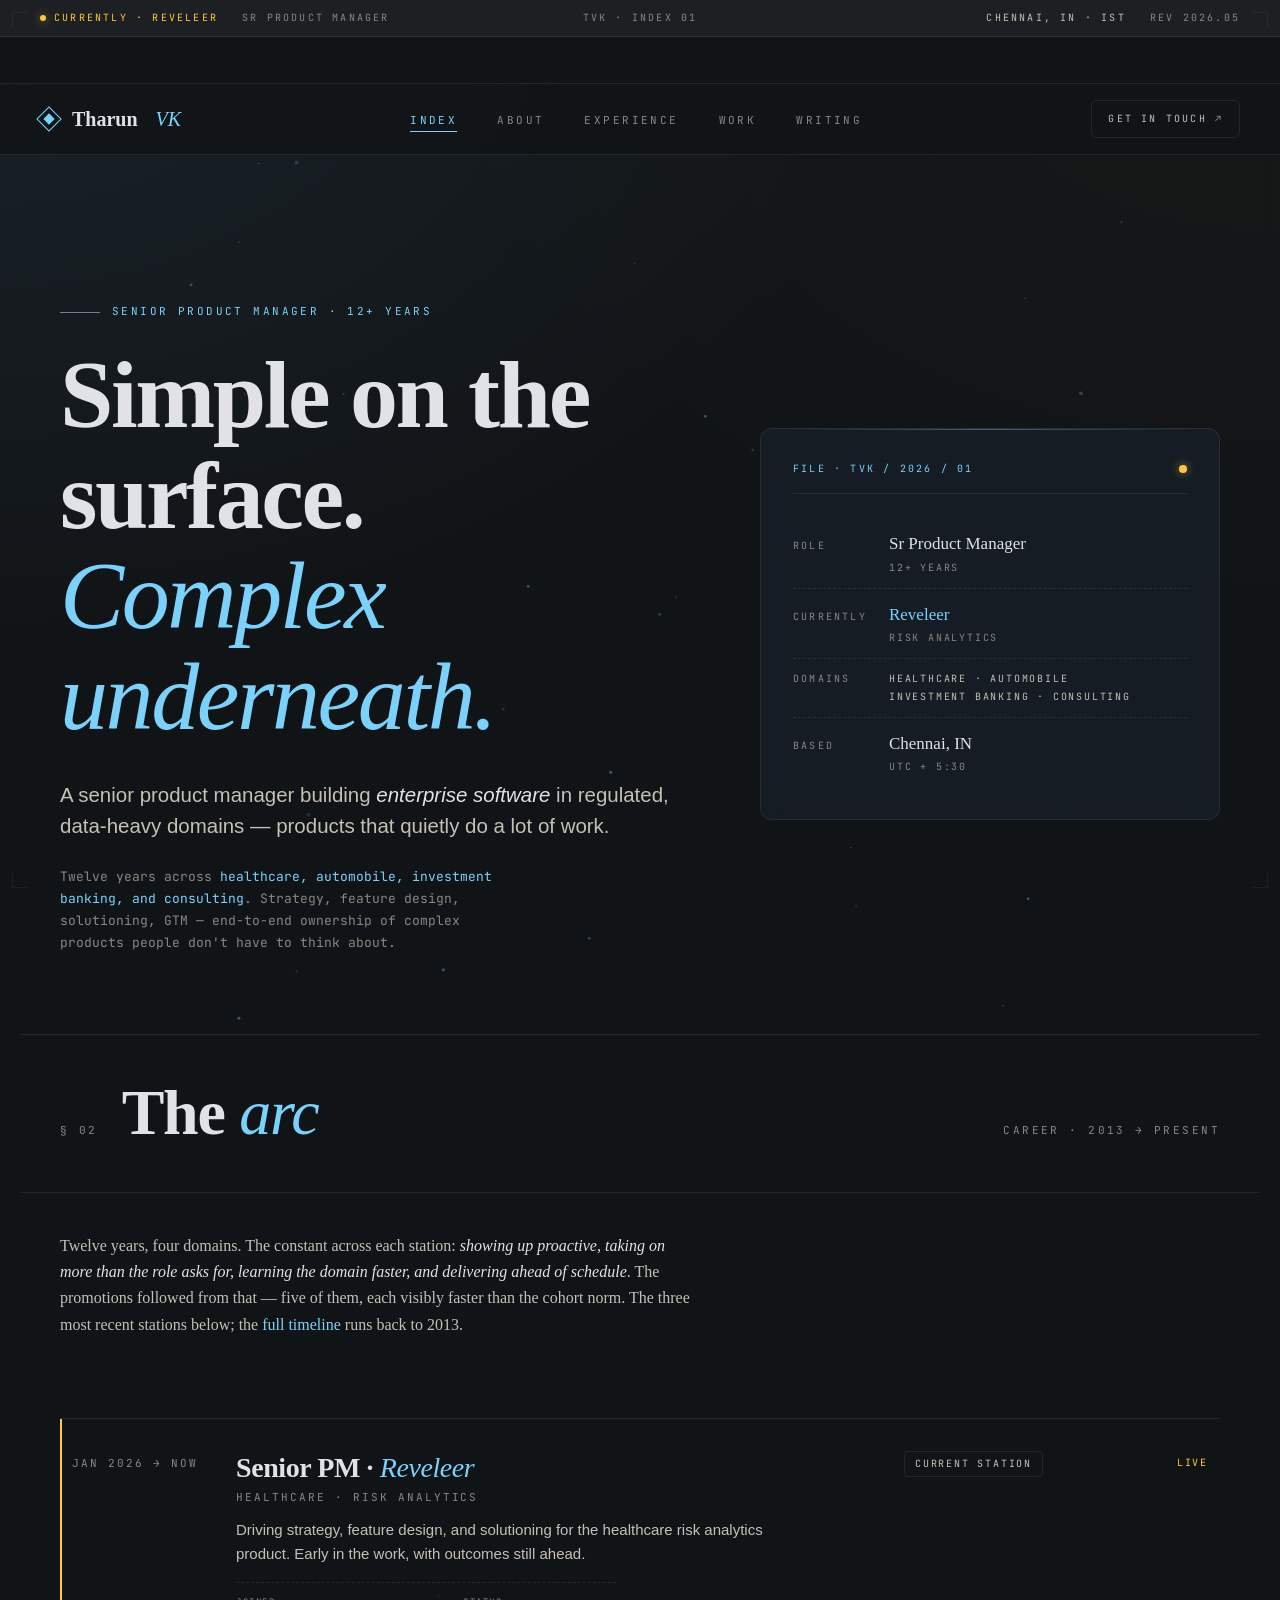
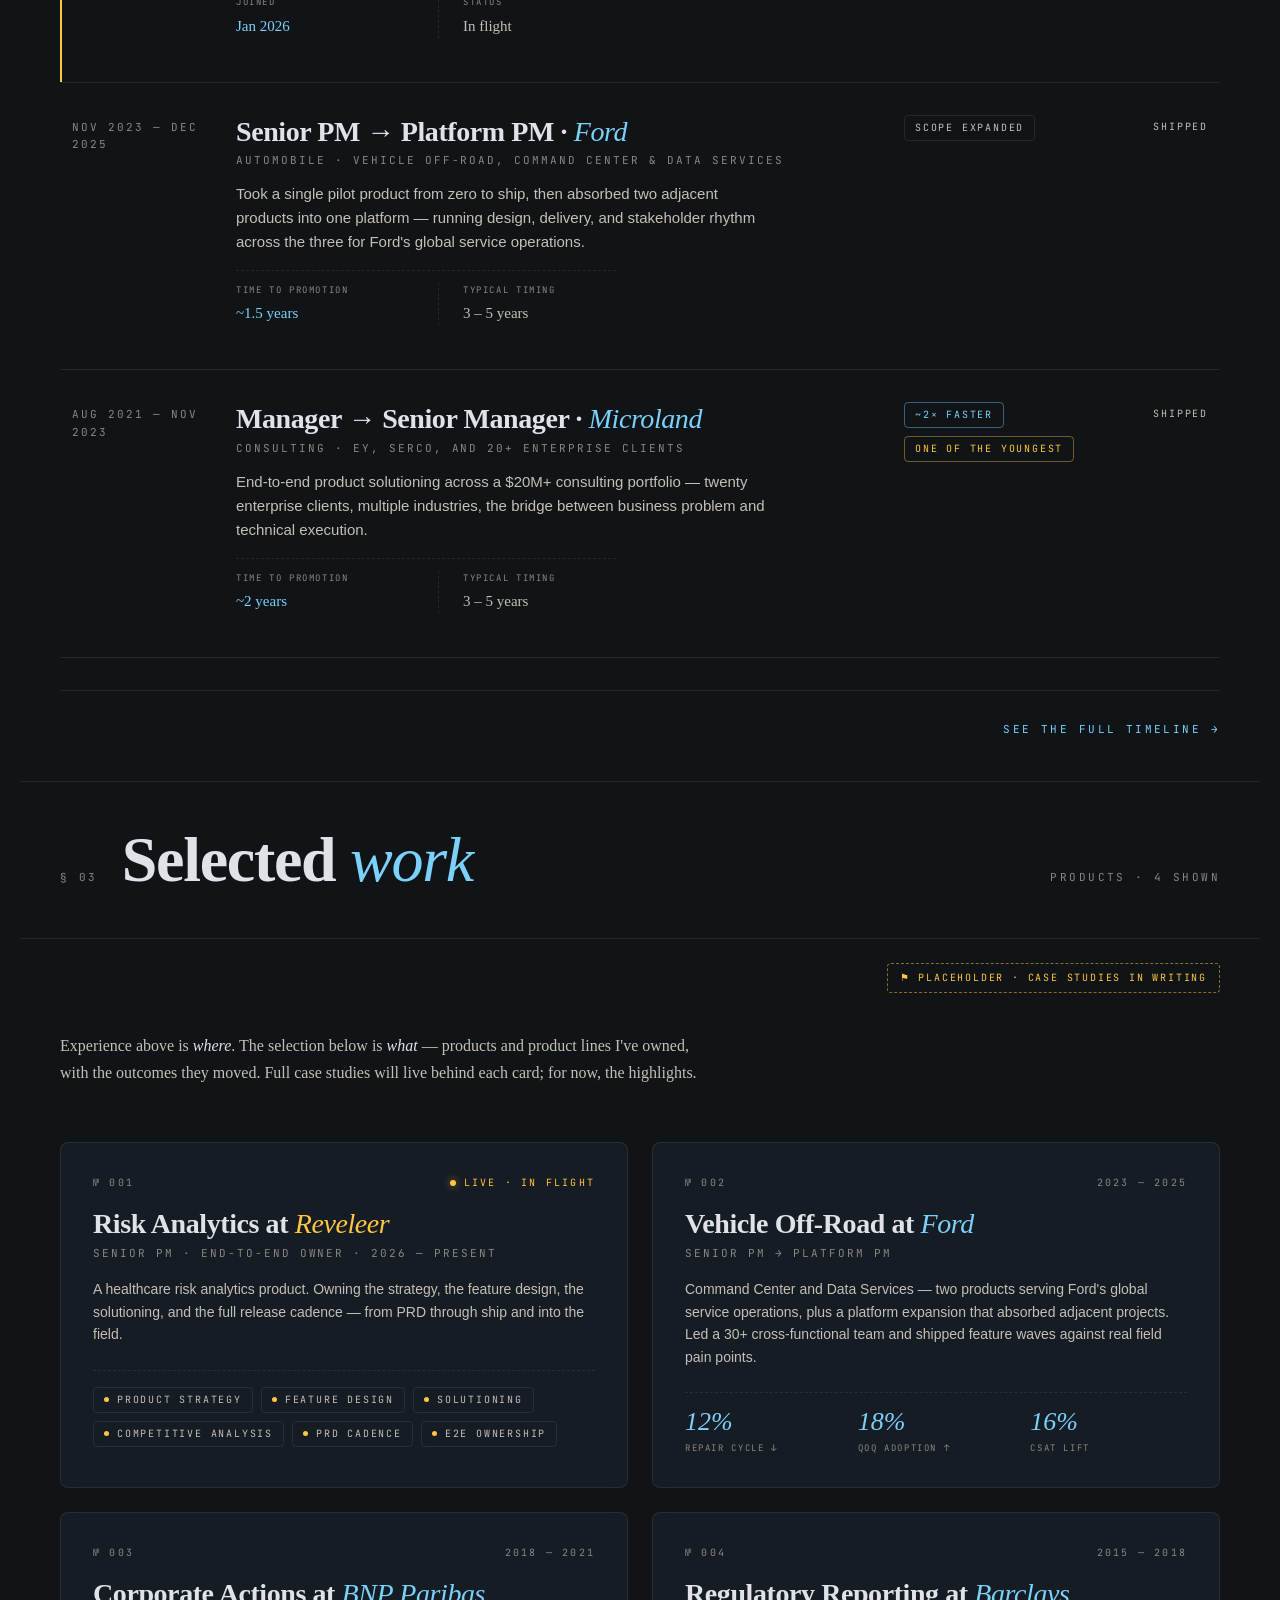
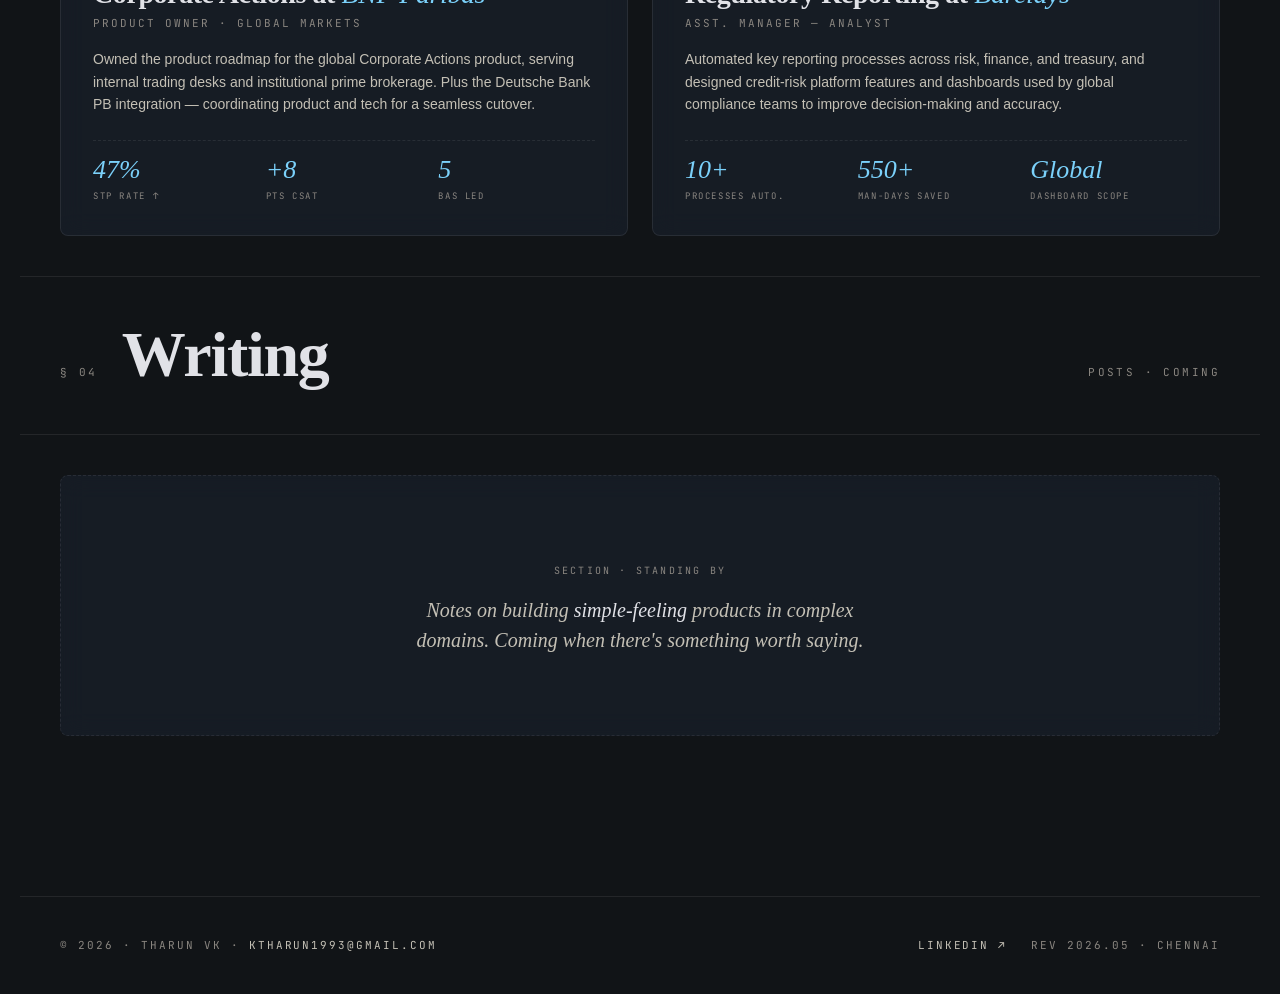
<file: index.html>
<!DOCTYPE html>
<html lang="en">
<head>
  <meta charset="UTF-8" />
  <meta name="viewport" content="width=device-width, initial-scale=1.0" />

  <title>Tharun VK — Senior Product Manager</title>
  <meta name="description" content="Senior product manager with 12+ years building enterprise software in regulated, data-heavy domains — healthcare, automobile, investment banking, consulting." />

  <!-- Open Graph / social share -->
  <meta property="og:type" content="website" />
  <meta property="og:url" content="https://tharunvk.com/" />
  <meta property="og:title" content="Tharun VK — Senior Product Manager" />
  <meta property="og:description" content="Simple on the surface. Complex underneath. A senior product manager building enterprise software in regulated, data-heavy domains." />
  <meta property="og:image" content="https://tharunvk.com/assets/og.png" />
  <meta name="twitter:card" content="summary_large_image" />

  <!-- Favicon (placeholder; replace with real favicon) -->
  <link rel="icon" type="image/svg+xml" href="/assets/favicon.svg" />

  <!-- Fonts -->
  <link rel="preconnect" href="https://fonts.googleapis.com" />
  <link rel="preconnect" href="https://fonts.gstatic.com" crossorigin />
  <link href="https://fonts.googleapis.com/css2?family=Fraunces:ital,opsz,wght@0,9..144,300;0,9..144,400;0,9..144,500;1,9..144,300;1,9..144,400&family=JetBrains+Mono:wght@300;400;500&display=swap" rel="stylesheet" />

  <!-- Site styles -->
  <link rel="stylesheet" href="/styles/tokens.css" />
  <link rel="stylesheet" href="/styles/base.css" />
  <link rel="stylesheet" href="/styles/components.css" />

  <style>
    .exp-more {
      margin-top: var(--s-6);
      padding-top: var(--s-5);
      border-top: 1px solid var(--rivet);
      text-align: right;
    }
    .exp-more a {
      font-family: var(--mono);
      font-size: var(--t-eyebrow, 11px);
      text-transform: uppercase;
      letter-spacing: var(--ls-mono-md);
      color: var(--waterline);
      text-decoration: none;
      transition: color var(--d-base, 350ms);
    }
    .exp-more a:hover { color: var(--paper); }
  </style>
</head>
<body>

<div class="frame">
  <span class="c tl"></span><span class="c tr"></span>
  <span class="c bl"></span><span class="c br"></span>
</div>

<div class="statusbar">
  <div class="left">
    <span class="live"><span class="pip"></span>Currently · Reveleer</span>
    <span>Sr Product Manager</span>
  </div>
  <div class="center">TVK · Index 01</div>
  <div class="right">
    <span class="clk">Chennai, IN · IST</span>
    <span>Rev 2026.05</span>
  </div>
</div>

<div class="ticker">
  <div class="ticker-track">
    Healthcare <span class="m">·</span> Automobile <span class="m">·</span> Investment Banking <span class="m">·</span> Consulting
    <span class="m">  //  </span>
    <span class="w">12+ years across enterprise SaaS and data products</span>
    <span class="m">  //  </span>
    Currently shipping risk analytics at Reveleer
    <span class="m">  //  </span>
    Healthcare <span class="m">·</span> Automobile <span class="m">·</span> Investment Banking <span class="m">·</span> Consulting
    <span class="m">  //  </span>
    <span class="w">12+ years across enterprise SaaS and data products</span>
  </div>
</div>

<nav class="primary">
  <div class="brand"><span class="brand-glyph"></span>Tharun <em>VK</em></div>
  <ul>
    <li><a href="/" class="active">Index</a></li>
    <li><a href="/about.html">About</a></li>
    <li><a href="/experience.html">Experience</a></li>
    <li><a href="/work.html">Work</a></li>
    <li><a href="/writing.html">Writing</a></li>
  </ul>
  <a href="mailto:ktharun1993@gmail.com" class="nav-cta">Get in touch <em>↗</em></a>
</nav>

<main>

  <!-- HERO -->
  <section class="hero">
    <canvas id="particleCanvas" aria-hidden="true"></canvas>
    <div>
      <div class="eyebrow">Senior Product Manager · 12+ years</div>
      <h1>Simple on the surface. <em>Complex underneath.</em></h1>
      <p class="tagline">A senior product manager building <em>enterprise software</em> in regulated, data-heavy domains — products that quietly do a lot of work.</p>
      <p class="lede">Twelve years across <span class="accent">healthcare, automobile, investment banking, and consulting</span>. Strategy, feature design, solutioning, GTM — end-to-end ownership of complex products people don't have to think about.</p>
    </div>
    <aside class="meta-card">
      <div class="file-id">
        <span>FILE · TVK / 2026 / 01</span>
        <span class="pip"></span>
      </div>
      <div class="row">
        <span class="k">Role</span>
        <span class="v">Sr Product Manager<small>12+ years</small></span>
      </div>
      <div class="row">
        <span class="k">Currently</span>
        <span class="v accent">Reveleer<small>Risk Analytics</small></span>
      </div>
      <div class="row">
        <span class="k">Domains</span>
        <span class="v domains-list">
          <small>Healthcare · Automobile</small>
          <small>Investment Banking · Consulting</small>
        </span>
      </div>
      <div class="row">
        <span class="k">Based</span>
        <span class="v">Chennai, IN<small>UTC + 5:30</small></span>
      </div>
    </aside>
  </section>

  <!-- EXPERIENCE / THE ARC -->
  <div class="sec-head" id="experience">
    <div class="num">§ 02</div>
    <h2>The <em>arc</em></h2>
    <div class="meta">Career · 2013 → present</div>
  </div>

  <section class="experience">
    <p class="exp-intro">Twelve years, four domains. The constant across each station: <em>showing up proactive, taking on more than the role asks for, learning the domain faster, and delivering ahead of schedule</em>. The promotions followed from that — five of them, each visibly faster than the cohort norm. The three most recent stations below; the <a href="/experience.html" style="color:var(--waterline);">full timeline</a> runs back to 2013.</p>

    <div class="exp-list">

      <div class="exp-row current">
        <div class="yr">Jan 2026 → now</div>
        <div class="body">
          <h3>Senior PM · <em>Reveleer</em></h3>
          <div class="role">Healthcare · Risk Analytics</div>
          <p class="note">Driving strategy, feature design, and solutioning for the healthcare risk analytics product. Early in the work, with outcomes still ahead.</p>
          <div class="promo">
            <div>
              <span class="label">Joined</span>
              <span class="val fast">Jan 2026</span>
            </div>
            <div>
              <span class="label">Status</span>
              <span class="val typical">In flight</span>
            </div>
          </div>
        </div>
        <div class="marker">
          <span class="badge">Current station</span>
        </div>
        <div class="status"><span class="v">Live</span></div>
      </div>

      <div class="exp-row">
        <div class="yr">Nov 2023 — Dec 2025</div>
        <div class="body">
          <h3>Senior PM → Platform PM · <em>Ford</em></h3>
          <div class="role">Automobile · Vehicle Off-Road, Command Center & Data Services</div>
          <p class="note">Took a single pilot product from zero to ship, then absorbed two adjacent products into one platform — running design, delivery, and stakeholder rhythm across the three for Ford's global service operations.</p>
          <div class="promo">
            <div>
              <span class="label">Time to promotion</span>
              <span class="val fast">~1.5 years</span>
            </div>
            <div>
              <span class="label">Typical timing</span>
              <span class="val typical">3 – 5 years</span>
            </div>
          </div>
        </div>
        <div class="marker">
          <span class="badge">Scope expanded</span>
        </div>
        <div class="status"><span class="v">Shipped</span></div>
      </div>

      <div class="exp-row">
        <div class="yr">Aug 2021 — Nov 2023</div>
        <div class="body">
          <h3>Manager → Senior Manager · <em>Microland</em></h3>
          <div class="role">Consulting · EY, Serco, and 20+ enterprise clients</div>
          <p class="note">End-to-end product solutioning across a $20M+ consulting portfolio — twenty enterprise clients, multiple industries, the bridge between business problem and technical execution.</p>
          <div class="promo">
            <div>
              <span class="label">Time to promotion</span>
              <span class="val fast">~2 years</span>
            </div>
            <div>
              <span class="label">Typical timing</span>
              <span class="val typical">3 – 5 years</span>
            </div>
          </div>
        </div>
        <div class="marker">
          <span class="badge fast">~2× faster</span>
          <span class="badge young">One of the youngest</span>
        </div>
        <div class="status"><span class="v">Shipped</span></div>
      </div>

    </div>

    <div class="exp-more">
      <a href="/experience.html">See the full timeline →</a>
    </div>
  </section>

  <!-- WORK -->
  <div class="sec-head" id="work">
    <div class="num">§ 03</div>
    <h2>Selected <em>work</em></h2>
    <div class="meta">Products · 4 shown</div>
  </div>

  <div class="placeholder-ribbon">
    <span class="tag">⚑ Placeholder · case studies in writing</span>
  </div>

  <section class="work">
    <p class="work-intro">Experience above is <em>where</em>. The selection below is <em>what</em> — products and product lines I've owned, with the outcomes they moved. Full case studies will live behind each card; for now, the highlights.</p>

    <div class="work-grid">

      <article class="work-card live">
        <div class="meta">
          <span class="num">№ 001</span>
          <span class="live-tag">Live · in flight</span>
        </div>
        <h3>Risk Analytics at <em>Reveleer</em></h3>
        <div class="role">Senior PM · End-to-end owner · 2026 — present</div>
        <p class="desc">A healthcare risk analytics product. Owning the strategy, the feature design, the solutioning, and the full release cadence — from PRD through ship and into the field.</p>
        <div class="scope">
          <span class="scope-item">Product strategy</span>
          <span class="scope-item">Feature design</span>
          <span class="scope-item">Solutioning</span>
          <span class="scope-item">Competitive analysis</span>
          <span class="scope-item">PRD cadence</span>
          <span class="scope-item">E2E ownership</span>
        </div>
      </article>

      <article class="work-card">
        <div class="meta">
          <span class="num">№ 002</span>
          <span class="yr">2023 — 2025</span>
        </div>
        <h3>Vehicle Off-Road at <em>Ford</em></h3>
        <div class="role">Senior PM → Platform PM</div>
        <p class="desc">Command Center and Data Services — two products serving Ford's global service operations, plus a platform expansion that absorbed adjacent projects. Led a 30+ cross-functional team and shipped feature waves against real field pain points.</p>
        <div class="metrics">
          <div class="metric"><div class="big">12%</div><div class="lbl">repair cycle ↓</div></div>
          <div class="metric"><div class="big">18%</div><div class="lbl">QoQ adoption ↑</div></div>
          <div class="metric"><div class="big">16%</div><div class="lbl">CSAT lift</div></div>
        </div>
      </article>

      <article class="work-card">
        <div class="meta">
          <span class="num">№ 003</span>
          <span class="yr">2018 — 2021</span>
        </div>
        <h3>Corporate Actions at <em>BNP Paribas</em></h3>
        <div class="role">Product Owner · Global Markets</div>
        <p class="desc">Owned the product roadmap for the global Corporate Actions product, serving internal trading desks and institutional prime brokerage. Plus the Deutsche Bank PB integration — coordinating product and tech for a seamless cutover.</p>
        <div class="metrics">
          <div class="metric"><div class="big">47%</div><div class="lbl">STP rate ↑</div></div>
          <div class="metric"><div class="big">+8</div><div class="lbl">pts CSAT</div></div>
          <div class="metric"><div class="big">5</div><div class="lbl">BAs led</div></div>
        </div>
      </article>

      <article class="work-card">
        <div class="meta">
          <span class="num">№ 004</span>
          <span class="yr">2015 — 2018</span>
        </div>
        <h3>Regulatory Reporting at <em>Barclays</em></h3>
        <div class="role">Asst. Manager — Analyst</div>
        <p class="desc">Automated key reporting processes across risk, finance, and treasury, and designed credit-risk platform features and dashboards used by global compliance teams to improve decision-making and accuracy.</p>
        <div class="metrics">
          <div class="metric"><div class="big">10+</div><div class="lbl">processes auto.</div></div>
          <div class="metric"><div class="big">550+</div><div class="lbl">man-days saved</div></div>
          <div class="metric"><div class="big">Global</div><div class="lbl">dashboard scope</div></div>
        </div>
      </article>

    </div>
  </section>

  <!-- WRITING -->
  <div class="sec-head" id="writing">
    <div class="num">§ 04</div>
    <h2>Writing</h2>
    <div class="meta">Posts · coming</div>
  </div>

  <section class="writing-teaser">
    <div class="writing-empty">
      <div class="tag">Section · standing by</div>
      <p>Notes on building <em>simple-feeling</em> products in complex domains. Coming when there's something worth saying.</p>
    </div>
  </section>

</main>

<footer>
  <div>© 2026 · Tharun VK · <a href="mailto:ktharun1993@gmail.com">ktharun1993@gmail.com</a></div>
  <div class="right">
    <a href="https://www.linkedin.com/in/tharunvk/" target="_blank" rel="noopener">LinkedIn ↗</a>
    <span>Rev 2026.05 · Chennai</span>
  </div>
</footer>

<script src="/particles.js" defer></script>

</body>
</html>
</file>
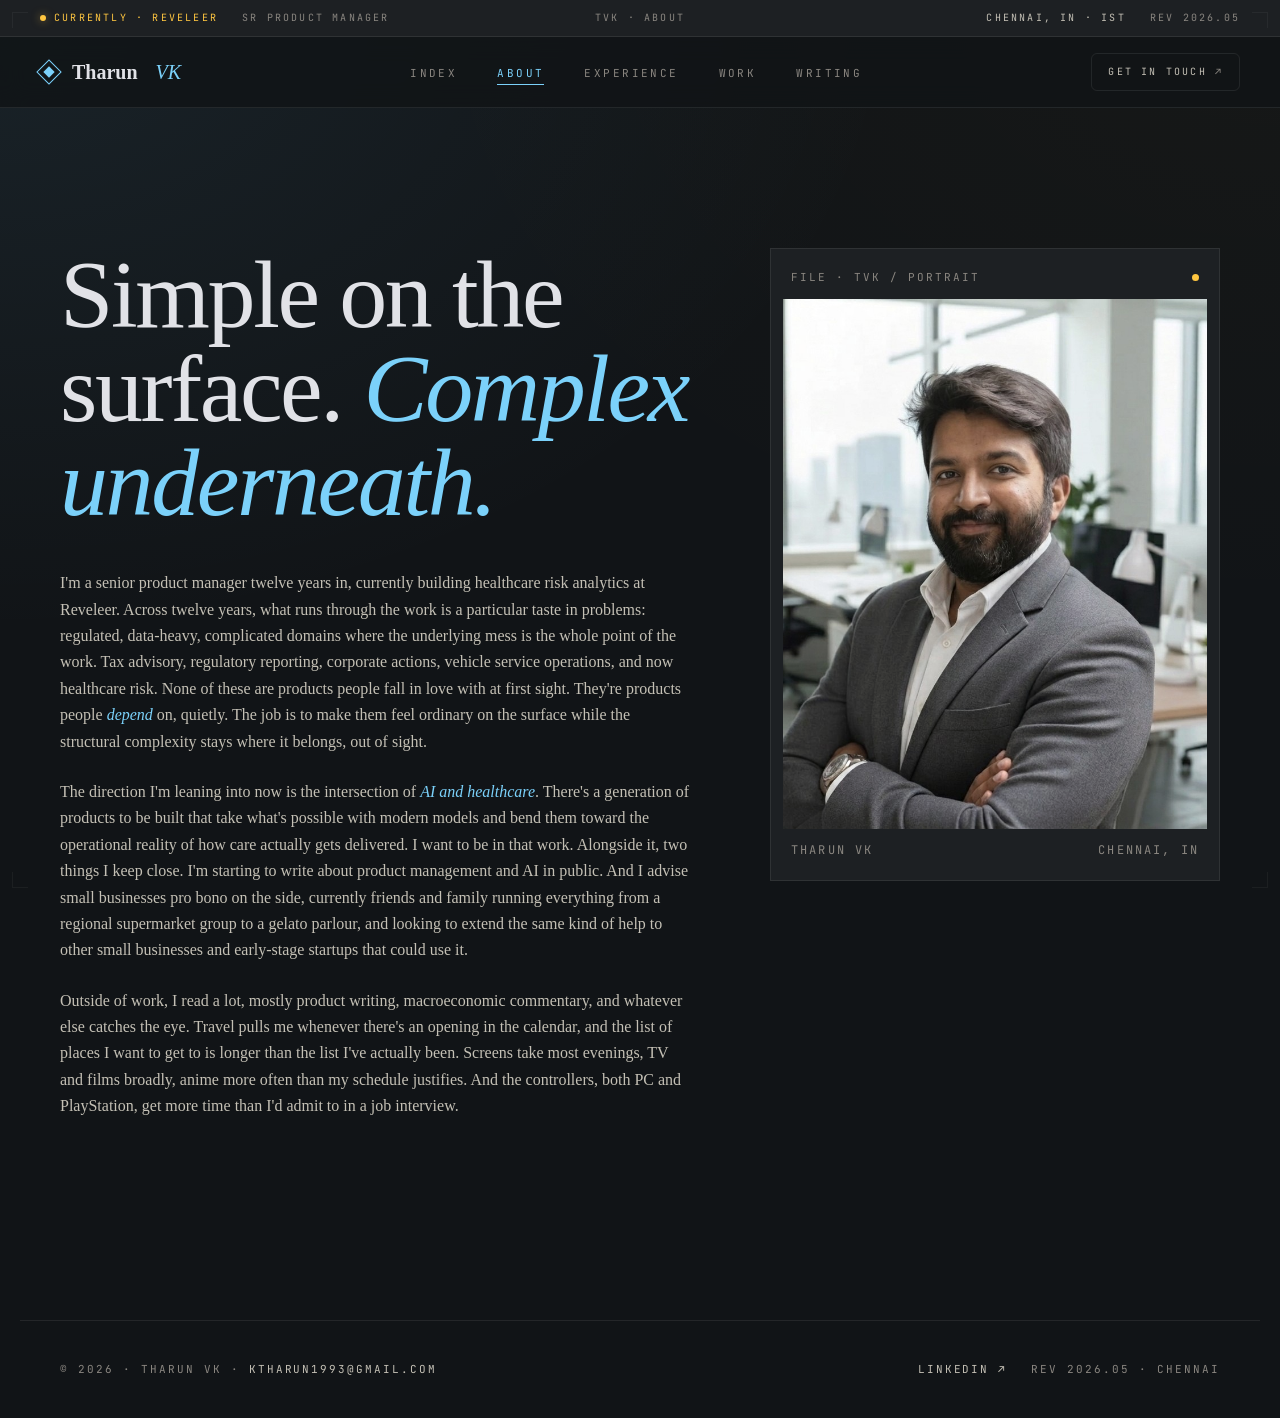
<file: about.html>
<!DOCTYPE html>
<html lang="en">
<head>
  <meta charset="UTF-8" />
  <meta name="viewport" content="width=device-width, initial-scale=1.0" />
  <title>About — Tharun VK</title>
  <meta name="description" content="Senior product manager twelve years in, building healthcare risk analytics at Reveleer. A taste for regulated, data-heavy, complicated domains." />

  <!-- Open Graph / social share -->
  <meta property="og:type" content="profile" />
  <meta property="og:url" content="https://tharunvk.com/about.html" />
  <meta property="og:title" content="About — Tharun VK" />
  <meta property="og:description" content="Senior product manager twelve years in, building healthcare risk analytics at Reveleer. A taste for regulated, data-heavy, complicated domains." />
  <meta property="og:image" content="https://tharunvk.com/assets/og.png" />
  <meta name="twitter:card" content="summary_large_image" />

  <link rel="icon" type="image/svg+xml" href="/assets/favicon.svg" />

  <link rel="preconnect" href="https://fonts.googleapis.com" />
  <link rel="preconnect" href="https://fonts.gstatic.com" crossorigin />
  <link href="https://fonts.googleapis.com/css2?family=Fraunces:ital,opsz,wght@0,9..144,300;0,9..144,400;0,9..144,500;1,9..144,300;1,9..144,400&family=JetBrains+Mono:wght@300;400;500&display=swap" rel="stylesheet" />

  <link rel="stylesheet" href="/styles/tokens.css" />
  <link rel="stylesheet" href="/styles/base.css" />
  <link rel="stylesheet" href="/styles/components.css" />

  <style>
    /* About-page-only layout. Uses design tokens; no raw hex values. */
    .about-wrap {
      max-width: var(--max-content, 1240px);
      margin: 0 auto;
      padding: var(--s-11) var(--s-7) var(--s-9);
    }
    .about-grid {
      display: grid;
      grid-template-columns: 1.4fr 1fr;
      gap: var(--s-9);
      align-items: start;
    }
    .about-grid .prose-col .eyebrow { margin-bottom: var(--s-4); }
    .about-grid h1 {
      font-family: var(--serif);
      font-weight: 400;
      font-size: var(--t-h1);
      line-height: 0.98;
      letter-spacing: -0.025em;
      margin-bottom: var(--s-7);
    }
    .about-grid h1 em { font-style: italic; color: var(--waterline); }

    .about-prose p {
      font-family: var(--serif);
      font-size: var(--t-prose);
      line-height: 1.65;
      color: var(--paper-dim);
      margin-bottom: var(--s-5);
    }
    .about-prose p:last-child { margin-bottom: 0; }
    .about-prose em {
      font-style: italic;
      font-weight: 300;
      color: var(--waterline);
    }

    /* Portrait card: glassmorphic surface consistent with site cards */
    .about-portrait {
      position: sticky;
      top: var(--s-9);
      border: 1px solid var(--rivet);
      background: var(--abyss-2);
      padding: var(--s-3);
    }
    .about-portrait .frame-line {
      display: flex;
      justify-content: space-between;
      font-family: var(--mono);
      font-size: var(--t-eyebrow, 11px);
      text-transform: uppercase;
      letter-spacing: var(--ls-mono-sm);
      color: var(--paper-mute);
      padding: var(--s-2) var(--s-2) var(--s-3);
    }
    .about-portrait .pip {
      width: 7px; height: 7px; border-radius: 50%;
      background: var(--signal);
      align-self: center;
    }
    .about-portrait img {
      display: block;
      width: 100%;
      height: auto;
      filter: grayscale(0.15) contrast(1.02);
    }
    .about-portrait .caption {
      font-family: var(--mono);
      font-size: var(--t-body-mono, 12px);
      letter-spacing: var(--ls-mono-sm);
      text-transform: uppercase;
      color: var(--paper-mute);
      padding: var(--s-3) var(--s-2) var(--s-2);
      display: flex;
      justify-content: space-between;
    }

    @media (max-width: 880px) {
      .about-wrap { padding: var(--s-9) var(--s-5) var(--s-8); }
      .about-grid { grid-template-columns: 1fr; gap: var(--s-7); }
      .about-portrait { position: static; order: -1; max-width: 420px; }
    }
  </style>
</head>
<body>

<div class="frame">
  <span class="c tl"></span><span class="c tr"></span>
  <span class="c bl"></span><span class="c br"></span>
</div>

<div class="statusbar">
  <div class="left">
    <span class="live"><span class="pip"></span>Currently · Reveleer</span>
    <span>Sr Product Manager</span>
  </div>
  <div class="center">TVK · About</div>
  <div class="right">
    <span class="clk">Chennai, IN · IST</span>
    <span>Rev 2026.05</span>
  </div>
</div>

<nav class="primary">
  <div class="brand"><a href="/" style="display:inline-flex;align-items:center;gap:14px;"><span class="brand-glyph"></span>Tharun <em>VK</em></a></div>
  <ul>
    <li><a href="/">Index</a></li>
    <li><a href="/about.html" class="active">About</a></li>
    <li><a href="/experience.html">Experience</a></li>
    <li><a href="/work.html">Work</a></li>
    <li><a href="/writing.html">Writing</a></li>
  </ul>
  <a href="mailto:ktharun1993@gmail.com" class="nav-cta">Get in touch <em>↗</em></a>
</nav>

<main>
  <div class="about-wrap">
    <div class="about-grid">

      <div class="prose-col">
        <h1>Simple on the surface. <em>Complex underneath.</em></h1>

        <div class="about-prose">
          <p>I'm a senior product manager twelve years in, currently building healthcare risk analytics at Reveleer. Across twelve years, what runs through the work is a particular taste in problems: regulated, data-heavy, complicated domains where the underlying mess is the whole point of the work. Tax advisory, regulatory reporting, corporate actions, vehicle service operations, and now healthcare risk. None of these are products people fall in love with at first sight. They're products people <em>depend</em> on, quietly. The job is to make them feel ordinary on the surface while the structural complexity stays where it belongs, out of sight.</p>

          <p>The direction I'm leaning into now is the intersection of <em>AI and healthcare</em>. There's a generation of products to be built that take what's possible with modern models and bend them toward the operational reality of how care actually gets delivered. I want to be in that work. Alongside it, two things I keep close. I'm starting to write about product management and AI in public. And I advise small businesses pro bono on the side, currently friends and family running everything from a regional supermarket group to a gelato parlour, and looking to extend the same kind of help to other small businesses and early-stage startups that could use it.</p>

          <p>Outside of work, I read a lot, mostly product writing, macroeconomic commentary, and whatever else catches the eye. Travel pulls me whenever there's an opening in the calendar, and the list of places I want to get to is longer than the list I've actually been. Screens take most evenings, TV and films broadly, anime more often than my schedule justifies. And the controllers, both PC and PlayStation, get more time than I'd admit to in a job interview.</p>
        </div>
      </div>

      <aside class="about-portrait">
        <div class="frame-line">
          <span>FILE · TVK / PORTRAIT</span>
          <span class="pip"></span>
        </div>
        <img src="/assets/tharun-about.jpg" alt="Tharun VK" />
        <div class="caption">
          <span>Tharun VK</span>
          <span>Chennai, IN</span>
        </div>
      </aside>

    </div>
  </div>
</main>

<footer>
  <div>© 2026 · Tharun VK · <a href="mailto:ktharun1993@gmail.com">ktharun1993@gmail.com</a></div>
  <div class="right">
    <a href="https://www.linkedin.com/in/tharunvk/" target="_blank" rel="noopener">LinkedIn ↗</a>
    <span>Rev 2026.05 · Chennai</span>
  </div>
</footer>

</body>
</html>
</file>
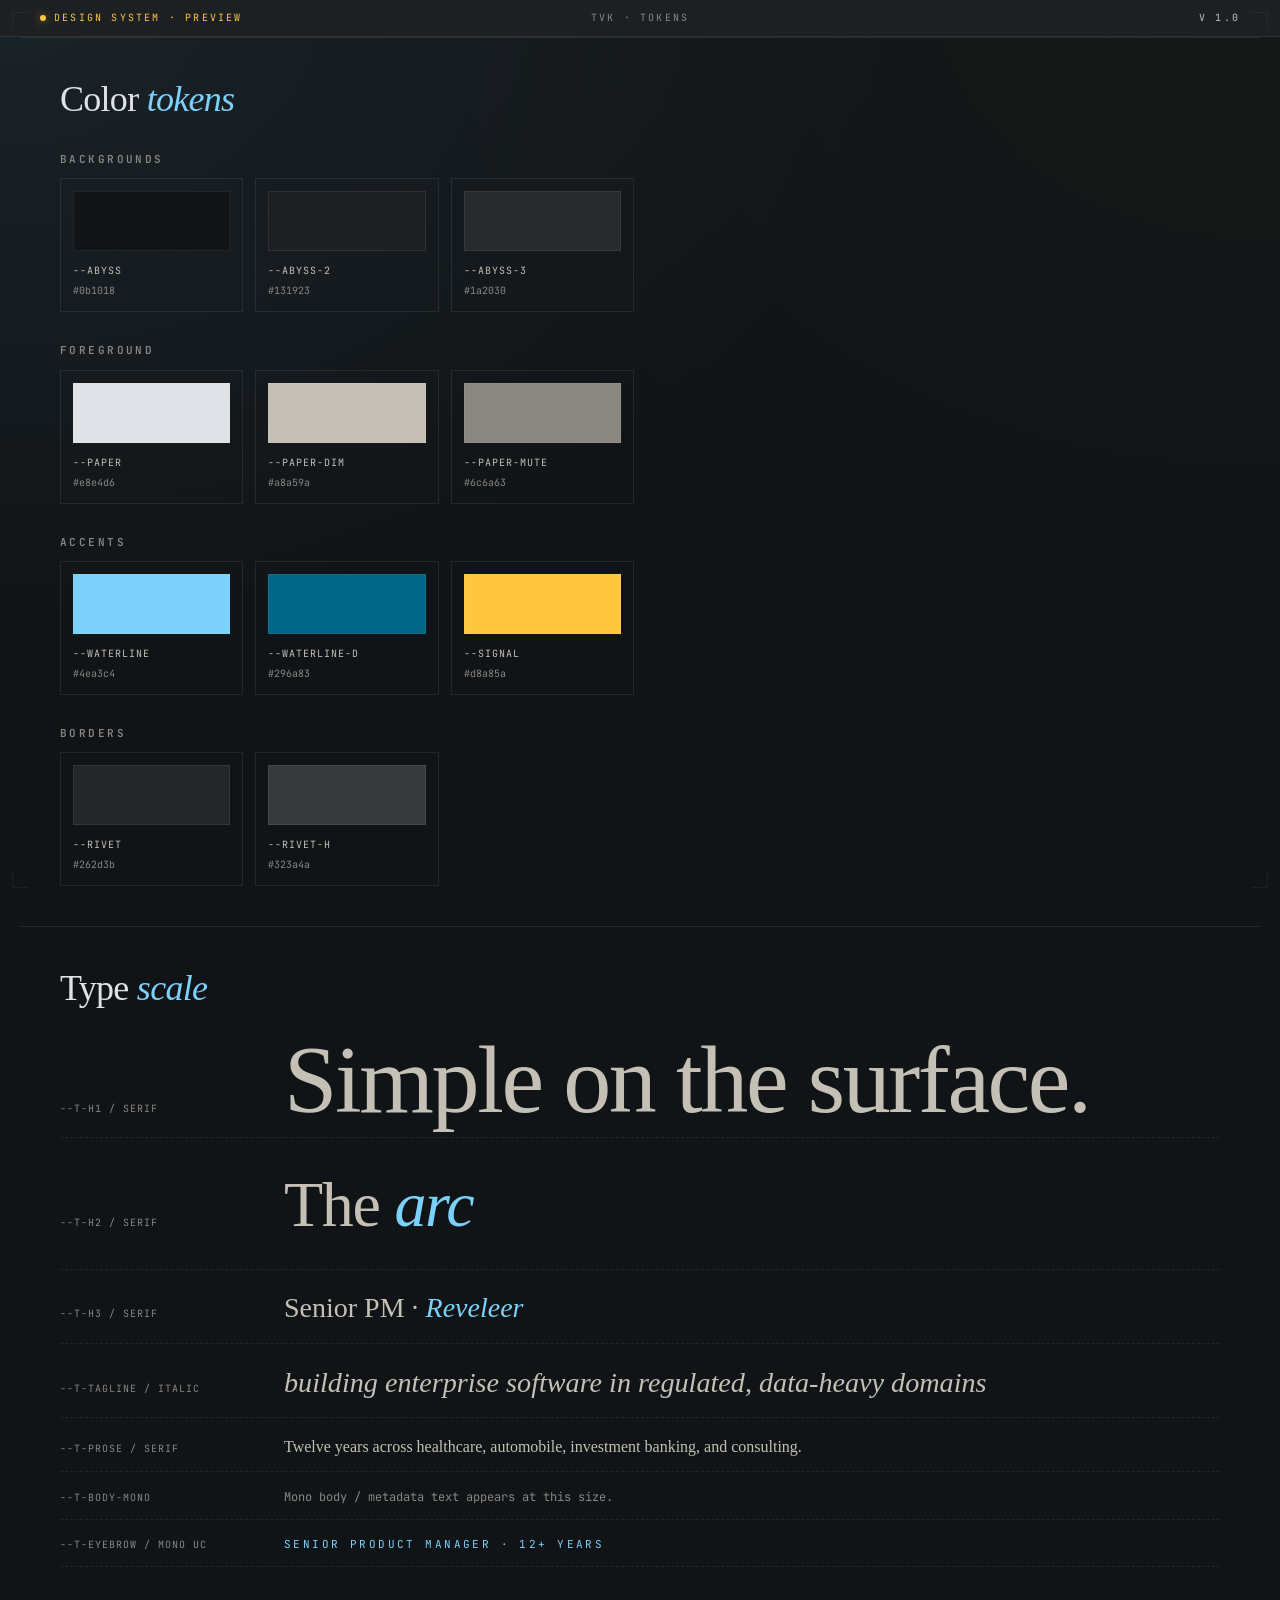
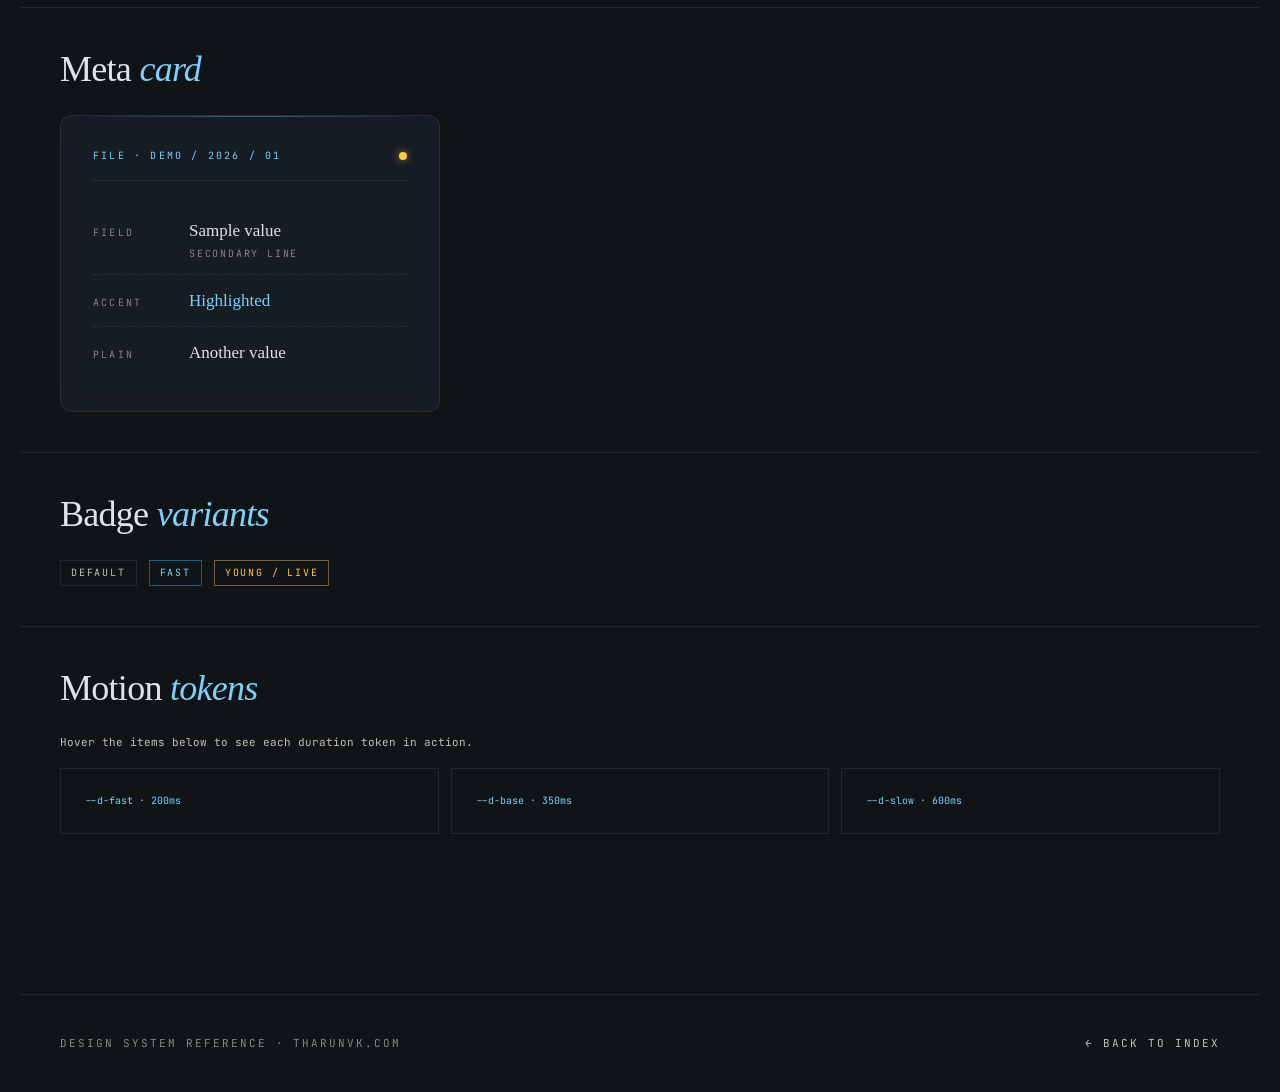
<file: design-system.html>
<!DOCTYPE html>
<html lang="en">
<head>
  <meta charset="UTF-8" />
  <meta name="viewport" content="width=device-width, initial-scale=1.0" />
  <title>Design System — tharunvk.com</title>
  <link rel="preconnect" href="https://fonts.googleapis.com" />
  <link rel="preconnect" href="https://fonts.gstatic.com" crossorigin />
  <link href="https://fonts.googleapis.com/css2?family=Fraunces:ital,opsz,wght@0,9..144,300;0,9..144,400;0,9..144,500;1,9..144,300;1,9..144,400&family=JetBrains+Mono:wght@300;400;500&display=swap" rel="stylesheet" />
  <link rel="stylesheet" href="/styles/tokens.css" />
  <link rel="stylesheet" href="/styles/base.css" />
  <link rel="stylesheet" href="/styles/components.css" />
  <style>
    .ds-section { max-width: var(--max-content); margin: 0 auto; padding: var(--s-7); border-top: 1px solid var(--rivet); }
    .ds-section h2 { font-family: var(--serif); font-weight: 400; font-size: 36px; letter-spacing: -0.02em; margin-bottom: var(--s-5); }
    .ds-section h2 em { font-style: italic; color: var(--waterline); }
    .ds-section h3 { font-family: var(--mono); font-size: 11px; text-transform: uppercase; letter-spacing: var(--ls-mono-md); color: var(--paper-mute); margin: var(--s-6) 0 var(--s-3); }
    .ds-grid { display: grid; grid-template-columns: repeat(auto-fill, minmax(180px, 1fr)); gap: var(--s-3); }
    .swatch { border: 1px solid var(--rivet); padding: var(--s-3); }
    .swatch .chip { height: 60px; margin-bottom: var(--s-3); border: 1px solid rgba(232,228,214,0.08); }
    .swatch .name { font-family: var(--mono); font-size: 10px; letter-spacing: 0.1em; text-transform: uppercase; color: var(--paper-dim); }
    .swatch .hex { font-family: var(--mono); font-size: 10px; color: var(--paper-mute); margin-top: 4px; }
    .typescale { display: flex; flex-direction: column; gap: var(--s-4); }
    .typespec { display: grid; grid-template-columns: 200px 1fr; gap: var(--s-5); align-items: baseline; border-bottom: 1px dashed var(--rivet); padding-bottom: var(--s-3); }
    .typespec .label { font-family: var(--mono); font-size: 10px; letter-spacing: 0.1em; text-transform: uppercase; color: var(--paper-mute); }
  </style>
</head>
<body>

<div class="frame"><span class="c tl"></span><span class="c tr"></span><span class="c bl"></span><span class="c br"></span></div>

<div class="statusbar">
  <div class="left"><span class="live"><span class="pip"></span>Design system · preview</span></div>
  <div class="center">TVK · Tokens</div>
  <div class="right"><span class="clk">v 1.0</span></div>
</div>

<main>

<section class="ds-section">
  <h2>Color <em>tokens</em></h2>

  <h3>Backgrounds</h3>
  <div class="ds-grid">
    <div class="swatch"><div class="chip" style="background:var(--abyss);"></div><div class="name">--abyss</div><div class="hex">#0b1018</div></div>
    <div class="swatch"><div class="chip" style="background:var(--abyss-2);"></div><div class="name">--abyss-2</div><div class="hex">#131923</div></div>
    <div class="swatch"><div class="chip" style="background:var(--abyss-3);"></div><div class="name">--abyss-3</div><div class="hex">#1a2030</div></div>
  </div>

  <h3>Foreground</h3>
  <div class="ds-grid">
    <div class="swatch"><div class="chip" style="background:var(--paper);"></div><div class="name">--paper</div><div class="hex">#e8e4d6</div></div>
    <div class="swatch"><div class="chip" style="background:var(--paper-dim);"></div><div class="name">--paper-dim</div><div class="hex">#a8a59a</div></div>
    <div class="swatch"><div class="chip" style="background:var(--paper-mute);"></div><div class="name">--paper-mute</div><div class="hex">#6c6a63</div></div>
  </div>

  <h3>Accents</h3>
  <div class="ds-grid">
    <div class="swatch"><div class="chip" style="background:var(--waterline);"></div><div class="name">--waterline</div><div class="hex">#4ea3c4</div></div>
    <div class="swatch"><div class="chip" style="background:var(--waterline-d);"></div><div class="name">--waterline-d</div><div class="hex">#296a83</div></div>
    <div class="swatch"><div class="chip" style="background:var(--signal);"></div><div class="name">--signal</div><div class="hex">#d8a85a</div></div>
  </div>

  <h3>Borders</h3>
  <div class="ds-grid">
    <div class="swatch"><div class="chip" style="background:var(--rivet);"></div><div class="name">--rivet</div><div class="hex">#262d3b</div></div>
    <div class="swatch"><div class="chip" style="background:var(--rivet-h);"></div><div class="name">--rivet-h</div><div class="hex">#323a4a</div></div>
  </div>
</section>

<section class="ds-section">
  <h2>Type <em>scale</em></h2>
  <div class="typescale">
    <div class="typespec"><div class="label">--t-h1 / serif</div><div style="font-family:var(--serif);font-weight:400;font-size:var(--t-h1);line-height:0.95;letter-spacing:-0.025em;">Simple on the surface.</div></div>
    <div class="typespec"><div class="label">--t-h2 / serif</div><div style="font-family:var(--serif);font-weight:400;font-size:var(--t-h2);letter-spacing:-0.02em;">The <em style="color:var(--waterline);">arc</em></div></div>
    <div class="typespec"><div class="label">--t-h3 / serif</div><div style="font-family:var(--serif);font-weight:400;font-size:var(--t-h3);">Senior PM · <em style="color:var(--waterline);">Reveleer</em></div></div>
    <div class="typespec"><div class="label">--t-tagline / italic</div><div style="font-family:var(--serif);font-style:italic;font-weight:300;font-size:var(--t-tagline);color:var(--paper-dim);">building enterprise software in regulated, data-heavy domains</div></div>
    <div class="typespec"><div class="label">--t-prose / serif</div><div style="font-family:var(--serif);font-size:var(--t-prose);color:var(--paper-dim);">Twelve years across healthcare, automobile, investment banking, and consulting.</div></div>
    <div class="typespec"><div class="label">--t-body-mono</div><div style="font-family:var(--mono);font-size:var(--t-body-mono);color:var(--paper-mute);">Mono body / metadata text appears at this size.</div></div>
    <div class="typespec"><div class="label">--t-eyebrow / mono UC</div><div style="font-family:var(--mono);font-size:var(--t-eyebrow);text-transform:uppercase;letter-spacing:var(--ls-mono-md);color:var(--waterline);">Senior Product Manager · 12+ years</div></div>
  </div>
</section>

<section class="ds-section">
  <h2>Meta <em>card</em></h2>
  <div style="max-width:380px;">
    <aside class="meta-card">
      <div class="file-id">
        <span>FILE · DEMO / 2026 / 01</span>
        <span class="pip"></span>
      </div>
      <div class="row"><span class="k">Field</span><span class="v">Sample value<small>secondary line</small></span></div>
      <div class="row"><span class="k">Accent</span><span class="v accent">Highlighted</span></div>
      <div class="row"><span class="k">Plain</span><span class="v">Another value</span></div>
    </aside>
  </div>
</section>

<section class="ds-section">
  <h2>Badge <em>variants</em></h2>
  <div style="font-family:var(--mono);font-size:10px;letter-spacing:var(--ls-mono-sm);text-transform:uppercase;display:flex;gap:var(--s-3);flex-wrap:wrap;">
    <span style="border:1px solid var(--rivet);padding:var(--s-1) 10px;color:var(--paper-dim);">Default</span>
    <span style="border:1px solid var(--waterline-d);padding:var(--s-1) 10px;color:var(--waterline);">Fast</span>
    <span style="border:1px solid rgba(216,168,90,0.5);padding:var(--s-1) 10px;color:var(--signal);">Young / Live</span>
  </div>
</section>

<section class="ds-section">
  <h2>Motion <em>tokens</em></h2>
  <div style="font-family:var(--mono);font-size:11px;color:var(--paper-dim);">
    Hover the items below to see each duration token in action.
  </div>
  <div style="display:grid;grid-template-columns:repeat(3,1fr);gap:var(--s-3);margin-top:var(--s-4);">
    <div style="border:1px solid var(--rivet);padding:var(--s-5);transition:border-color var(--d-fast);" onmouseover="this.style.borderColor='var(--waterline)';" onmouseout="this.style.borderColor='var(--rivet)';">
      <div style="font-family:var(--mono);font-size:10px;color:var(--waterline);">--d-fast · 200ms</div>
    </div>
    <div style="border:1px solid var(--rivet);padding:var(--s-5);transition:border-color var(--d-base);" onmouseover="this.style.borderColor='var(--waterline)';" onmouseout="this.style.borderColor='var(--rivet)';">
      <div style="font-family:var(--mono);font-size:10px;color:var(--waterline);">--d-base · 350ms</div>
    </div>
    <div style="border:1px solid var(--rivet);padding:var(--s-5);transition:border-color var(--d-slow);" onmouseover="this.style.borderColor='var(--waterline)';" onmouseout="this.style.borderColor='var(--rivet)';">
      <div style="font-family:var(--mono);font-size:10px;color:var(--waterline);">--d-slow · 600ms</div>
    </div>
  </div>
</section>

<footer>
  <div>Design system reference · tharunvk.com</div>
  <div class="right"><a href="/">← Back to index</a></div>
</footer>

</body>
</html>
</file>
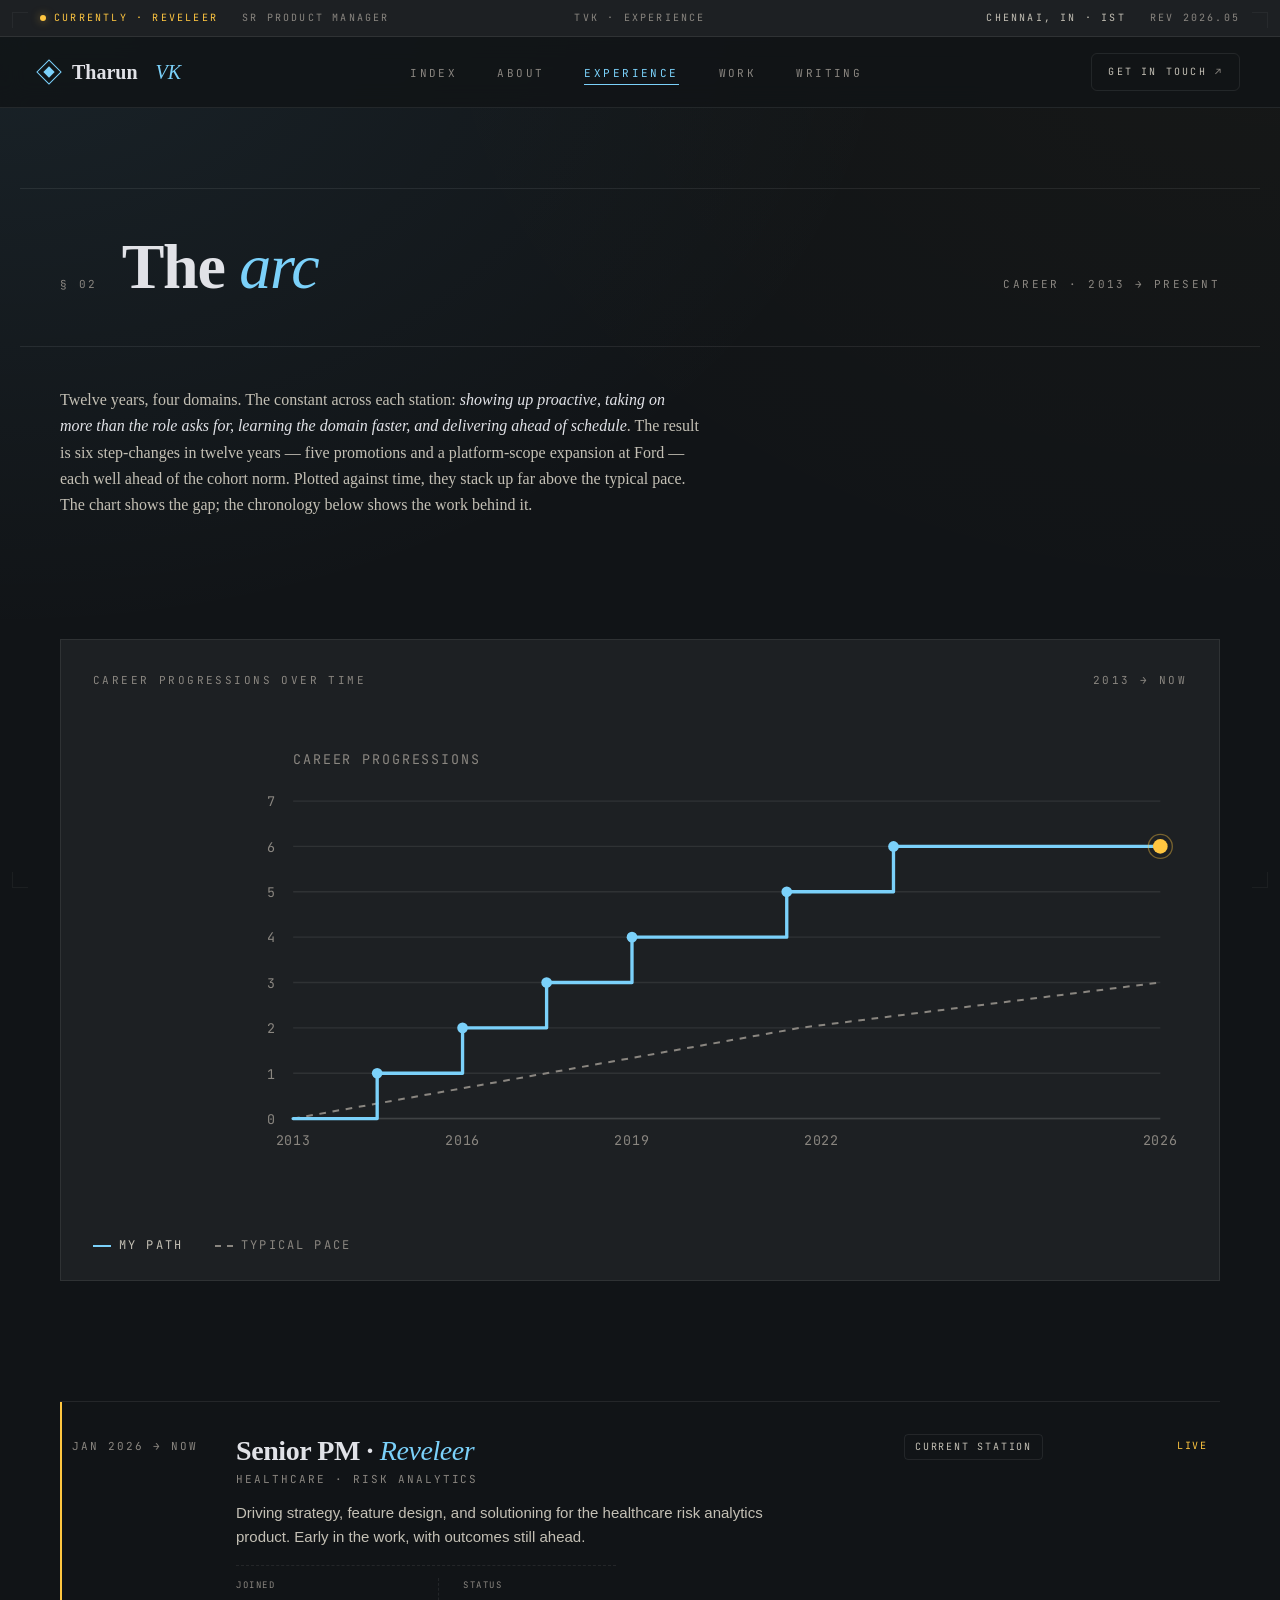
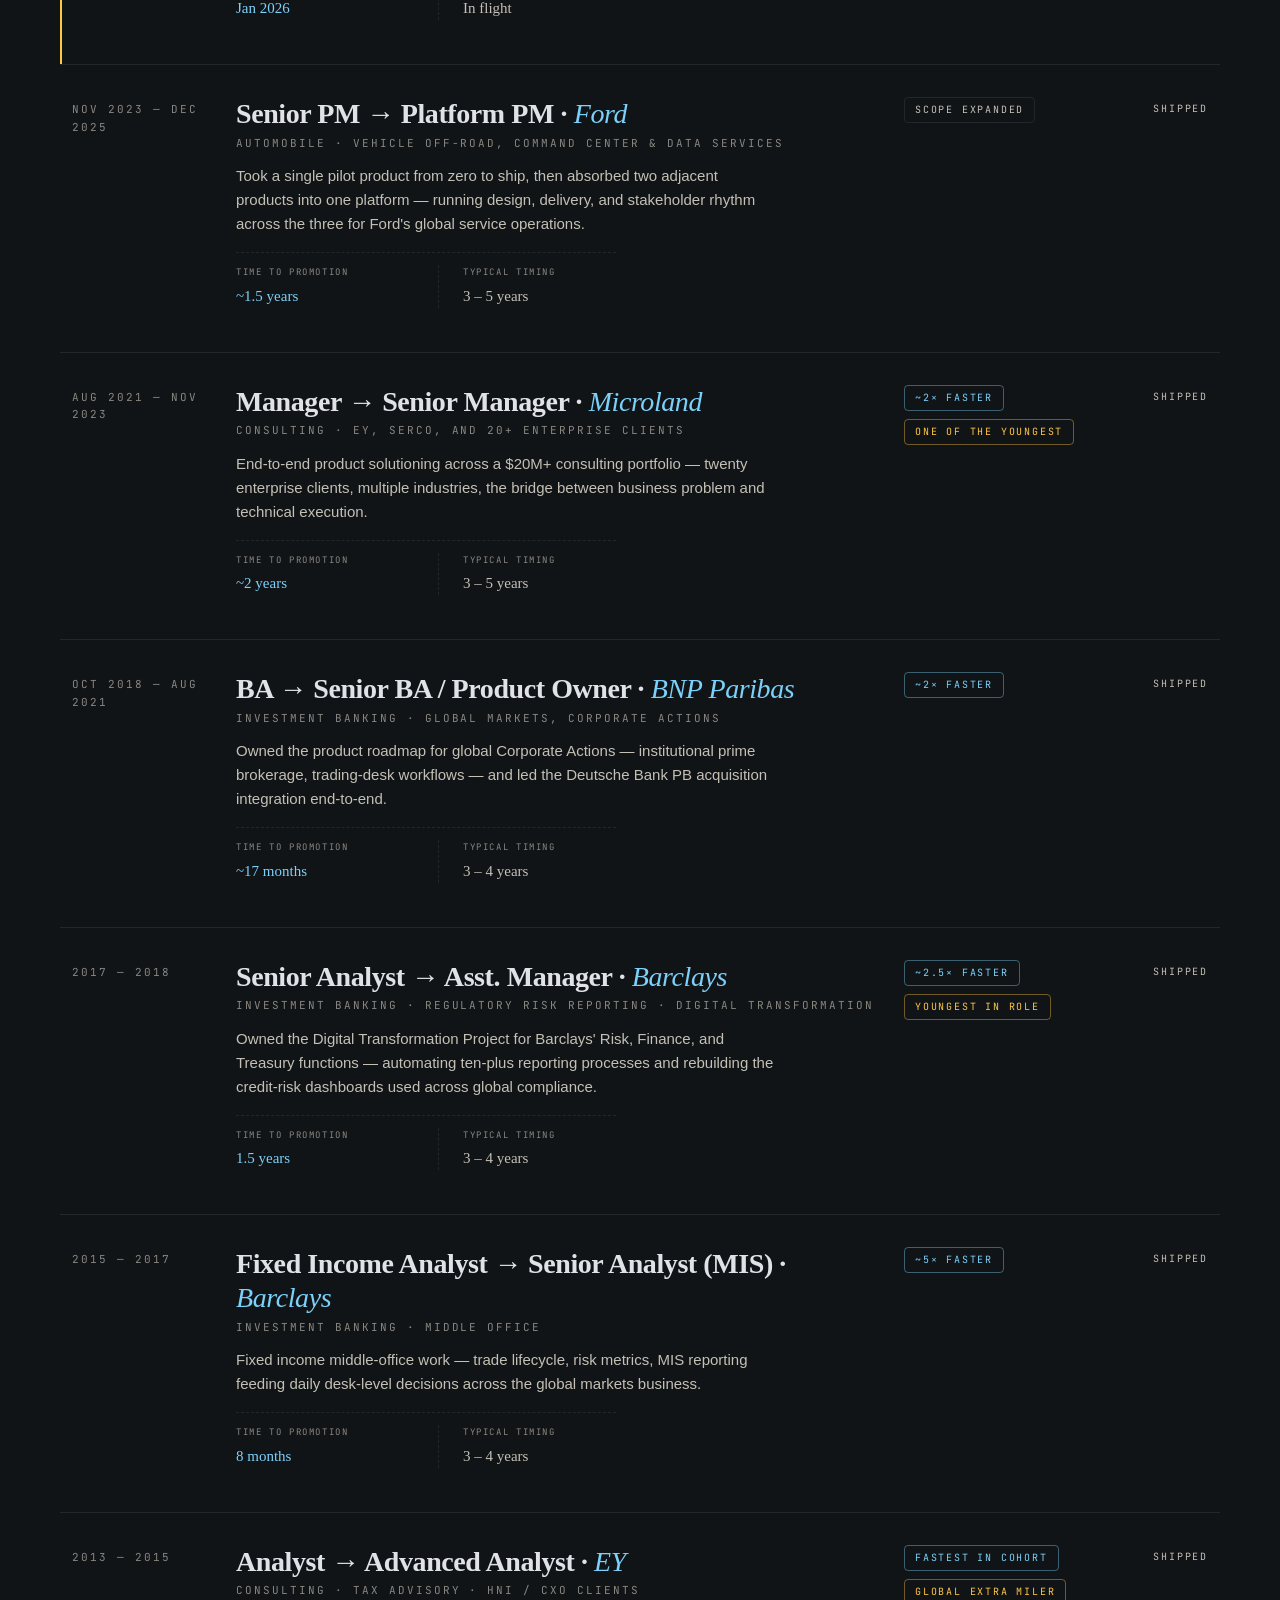
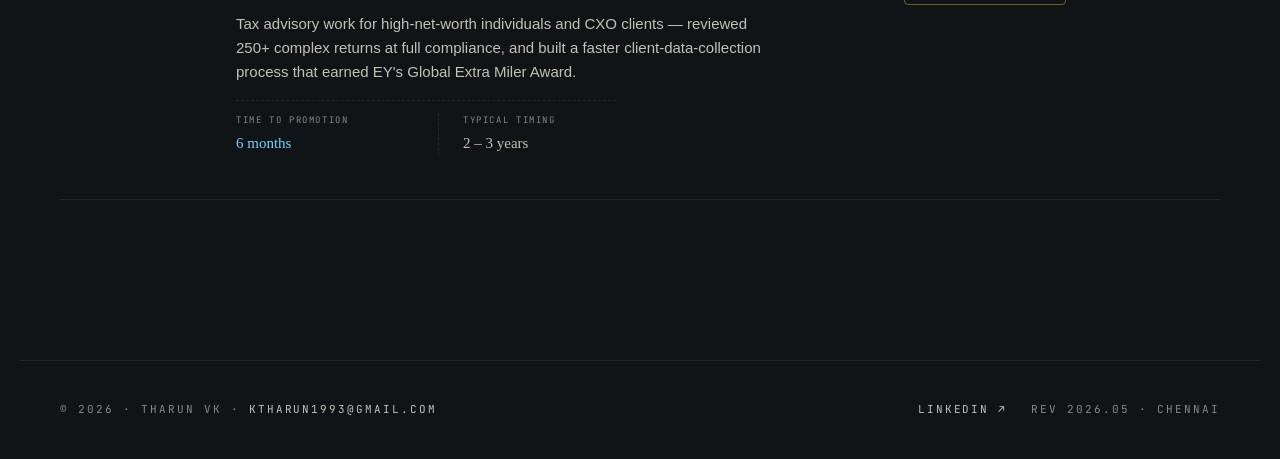
<file: experience.html>
<!DOCTYPE html>
<html lang="en">
<head>
  <meta charset="UTF-8" />
  <meta name="viewport" content="width=device-width, initial-scale=1.0" />
  <title>Experience — Tharun VK</title>
  <meta name="description" content="Twelve years, four domains, five promotions, each faster than the cohort norm. The full career arc of Tharun VK, Senior Product Manager." />

  <link rel="icon" type="image/svg+xml" href="/assets/favicon.svg" />

  <link rel="preconnect" href="https://fonts.googleapis.com" />
  <link rel="preconnect" href="https://fonts.gstatic.com" crossorigin />
  <link href="https://fonts.googleapis.com/css2?family=Fraunces:ital,opsz,wght@0,9..144,300;0,9..144,400;0,9..144,500;1,9..144,300;1,9..144,400&family=JetBrains+Mono:wght@300;400;500&display=swap" rel="stylesheet" />

  <link rel="stylesheet" href="/styles/tokens.css" />
  <link rel="stylesheet" href="/styles/base.css" />
  <link rel="stylesheet" href="/styles/components.css" />

  <style>
    /* Career graph — uses design tokens only, no raw hex. */
    .arc-graph {
      max-width: var(--max-content, 1240px);
      margin: 0 auto var(--s-9);
      padding: 0 var(--s-7);
    }
    .arc-graph-frame {
      border: 1px solid var(--rivet);
      background: var(--abyss-2);
      padding: var(--s-6) var(--s-6) var(--s-5);
    }
    .arc-graph-head {
      display: flex;
      justify-content: space-between;
      align-items: baseline;
      margin-bottom: var(--s-5);
      font-family: var(--mono);
      font-size: var(--t-eyebrow, 11px);
      text-transform: uppercase;
      letter-spacing: var(--ls-mono-md);
      color: var(--paper-mute);
    }
    .arc-graph svg { display: block; width: 100%; height: auto; }
    .arc-graph .gx { font-family: var(--mono); font-size: 10px; letter-spacing: 0.06em; }
    .arc-graph .gband { font-family: var(--mono); font-size: 10px; letter-spacing: 0.14em; text-transform: uppercase; }
    .arc-graph-legend {
      display: flex;
      gap: var(--s-6);
      margin-top: var(--s-4);
      font-family: var(--mono);
      font-size: var(--t-body-mono, 12px);
      letter-spacing: var(--ls-mono-sm);
      text-transform: uppercase;
      color: var(--paper-mute);
    }
    .arc-graph-legend span { display: inline-flex; align-items: center; gap: var(--s-2); }
    .arc-graph-legend .swatch { width: 18px; height: 0; border-top-width: 2px; border-top-style: solid; }
    .arc-graph-legend .mine { color: var(--paper-dim); }
    .arc-graph-legend .mine .swatch { border-color: var(--waterline); }
    .arc-graph-legend .typ .swatch { border-color: var(--paper-mute); border-top-style: dashed; }

    @media (max-width: 880px) {
      .arc-graph { padding: 0 var(--s-5); margin-bottom: var(--s-7); }
      .arc-graph-frame { padding: var(--s-5) var(--s-4) var(--s-4); }
    }
  </style>
</head>
<body>

<div class="frame">
  <span class="c tl"></span><span class="c tr"></span>
  <span class="c bl"></span><span class="c br"></span>
</div>

<div class="statusbar">
  <div class="left">
    <span class="live"><span class="pip"></span>Currently · Reveleer</span>
    <span>Sr Product Manager</span>
  </div>
  <div class="center">TVK · Experience</div>
  <div class="right">
    <span class="clk">Chennai, IN · IST</span>
    <span>Rev 2026.05</span>
  </div>
</div>

<nav class="primary">
  <div class="brand"><a href="/" style="display:inline-flex;align-items:center;gap:14px;"><span class="brand-glyph"></span>Tharun <em>VK</em></a></div>
  <ul>
    <li><a href="/">Index</a></li>
    <li><a href="/about.html">About</a></li>
    <li><a href="/experience.html" class="active">Experience</a></li>
    <li><a href="/work.html">Work</a></li>
    <li><a href="/writing.html">Writing</a></li>
  </ul>
  <a href="mailto:ktharun1993@gmail.com" class="nav-cta">Get in touch <em>↗</em></a>
</nav>

<main>

  <!-- SECTION HEADER -->
  <div class="sec-head" id="experience" style="margin-top: var(--s-9);">
    <div class="num">§ 02</div>
    <h2>The <em>arc</em></h2>
    <div class="meta">Career · 2013 → present</div>
  </div>

  <section class="experience">
    <p class="exp-intro">Twelve years, four domains. The constant across each station: <em>showing up proactive, taking on more than the role asks for, learning the domain faster, and delivering ahead of schedule</em>. The result is six step-changes in twelve years — five promotions and a platform-scope expansion at Ford — each well ahead of the cohort norm. Plotted against time, they stack up far above the typical pace. The chart shows the gap; the chronology below shows the work behind it.</p>
  </section>

  <!-- CAREER GRAPH -->
  <div class="arc-graph">
    <div class="arc-graph-frame">
      <div class="arc-graph-head">
        <span>Career progressions over time</span>
        <span>2013 → now</span>
      </div>

      <svg viewBox="0 0 820 380" role="img" aria-label="A step chart comparing cumulative career progressions over time, counting promotions and major scope expansions. The vertical axis runs from zero to seven; the horizontal axis runs from 2013 to 2026. Tharun's path steps up to six progressions, with most arriving early. The typical pace rises slowly to about three over the same twelve years.">
        <title>Career progressions over time: my pace versus the typical pace</title>
        <desc>Tharun's step line reaches six progressions well ahead of the typical pace, which climbs gently to about three across the same period.</desc>

        <!-- count guide lines: 0 to 7 -->
        <g stroke="var(--rivet)" stroke-width="1">
          <line x1="150" y1="66"  x2="800" y2="66"/>
          <line x1="150" y1="100" x2="800" y2="100"/>
          <line x1="150" y1="134" x2="800" y2="134"/>
          <line x1="150" y1="168" x2="800" y2="168"/>
          <line x1="150" y1="202" x2="800" y2="202"/>
          <line x1="150" y1="236" x2="800" y2="236"/>
          <line x1="150" y1="270" x2="800" y2="270"/>
          <line x1="150" y1="304" x2="800" y2="304"/>
        </g>

        <!-- y labels: progression count -->
        <g class="gband" fill="var(--paper-mute)" text-anchor="end">
          <text x="138" y="70">7</text>
          <text x="138" y="104">6</text>
          <text x="138" y="138">5</text>
          <text x="138" y="172">4</text>
          <text x="138" y="206">3</text>
          <text x="138" y="240">2</text>
          <text x="138" y="274">1</text>
          <text x="138" y="308">0</text>
        </g>
        <text x="150" y="38" class="gband" fill="var(--paper-mute)" text-anchor="start">Career progressions</text>

        <!-- x axis -->
        <line x1="150" y1="304" x2="800" y2="304" stroke="var(--rivet)" stroke-width="1.5"/>
        <g class="gx" fill="var(--paper-mute)" text-anchor="middle">
          <text x="150" y="324">2013</text>
          <text x="277" y="324">2016</text>
          <text x="404" y="324">2019</text>
          <text x="546" y="324">2022</text>
          <text x="800" y="324">2026</text>
        </g>

        <!-- typical pace: ~one step every 3-4 years, reaching ~3 by 2026 -->
        <path d="M150,304 L 340,270 L 530,236 L 800,202"
          fill="none" stroke="var(--paper-mute)" stroke-width="1.5" stroke-dasharray="5 5"/>

        <!-- my path: stepped, each progression a discrete jump -->
        <polyline points="150,304 213,304 213,270 277,270 277,236 340,236 340,202 404,202 404,168 520,168 520,134 600,134 600,100 800,100"
          fill="none" stroke="var(--waterline)" stroke-width="2.5"
          stroke-linejoin="round" stroke-linecap="round"/>

        <!-- progression event dots -->
        <g fill="var(--waterline)">
          <circle cx="213" cy="270" r="4"/>
          <circle cx="277" cy="236" r="4"/>
          <circle cx="340" cy="202" r="4"/>
          <circle cx="404" cy="168" r="4"/>
          <circle cx="520" cy="134" r="4"/>
          <circle cx="600" cy="100" r="4"/>
        </g>
        <!-- live endpoint, current station -->
        <circle cx="800" cy="100" r="5.5" fill="var(--signal)"/>
        <circle cx="800" cy="100" r="9" fill="none" stroke="var(--signal)" stroke-width="1" opacity="0.4"/>
      </svg>

      <div class="arc-graph-legend">
        <span class="mine"><span class="swatch"></span>My path</span>
        <span class="typ"><span class="swatch"></span>Typical pace</span>
      </div>
    </div>
  </div>

  <!-- FULL ARC -->
  <section class="experience">
    <div class="exp-list">

      <div class="exp-row current">
        <div class="yr">Jan 2026 → now</div>
        <div class="body">
          <h3>Senior PM · <em>Reveleer</em></h3>
          <div class="role">Healthcare · Risk Analytics</div>
          <p class="note">Driving strategy, feature design, and solutioning for the healthcare risk analytics product. Early in the work, with outcomes still ahead.</p>
          <div class="promo">
            <div>
              <span class="label">Joined</span>
              <span class="val fast">Jan 2026</span>
            </div>
            <div>
              <span class="label">Status</span>
              <span class="val typical">In flight</span>
            </div>
          </div>
        </div>
        <div class="marker">
          <span class="badge">Current station</span>
        </div>
        <div class="status"><span class="v">Live</span></div>
      </div>

      <div class="exp-row">
        <div class="yr">Nov 2023 — Dec 2025</div>
        <div class="body">
          <h3>Senior PM → Platform PM · <em>Ford</em></h3>
          <div class="role">Automobile · Vehicle Off-Road, Command Center & Data Services</div>
          <p class="note">Took a single pilot product from zero to ship, then absorbed two adjacent products into one platform — running design, delivery, and stakeholder rhythm across the three for Ford's global service operations.</p>
          <div class="promo">
            <div>
              <span class="label">Time to promotion</span>
              <span class="val fast">~1.5 years</span>
            </div>
            <div>
              <span class="label">Typical timing</span>
              <span class="val typical">3 – 5 years</span>
            </div>
          </div>
        </div>
        <div class="marker">
          <span class="badge">Scope expanded</span>
        </div>
        <div class="status"><span class="v">Shipped</span></div>
      </div>

      <div class="exp-row">
        <div class="yr">Aug 2021 — Nov 2023</div>
        <div class="body">
          <h3>Manager → Senior Manager · <em>Microland</em></h3>
          <div class="role">Consulting · EY, Serco, and 20+ enterprise clients</div>
          <p class="note">End-to-end product solutioning across a $20M+ consulting portfolio — twenty enterprise clients, multiple industries, the bridge between business problem and technical execution.</p>
          <div class="promo">
            <div>
              <span class="label">Time to promotion</span>
              <span class="val fast">~2 years</span>
            </div>
            <div>
              <span class="label">Typical timing</span>
              <span class="val typical">3 – 5 years</span>
            </div>
          </div>
        </div>
        <div class="marker">
          <span class="badge fast">~2× faster</span>
          <span class="badge young">One of the youngest</span>
        </div>
        <div class="status"><span class="v">Shipped</span></div>
      </div>

      <div class="exp-row">
        <div class="yr">Oct 2018 — Aug 2021</div>
        <div class="body">
          <h3>BA → Senior BA / Product Owner · <em>BNP Paribas</em></h3>
          <div class="role">Investment Banking · Global Markets, Corporate Actions</div>
          <p class="note">Owned the product roadmap for global Corporate Actions — institutional prime brokerage, trading-desk workflows — and led the Deutsche Bank PB acquisition integration end-to-end.</p>
          <div class="promo">
            <div>
              <span class="label">Time to promotion</span>
              <span class="val fast">~17 months</span>
            </div>
            <div>
              <span class="label">Typical timing</span>
              <span class="val typical">3 – 4 years</span>
            </div>
          </div>
        </div>
        <div class="marker">
          <span class="badge fast">~2× faster</span>
        </div>
        <div class="status"><span class="v">Shipped</span></div>
      </div>

      <div class="exp-row">
        <div class="yr">2017 — 2018</div>
        <div class="body">
          <h3>Senior Analyst → Asst. Manager · <em>Barclays</em></h3>
          <div class="role">Investment Banking · Regulatory Risk Reporting · Digital Transformation</div>
          <p class="note">Owned the Digital Transformation Project for Barclays' Risk, Finance, and Treasury functions — automating ten-plus reporting processes and rebuilding the credit-risk dashboards used across global compliance.</p>
          <div class="promo">
            <div>
              <span class="label">Time to promotion</span>
              <span class="val fast">1.5 years</span>
            </div>
            <div>
              <span class="label">Typical timing</span>
              <span class="val typical">3 – 4 years</span>
            </div>
          </div>
        </div>
        <div class="marker">
          <span class="badge fast">~2.5× faster</span>
          <span class="badge young">Youngest in role</span>
        </div>
        <div class="status"><span class="v">Shipped</span></div>
      </div>

      <div class="exp-row">
        <div class="yr">2015 — 2017</div>
        <div class="body">
          <h3>Fixed Income Analyst → Senior Analyst (MIS) · <em>Barclays</em></h3>
          <div class="role">Investment Banking · Middle Office</div>
          <p class="note">Fixed income middle-office work — trade lifecycle, risk metrics, MIS reporting feeding daily desk-level decisions across the global markets business.</p>
          <div class="promo">
            <div>
              <span class="label">Time to promotion</span>
              <span class="val fast">8 months</span>
            </div>
            <div>
              <span class="label">Typical timing</span>
              <span class="val typical">3 – 4 years</span>
            </div>
          </div>
        </div>
        <div class="marker">
          <span class="badge fast">~5× faster</span>
        </div>
        <div class="status"><span class="v">Shipped</span></div>
      </div>

      <div class="exp-row">
        <div class="yr">2013 — 2015</div>
        <div class="body">
          <h3>Analyst → Advanced Analyst · <em>EY</em></h3>
          <div class="role">Consulting · Tax Advisory · HNI / CXO Clients</div>
          <p class="note">Tax advisory work for high-net-worth individuals and CXO clients — reviewed 250+ complex returns at full compliance, and built a faster client-data-collection process that earned EY's Global Extra Miler Award.</p>
          <div class="promo">
            <div>
              <span class="label">Time to promotion</span>
              <span class="val fast">6 months</span>
            </div>
            <div>
              <span class="label">Typical timing</span>
              <span class="val typical">2 – 3 years</span>
            </div>
          </div>
        </div>
        <div class="marker">
          <span class="badge fast">Fastest in cohort</span>
          <span class="badge young">Global Extra Miler</span>
        </div>
        <div class="status"><span class="v">Shipped</span></div>
      </div>

    </div>
  </section>

</main>

<footer>
  <div>© 2026 · Tharun VK · <a href="mailto:ktharun1993@gmail.com">ktharun1993@gmail.com</a></div>
  <div class="right">
    <a href="https://www.linkedin.com/in/tharunvk/" target="_blank" rel="noopener">LinkedIn ↗</a>
    <span>Rev 2026.05 · Chennai</span>
  </div>
</footer>

</body>
</html>
</file>
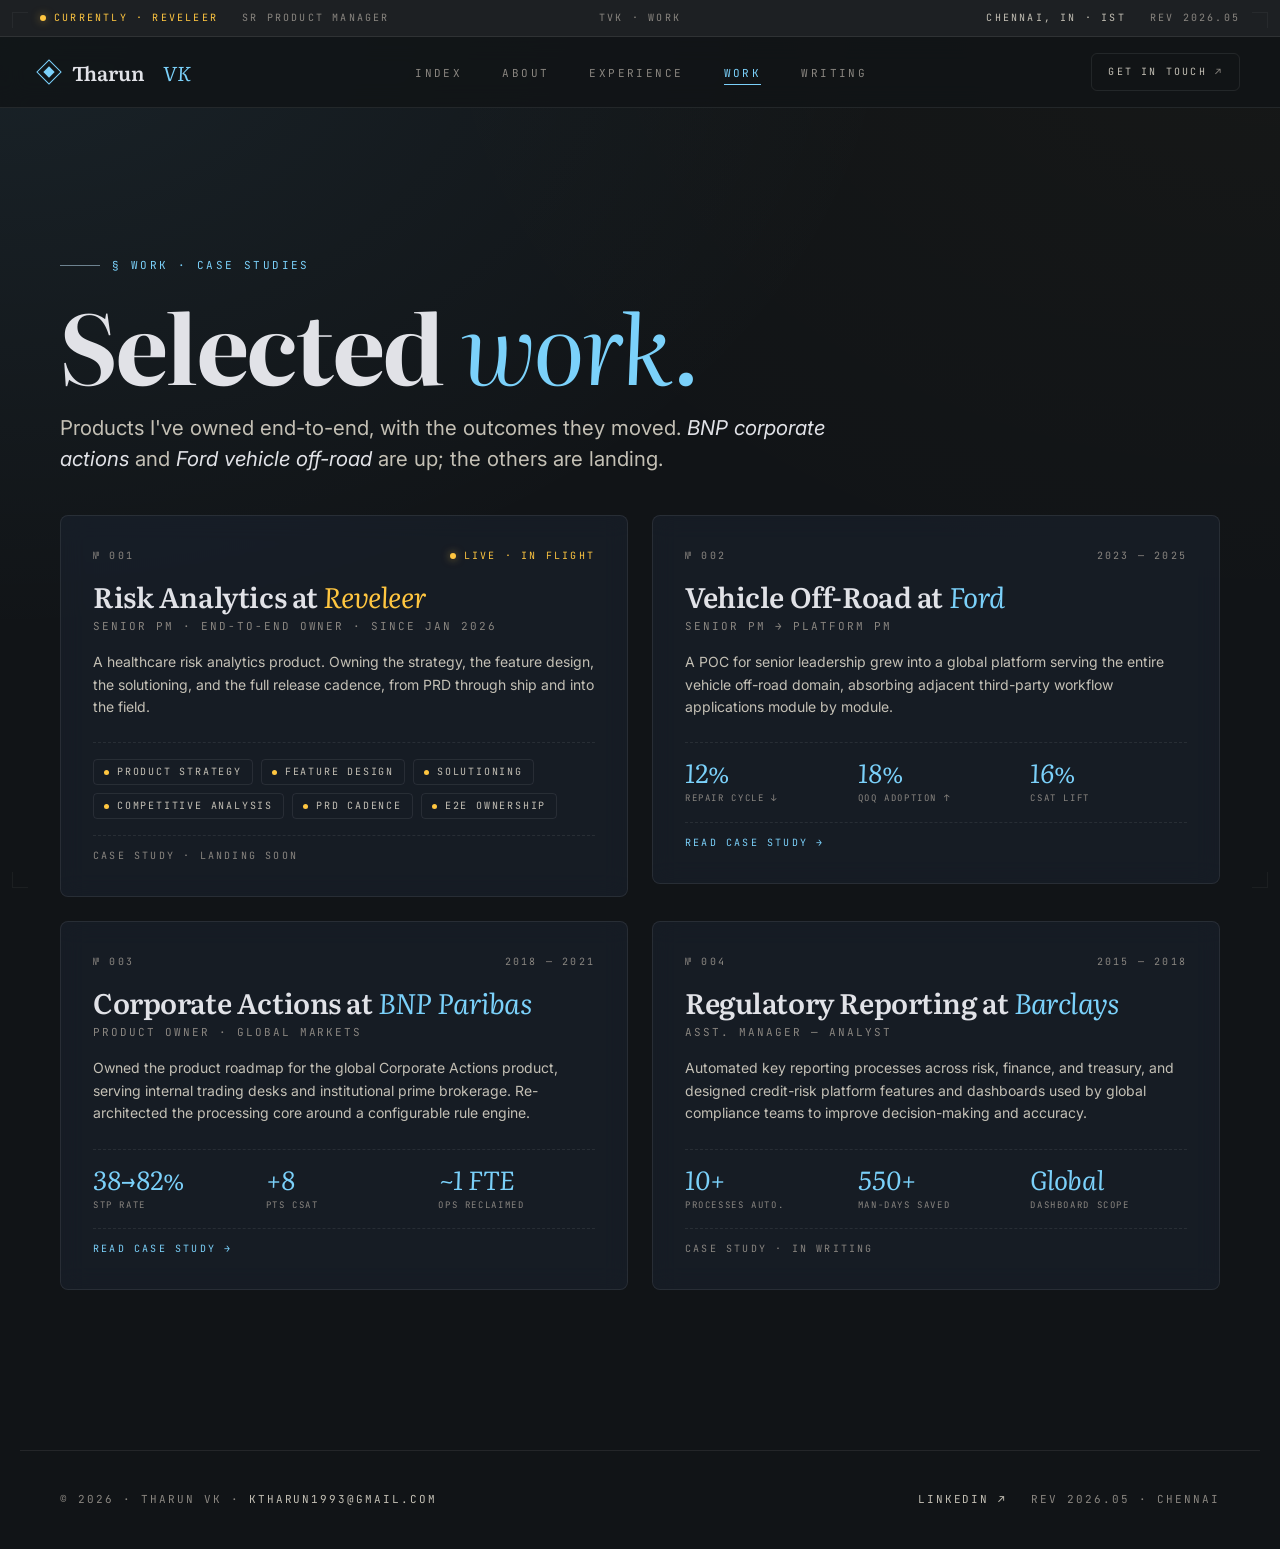
<file: work.html>
<!DOCTYPE html>
<html lang="en">
<head>
  <meta charset="UTF-8" />
  <meta name="viewport" content="width=device-width, initial-scale=1.0" />
  <title>Work — Tharun VK</title>
  <meta name="description" content="Selected work by Tharun VK — case studies of products shipped across healthcare, automobile, investment banking, and consulting." />

  <link rel="preconnect" href="https://fonts.googleapis.com" />
  <link rel="preconnect" href="https://fonts.gstatic.com" crossorigin />
  <link href="https://fonts.googleapis.com/css2?family=Literata:ital,wght@0,400;0,500;0,600;0,700;1,400;1,500;1,600&family=Inter:wght@400;500;600&family=JetBrains+Mono:wght@400;500&display=swap" rel="stylesheet" />

  <link rel="stylesheet" href="/styles/tokens.css" />
  <link rel="stylesheet" href="/styles/base.css" />
  <link rel="stylesheet" href="/styles/components.css" />

  <style>
    .work-index-hero {
      max-width: var(--max-content, 1240px);
      margin: 0 auto;
      padding: var(--s-11) var(--s-7) var(--s-7);
    }
    .work-index-hero .eyebrow {
      display: inline-flex;
      align-items: center;
      gap: var(--s-3);
      font-family: var(--mono);
      font-size: var(--t-eyebrow);
      text-transform: uppercase;
      letter-spacing: var(--ls-mono-md);
      color: var(--waterline);
      margin-bottom: var(--s-5);
    }
    .work-index-hero .eyebrow::before {
      content: '';
      width: 40px;
      height: 1px;
      background: var(--waterline-bright);
      opacity: 0.5;
    }
    .work-index-hero h1 {
      font-family: var(--serif);
      font-weight: 700;
      font-size: clamp(48px, 8vw, 96px);
      line-height: 0.95;
      letter-spacing: -0.025em;
      color: var(--paper);
      margin-bottom: var(--s-5);
    }
    .work-index-hero h1 em {
      font-style: italic;
      color: var(--waterline);
      font-weight: 400;
    }
    .work-index-hero .tagline {
      font-family: var(--sans);
      font-size: clamp(18px, 1.6vw, 22px);
      color: var(--paper-dim);
      line-height: 1.5;
      max-width: 60ch;
    }
    .work-index-hero .tagline em { color: var(--paper); font-style: italic; }

    .work-card-link {
      display: block;
      text-decoration: none;
      color: inherit;
    }
    .work-card .read-more {
      margin-top: var(--s-4);
      padding-top: var(--s-3);
      border-top: 1px dashed var(--rivet);
      font-family: var(--mono);
      font-size: 10px;
      text-transform: uppercase;
      letter-spacing: var(--ls-mono-md);
      color: var(--waterline);
    }
    .work-card .in-writing {
      margin-top: var(--s-4);
      padding-top: var(--s-3);
      border-top: 1px dashed var(--rivet);
      font-family: var(--mono);
      font-size: 10px;
      text-transform: uppercase;
      letter-spacing: var(--ls-mono-md);
      color: var(--paper-mute);
    }
  </style>
</head>
<body>

<div class="frame">
  <span class="c tl"></span><span class="c tr"></span>
  <span class="c bl"></span><span class="c br"></span>
</div>

<div class="statusbar">
  <div class="left">
    <span class="live"><span class="pip"></span>Currently · Reveleer</span>
    <span>Sr Product Manager</span>
  </div>
  <div class="center">TVK · Work</div>
  <div class="right">
    <span class="clk">Chennai, IN · IST</span>
    <span>Rev 2026.05</span>
  </div>
</div>

<nav class="primary">
  <div class="brand"><a href="/" style="display:inline-flex;align-items:center;gap:14px;"><span class="brand-glyph"></span>Tharun <em>VK</em></a></div>
  <ul>
    <li><a href="/">Index</a></li>
    <li><a href="/about.html">About</a></li>
    <li><a href="/experience.html">Experience</a></li>
    <li><a href="/work.html" class="active">Work</a></li>
    <li><a href="/writing.html">Writing</a></li>
  </ul>
  <a href="mailto:ktharun1993@gmail.com" class="nav-cta">Get in touch <em>↗</em></a>
</nav>

<main>

  <section class="work-index-hero">
    <div class="eyebrow">§ Work · case studies</div>
    <h1>Selected <em>work.</em></h1>
    <p class="tagline">Products I've owned end-to-end, with the outcomes they moved. <em>BNP corporate actions</em> and <em>Ford vehicle off-road</em> are up; the others are landing.</p>
  </section>

  <section class="work" style="padding-top: 0;">
    <div class="work-grid">

      <article class="work-card live">
        <div class="meta">
          <span class="num">№ 001</span>
          <span class="live-tag">Live · in flight</span>
        </div>
        <h3>Risk Analytics at <em>Reveleer</em></h3>
        <div class="role">Senior PM · End-to-end owner · since Jan 2026</div>
        <p class="desc">A healthcare risk analytics product. Owning the strategy, the feature design, the solutioning, and the full release cadence, from PRD through ship and into the field.</p>
        <div class="scope">
          <span class="scope-item">Product strategy</span>
          <span class="scope-item">Feature design</span>
          <span class="scope-item">Solutioning</span>
          <span class="scope-item">Competitive analysis</span>
          <span class="scope-item">PRD cadence</span>
          <span class="scope-item">E2E ownership</span>
        </div>
        <div class="in-writing">Case study · landing soon</div>
      </article>

      <a href="/work/ford-vehicle-off-road.html" class="work-card-link">
        <article class="work-card">
          <div class="meta">
            <span class="num">№ 002</span>
            <span class="yr">2023 — 2025</span>
          </div>
          <h3>Vehicle Off-Road at <em>Ford</em></h3>
          <div class="role">Senior PM → Platform PM</div>
          <p class="desc">A POC for senior leadership grew into a global platform serving the entire vehicle off-road domain, absorbing adjacent third-party workflow applications module by module.</p>
          <div class="metrics">
            <div class="metric"><div class="big">12%</div><div class="lbl">repair cycle ↓</div></div>
            <div class="metric"><div class="big">18%</div><div class="lbl">QoQ adoption ↑</div></div>
            <div class="metric"><div class="big">16%</div><div class="lbl">CSAT lift</div></div>
          </div>
          <div class="read-more">Read case study →</div>
        </article>
      </a>

      <a href="/work/bnp-corporate-actions.html" class="work-card-link">
        <article class="work-card">
          <div class="meta">
            <span class="num">№ 003</span>
            <span class="yr">2018 — 2021</span>
          </div>
          <h3>Corporate Actions at <em>BNP Paribas</em></h3>
          <div class="role">Product Owner · Global Markets</div>
          <p class="desc">Owned the product roadmap for the global Corporate Actions product, serving internal trading desks and institutional prime brokerage. Re-architected the processing core around a configurable rule engine.</p>
          <div class="metrics">
            <div class="metric"><div class="big">38→82%</div><div class="lbl">STP rate</div></div>
            <div class="metric"><div class="big">+8</div><div class="lbl">pts CSAT</div></div>
            <div class="metric"><div class="big">~1 FTE</div><div class="lbl">ops reclaimed</div></div>
          </div>
          <div class="read-more">Read case study →</div>
        </article>
      </a>

      <article class="work-card">
        <div class="meta">
          <span class="num">№ 004</span>
          <span class="yr">2015 — 2018</span>
        </div>
        <h3>Regulatory Reporting at <em>Barclays</em></h3>
        <div class="role">Asst. Manager — Analyst</div>
        <p class="desc">Automated key reporting processes across risk, finance, and treasury, and designed credit-risk platform features and dashboards used by global compliance teams to improve decision-making and accuracy.</p>
        <div class="metrics">
          <div class="metric"><div class="big">10+</div><div class="lbl">processes auto.</div></div>
          <div class="metric"><div class="big">550+</div><div class="lbl">man-days saved</div></div>
          <div class="metric"><div class="big">Global</div><div class="lbl">dashboard scope</div></div>
        </div>
        <div class="in-writing">Case study · in writing</div>
      </article>

    </div>
  </section>

</main>

<footer>
  <div>© 2026 · Tharun VK · <a href="mailto:ktharun1993@gmail.com">ktharun1993@gmail.com</a></div>
  <div class="right">
    <a href="https://www.linkedin.com/in/tharunvk/" target="_blank" rel="noopener">LinkedIn ↗</a>
    <span>Rev 2026.05 · Chennai</span>
  </div>
</footer>

</body>
</html>
</file>
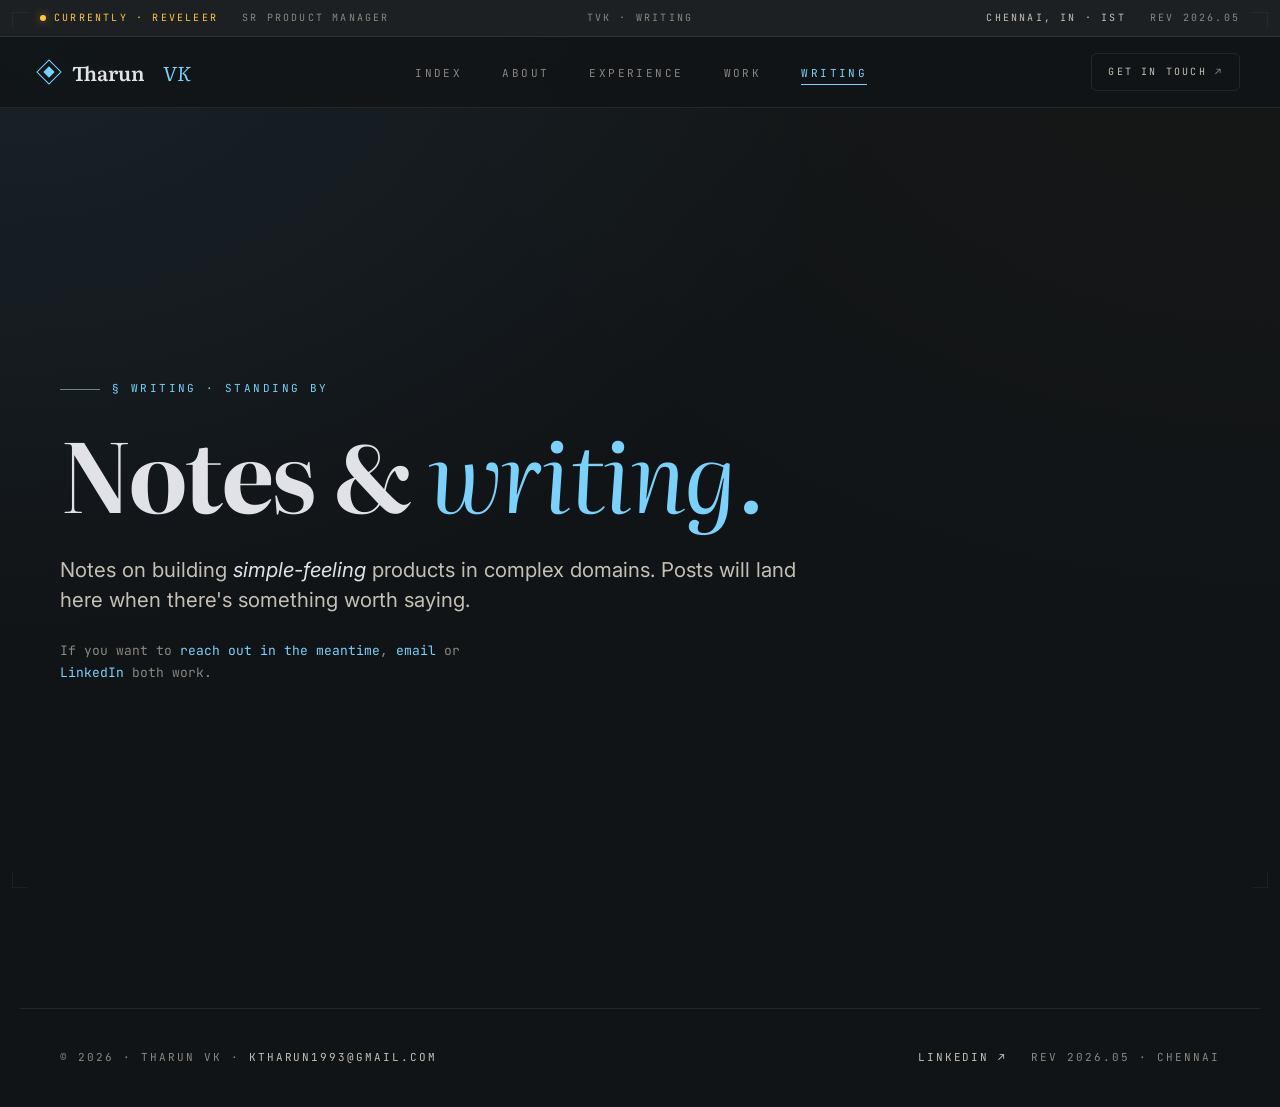
<file: writing.html>
<!DOCTYPE html>
<html lang="en">
<head>
  <meta charset="UTF-8" />
  <meta name="viewport" content="width=device-width, initial-scale=1.0" />
  <title>Writing — Tharun VK</title>
  <meta name="description" content="About Tharun VK — Senior Product Manager." />

  <link rel="preconnect" href="https://fonts.googleapis.com" />
  <link rel="preconnect" href="https://fonts.gstatic.com" crossorigin />
  <link href="https://fonts.googleapis.com/css2?family=Literata:ital,wght@0,400;0,500;0,600;0,700;1,400;1,500;1,600&family=Inter:wght@400;500;600&family=JetBrains+Mono:wght@400;500&display=swap" rel="stylesheet" />

  <link rel="stylesheet" href="/styles/tokens.css" />
  <link rel="stylesheet" href="/styles/base.css" />
  <link rel="stylesheet" href="/styles/components.css" />
</head>
<body>

<div class="frame">
  <span class="c tl"></span><span class="c tr"></span>
  <span class="c bl"></span><span class="c br"></span>
</div>

<div class="statusbar">
  <div class="left">
    <span class="live"><span class="pip"></span>Currently · Reveleer</span>
    <span>Sr Product Manager</span>
  </div>
  <div class="center">TVK · Writing</div>
  <div class="right">
    <span class="clk">Chennai, IN · IST</span>
    <span>Rev 2026.05</span>
  </div>
</div>

<nav class="primary">
  <div class="brand"><a href="/" style="display:inline-flex;align-items:center;gap:14px;"><span class="brand-glyph"></span>Tharun <em>VK</em></a></div>
  <ul>
    <li><a href="/">Index</a></li>
    <li><a href="/about.html">About</a></li>
    <li><a href="/experience.html">Experience</a></li>
    <li><a href="/work.html">Work</a></li>
    <li><a href="/writing.html" class="active">Writing</a></li>
  </ul>
  <a href="mailto:ktharun1993@gmail.com" class="nav-cta">Get in touch <em>↗</em></a>
</nav>

<main>
  <section class="hero" style="grid-template-columns: 1fr; padding-top: var(--s-11);">
    <div>
      <div class="eyebrow">§ Writing · standing by</div>
      <h1>Notes &amp; <em>writing.</em></h1>
      <p class="tagline">Notes on building <em>simple-feeling</em> products in complex domains. Posts will land here when there's something worth saying.</p>
      <p class="lede">If you want to <span class="accent">reach out in the meantime</span>, <a href="mailto:ktharun1993@gmail.com" style="color:var(--waterline);">email</a> or <a href="https://www.linkedin.com/in/tharunvk/" target="_blank" rel="noopener" style="color:var(--waterline);">LinkedIn</a> both work.</p>
    </div>
  </section>
</main>

<footer>
  <div>© 2026 · Tharun VK · <a href="mailto:ktharun1993@gmail.com">ktharun1993@gmail.com</a></div>
  <div class="right">
    <a href="https://www.linkedin.com/in/tharunvk/" target="_blank" rel="noopener">LinkedIn ↗</a>
    <span>Rev 2026.05 · Chennai</span>
  </div>
</footer>

</body>
</html>
</file>
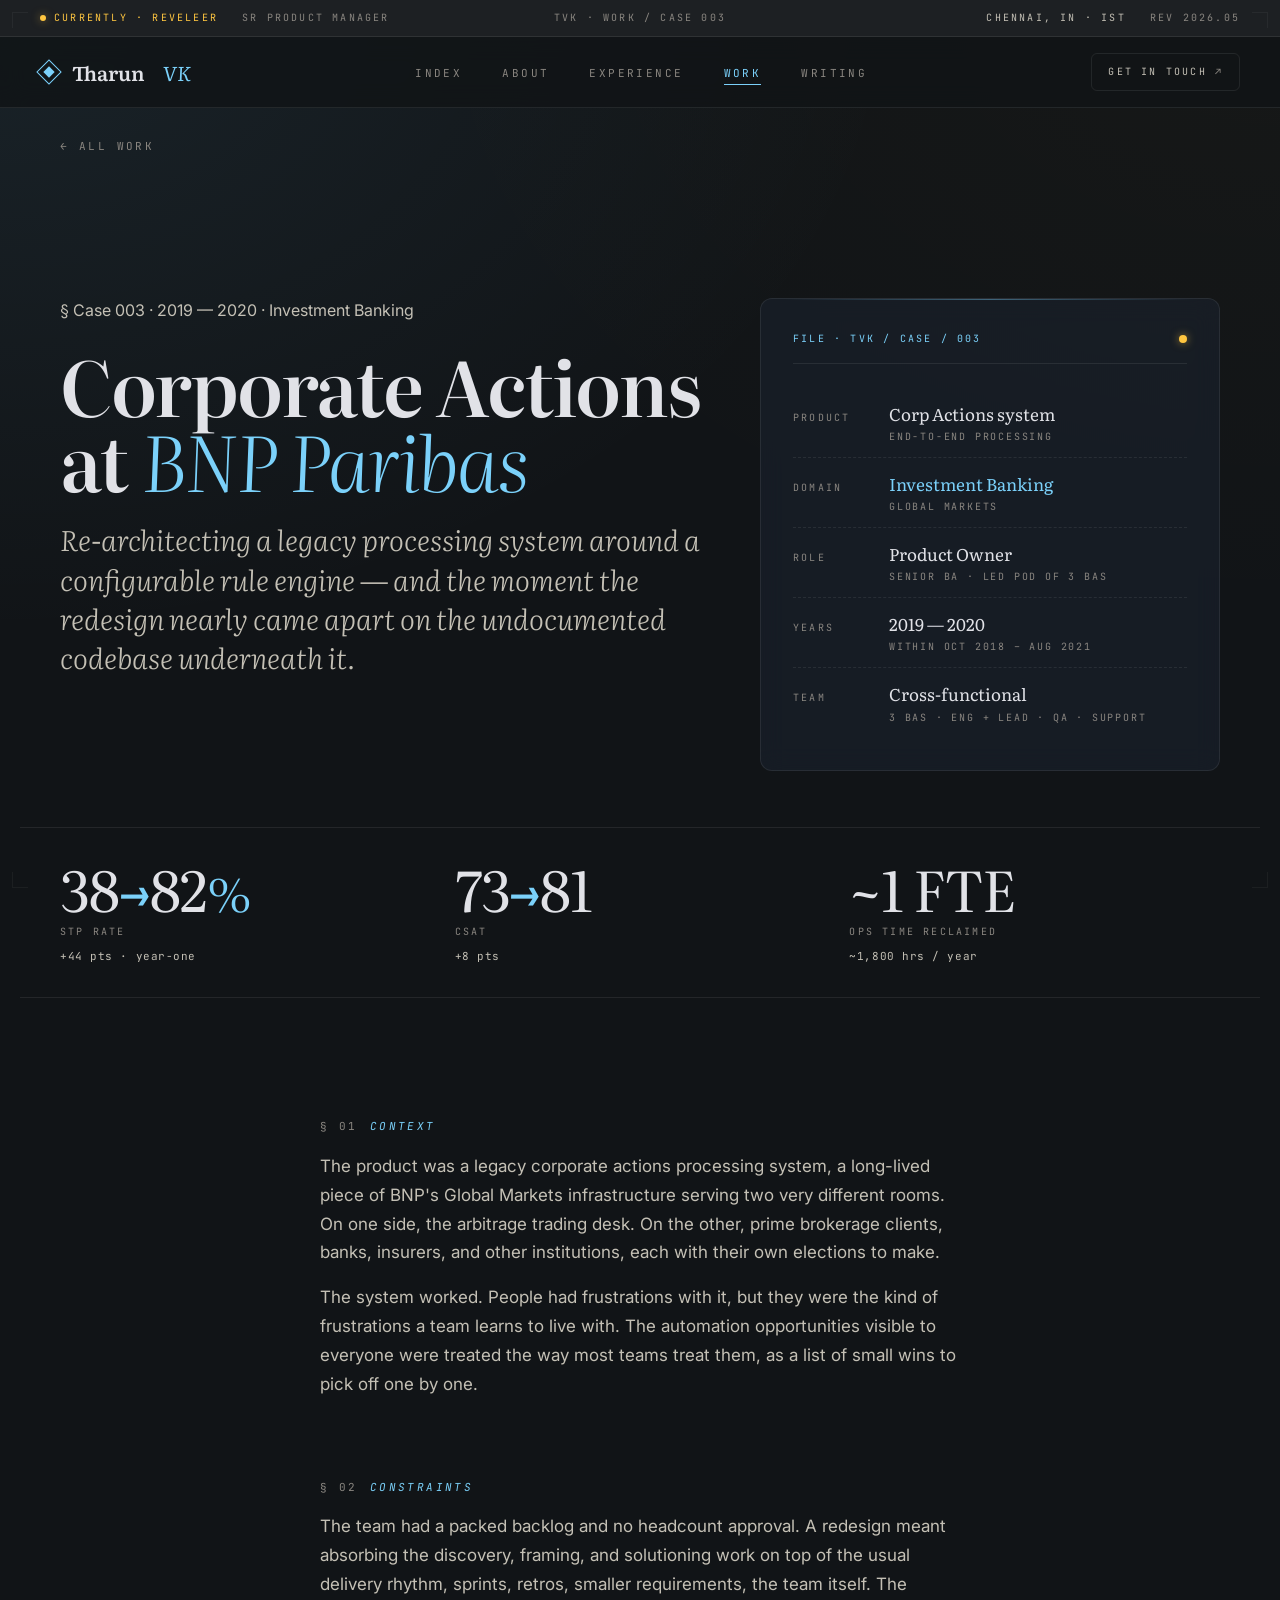
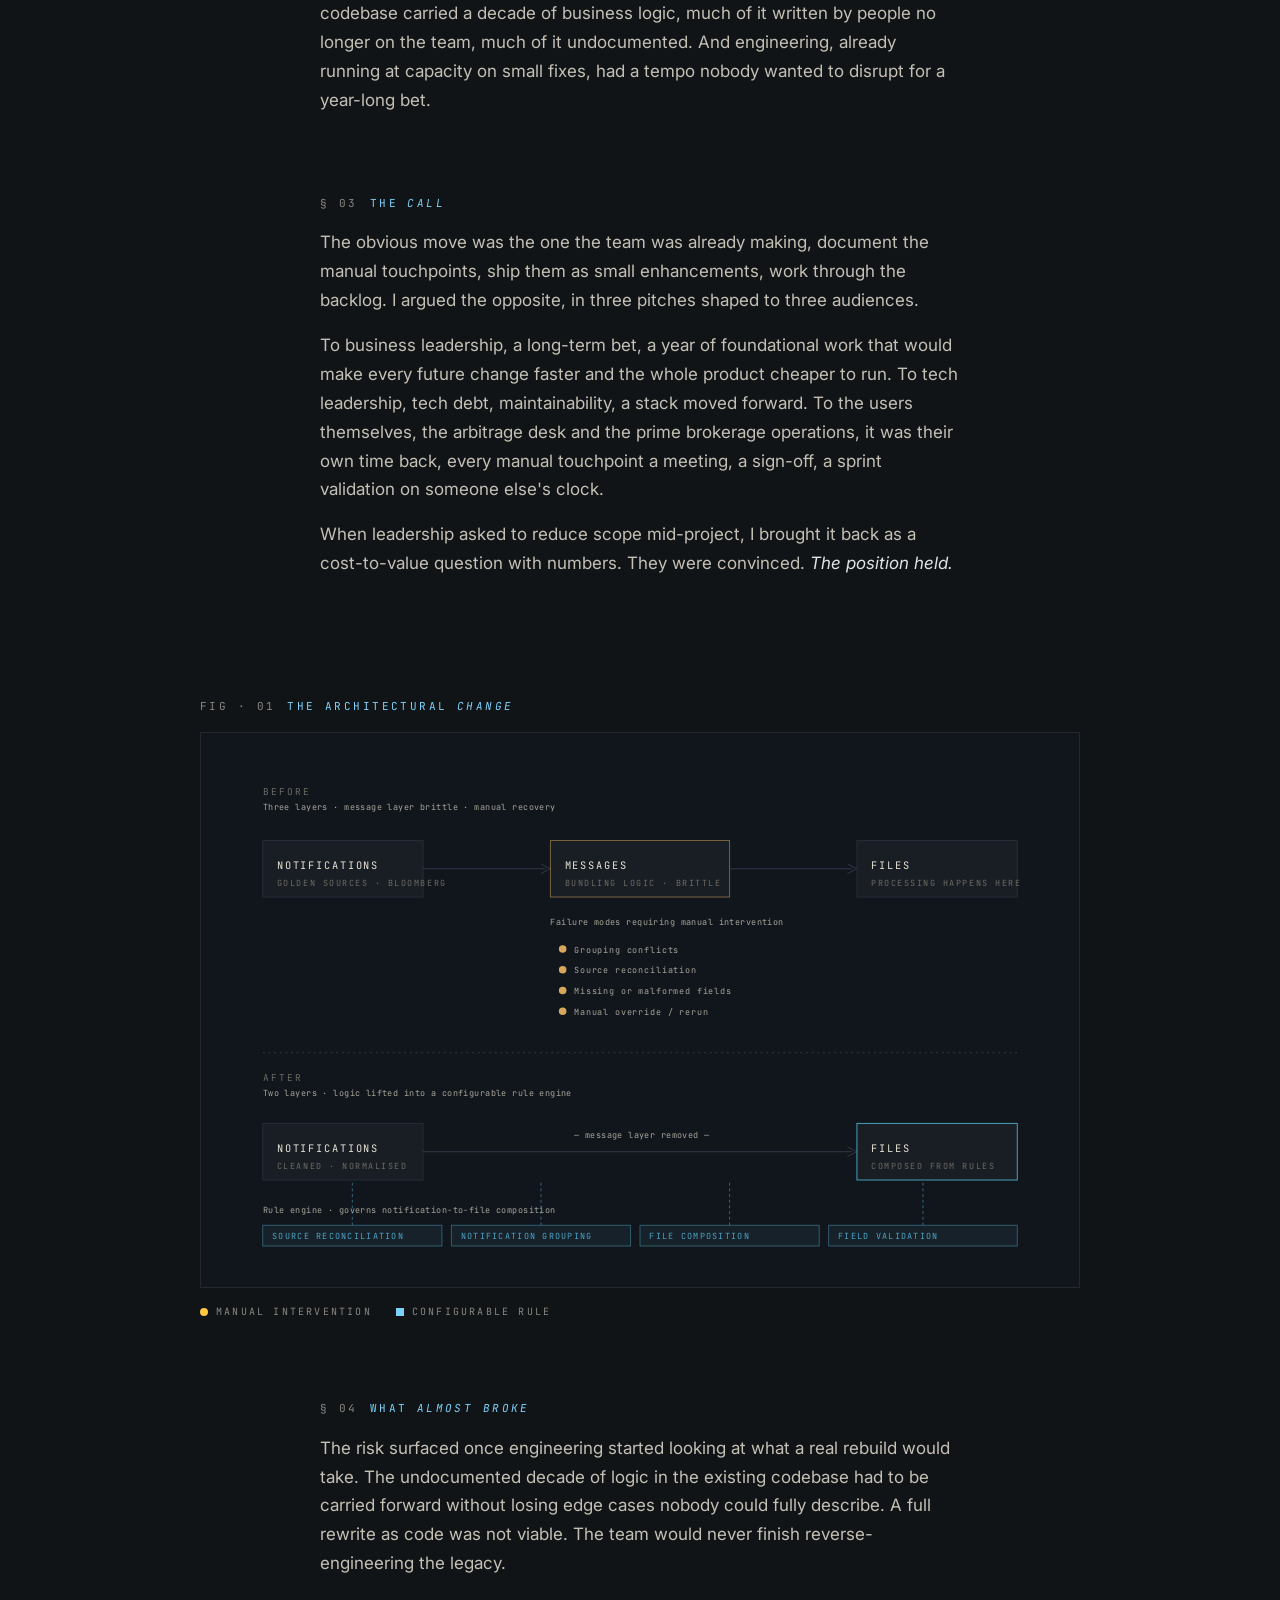
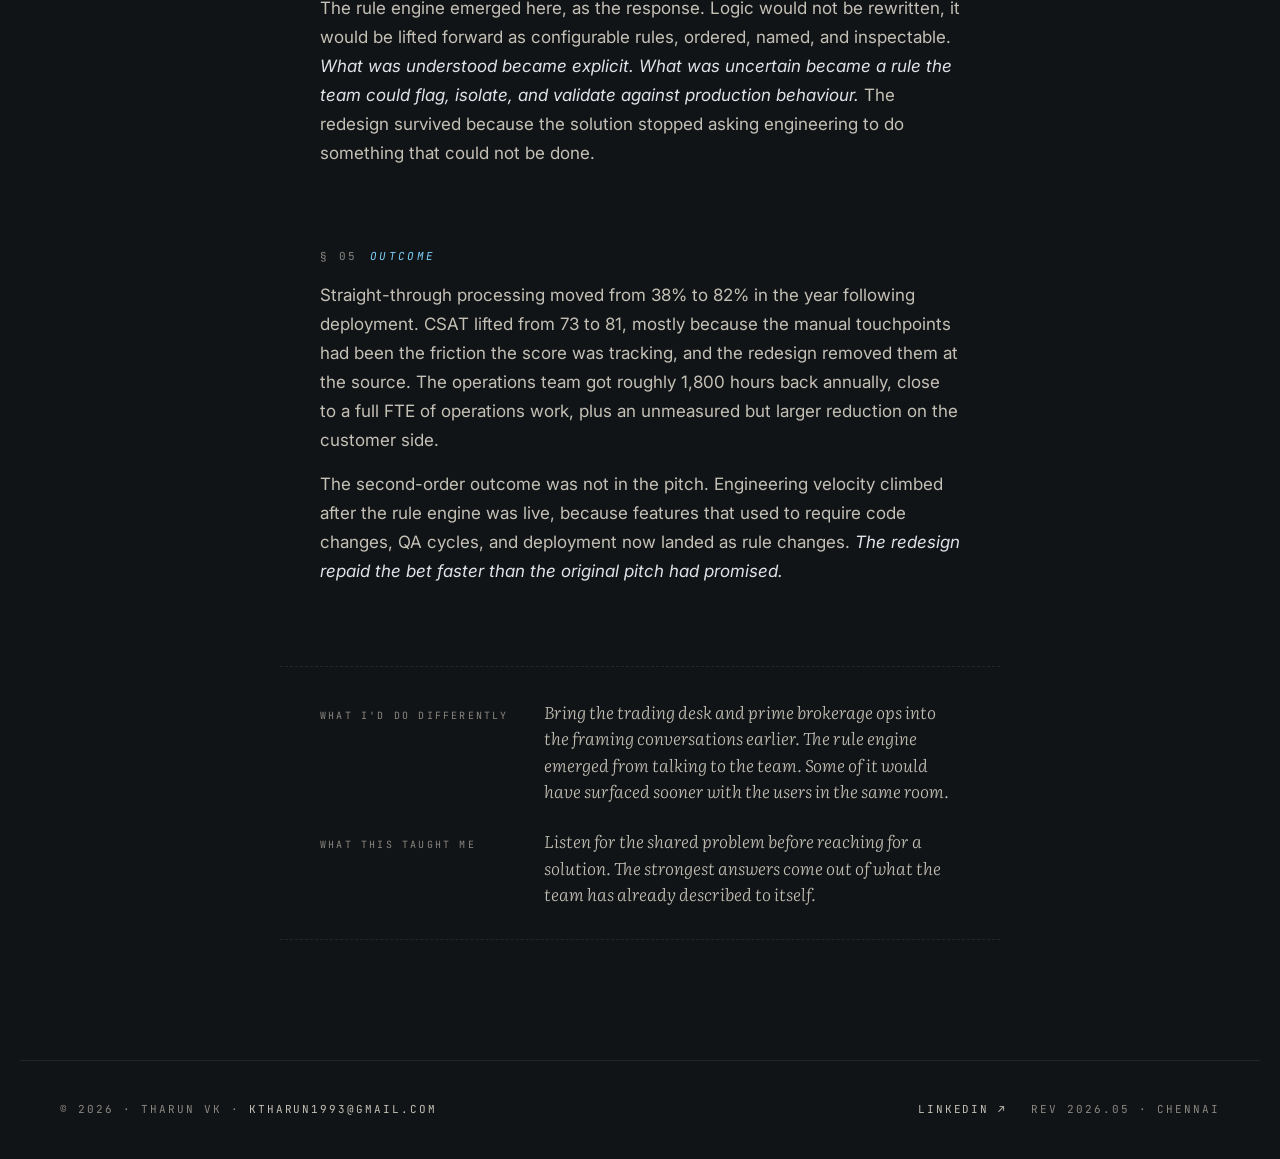
<file: work/bnp-corporate-actions.html>
<!DOCTYPE html>
<html lang="en">
<head>
  <meta charset="UTF-8" />
  <meta name="viewport" content="width=device-width, initial-scale=1.0" />
  <title>Corporate Actions at BNP Paribas — Tharun VK</title>
  <meta name="description" content="Re-architecting BNP Paribas's legacy corporate actions processing system around a configurable rule engine. STP rate from 38% to 82% in the year following deployment." />

  <link rel="preconnect" href="https://fonts.googleapis.com" />
  <link rel="preconnect" href="https://fonts.gstatic.com" crossorigin />
  <link href="https://fonts.googleapis.com/css2?family=Literata:ital,wght@0,400;0,500;0,600;0,700;1,400;1,500;1,600&family=Inter:wght@400;500;600&family=JetBrains+Mono:wght@400;500&display=swap" rel="stylesheet" />

  <link rel="stylesheet" href="/styles/tokens.css" />
  <link rel="stylesheet" href="/styles/base.css" />
  <link rel="stylesheet" href="/styles/components.css" />

  <style>
    /* Case-study-specific layout patterns. */

    .case-hero {
      max-width: var(--max-content, 1240px);
      margin: 0 auto;
      padding: var(--s-11) var(--s-7) var(--s-8);
      display: grid;
      grid-template-columns: minmax(0, 1.4fr) minmax(280px, 1fr);
      gap: var(--s-8);
      align-items: start;
    }
    .case-hero .lead .eyebrow { margin-bottom: var(--s-5); }
    .case-hero .lead h1 {
      font-family: var(--serif);
      font-weight: 600;
      font-size: clamp(44px, 7vw, 76px);
      line-height: 0.98;
      letter-spacing: -0.025em;
      color: var(--paper);
      margin-bottom: var(--s-5);
    }
    .case-hero .lead h1 em {
      font-style: italic;
      color: var(--waterline);
      font-weight: 300;
    }
    .case-hero .lead .subtitle {
      font-family: var(--serif);
      font-style: italic;
      font-weight: 300;
      font-size: var(--t-tagline);
      color: var(--paper-dim);
      line-height: 1.4;
      max-width: 50ch;
    }

    .metric-strip {
      max-width: var(--max-content, 1240px);
      margin: 0 auto;
      padding: var(--s-6) var(--s-7);
      display: grid;
      grid-template-columns: repeat(3, 1fr);
      gap: var(--s-5);
      border-top: 1px solid var(--rivet);
      border-bottom: 1px solid var(--rivet);
    }
    .metric-strip .metric {
      display: flex;
      flex-direction: column;
      gap: var(--s-2);
    }
    .metric-strip .metric .big {
      font-family: var(--serif);
      font-weight: 400;
      font-size: clamp(36px, 5vw, 56px);
      line-height: 1;
      letter-spacing: -0.02em;
      color: var(--paper);
    }
    .metric-strip .metric .big em {
      font-style: italic;
      color: var(--waterline);
      font-weight: 300;
    }
    .metric-strip .metric .lbl {
      font-family: var(--mono);
      font-size: 10px;
      text-transform: uppercase;
      letter-spacing: var(--ls-mono-md);
      color: var(--paper-mute);
    }
    .metric-strip .metric .delta {
      font-family: var(--mono);
      font-size: 11px;
      color: var(--paper-dim);
      letter-spacing: 0.05em;
    }

    .case-body {
      max-width: 720px;
      margin: 0 auto;
      padding: var(--s-10) var(--s-7) var(--s-9);
    }
    .case-section {
      margin-bottom: var(--s-9);
    }
    .case-section:last-child { margin-bottom: 0; }
    .case-section .sec-mark {
      font-family: var(--mono);
      font-size: 11px;
      text-transform: uppercase;
      letter-spacing: var(--ls-mono-md);
      color: var(--paper-mute);
      margin-bottom: var(--s-4);
      display: flex;
      align-items: baseline;
      gap: var(--s-3);
    }
    .case-section .sec-mark .num { color: var(--paper-mute); }
    .case-section .sec-mark .ttl { color: var(--waterline); }
    .case-section .sec-mark .ttl em { font-style: italic; }
    .case-section p {
      font-family: var(--sans);
      font-weight: 400;
      font-size: 17px;
      line-height: 1.7;
      color: var(--paper-dim);
      margin-bottom: var(--s-4);
    }
    .case-section p:last-child { margin-bottom: 0; }
    .case-section p em {
      font-style: italic;
      color: var(--paper);
    }
    .case-section p .accent {
      color: var(--waterline);
      font-style: italic;
    }

    /* Diagram block — breaks out wider than the prose */
    .case-diagram {
      max-width: 960px;
      margin: 0 auto;
      padding: var(--s-7) var(--s-7) var(--s-9);
    }
    .case-diagram .caption {
      font-family: var(--mono);
      font-size: 11px;
      text-transform: uppercase;
      letter-spacing: var(--ls-mono-md);
      color: var(--paper-mute);
      margin-bottom: var(--s-4);
      display: flex;
      align-items: baseline;
      gap: var(--s-3);
    }
    .case-diagram .caption .num { color: var(--paper-mute); }
    .case-diagram .caption .ttl { color: var(--waterline); }
    .case-diagram .caption .ttl em { font-style: italic; }
    .case-diagram .svg-wrap {
      width: 100%;
      border: 1px solid var(--rivet);
      background: rgba(19, 25, 35, 0.4);  /* subtle abyss-2 panel */
      padding: var(--s-6) var(--s-5);
    }
    .case-diagram svg { width: 100%; height: auto; display: block; }
    .case-diagram .legend {
      margin-top: var(--s-4);
      display: flex;
      flex-wrap: wrap;
      gap: var(--s-5);
      font-family: var(--mono);
      font-size: 10px;
      text-transform: uppercase;
      letter-spacing: var(--ls-mono-md);
      color: var(--paper-mute);
    }
    .case-diagram .legend .item { display: inline-flex; align-items: center; gap: var(--s-2); }
    .case-diagram .legend .dot {
      width: 8px;
      height: 8px;
      display: inline-block;
    }
    .case-diagram .legend .dot.amber { background: var(--signal); border-radius: 50%; }
    .case-diagram .legend .dot.water { background: var(--waterline); }

    .reflection {
      max-width: 720px;
      margin: 0 auto var(--s-9);
      padding: var(--s-6) var(--s-7);
      border-top: 1px dashed var(--rivet);
      border-bottom: 1px dashed var(--rivet);
      display: grid;
      grid-template-columns: 1fr;
      gap: var(--s-5);
    }
    .reflection .item {
      display: grid;
      grid-template-columns: 200px 1fr;
      gap: var(--s-5);
      align-items: baseline;
    }
    .reflection .item .label {
      font-family: var(--mono);
      font-size: 10px;
      text-transform: uppercase;
      letter-spacing: var(--ls-mono-md);
      color: var(--paper-mute);
    }
    .reflection .item .text {
      font-family: var(--serif);
      font-style: italic;
      font-weight: 300;
      font-size: 17px;
      line-height: 1.55;
      color: var(--paper-dim);
    }

    .case-nav-back {
      max-width: var(--max-content, 1240px);
      margin: 0 auto;
      padding: var(--s-5) var(--s-7) 0;
    }
    .case-nav-back a {
      font-family: var(--mono);
      font-size: 11px;
      text-transform: uppercase;
      letter-spacing: var(--ls-mono-md);
      color: var(--paper-mute);
      text-decoration: none;
      transition: color var(--d-base, 350ms);
    }
    .case-nav-back a:hover { color: var(--waterline); }

    @media (max-width: 880px) {
      .case-hero {
        grid-template-columns: 1fr;
        padding: var(--s-9) var(--s-5) var(--s-7);
        gap: var(--s-6);
      }
      .metric-strip {
        grid-template-columns: 1fr;
        gap: var(--s-5);
        padding: var(--s-5);
      }
      .case-body { padding: var(--s-8) var(--s-5); }
      .case-diagram { padding: var(--s-5) var(--s-5) var(--s-7); }
      .case-diagram .svg-wrap { padding: var(--s-4) var(--s-2); }
      .reflection { padding: var(--s-5); }
      .reflection .item { grid-template-columns: 1fr; gap: var(--s-2); }
    }
  </style>
</head>
<body>

<div class="frame">
  <span class="c tl"></span><span class="c tr"></span>
  <span class="c bl"></span><span class="c br"></span>
</div>

<div class="statusbar">
  <div class="left">
    <span class="live"><span class="pip"></span>Currently · Reveleer</span>
    <span>Sr Product Manager</span>
  </div>
  <div class="center">TVK · Work / Case 003</div>
  <div class="right">
    <span class="clk">Chennai, IN · IST</span>
    <span>Rev 2026.05</span>
  </div>
</div>

<nav class="primary">
  <div class="brand"><a href="/" style="display:inline-flex;align-items:center;gap:14px;"><span class="brand-glyph"></span>Tharun <em>VK</em></a></div>
  <ul>
    <li><a href="/">Index</a></li>
    <li><a href="/about.html">About</a></li>
    <li><a href="/experience.html">Experience</a></li>
    <li><a href="/work.html" class="active">Work</a></li>
    <li><a href="/writing.html">Writing</a></li>
  </ul>
  <a href="mailto:ktharun1993@gmail.com" class="nav-cta">Get in touch <em>↗</em></a>
</nav>

<main>

  <div class="case-nav-back">
    <a href="/work.html">← All work</a>
  </div>

  <section class="case-hero">
    <div class="lead">
      <div class="eyebrow">§ Case 003 · 2019 — 2020 · Investment Banking</div>
      <h1>Corporate Actions at <em>BNP Paribas</em></h1>
      <p class="subtitle">Re-architecting a legacy processing system around a configurable rule engine — and the moment the redesign nearly came apart on the undocumented codebase underneath it.</p>
    </div>

    <aside class="meta-card">
      <div class="file-id">
        <span>FILE · TVK / CASE / 003</span>
        <span class="pip"></span>
      </div>
      <div class="row">
        <span class="k">Product</span>
        <span class="v">Corp Actions system<small>End-to-end processing</small></span>
      </div>
      <div class="row">
        <span class="k">Domain</span>
        <span class="v accent">Investment Banking<small>Global Markets</small></span>
      </div>
      <div class="row">
        <span class="k">Role</span>
        <span class="v">Product Owner<small>Senior BA · Led pod of 3 BAs</small></span>
      </div>
      <div class="row">
        <span class="k">Years</span>
        <span class="v">2019 — 2020<small>within Oct 2018 – Aug 2021</small></span>
      </div>
      <div class="row">
        <span class="k">Team</span>
        <span class="v">Cross-functional<small>3 BAs · Eng + lead · QA · support</small></span>
      </div>
    </aside>
  </section>

  <section class="metric-strip">
    <div class="metric">
      <div class="big">38<em>→</em>82<em>%</em></div>
      <div class="lbl">STP rate</div>
      <div class="delta">+44 pts · year-one</div>
    </div>
    <div class="metric">
      <div class="big">73<em>→</em>81</div>
      <div class="lbl">CSAT</div>
      <div class="delta">+8 pts</div>
    </div>
    <div class="metric">
      <div class="big">~1<em> </em>FTE</div>
      <div class="lbl">Ops time reclaimed</div>
      <div class="delta">~1,800 hrs / year</div>
    </div>
  </section>

  <article class="case-body">

    <div class="case-section">
      <div class="sec-mark"><span class="num">§ 01</span><span class="ttl"><em>Context</em></span></div>
      <p>The product was a legacy corporate actions processing system, a long-lived piece of BNP's Global Markets infrastructure serving two very different rooms. On one side, the arbitrage trading desk. On the other, prime brokerage clients, banks, insurers, and other institutions, each with their own elections to make.</p>
      <p>The system worked. People had frustrations with it, but they were the kind of frustrations a team learns to live with. The automation opportunities visible to everyone were treated the way most teams treat them, as a list of small wins to pick off one by one.</p>
    </div>

    <div class="case-section">
      <div class="sec-mark"><span class="num">§ 02</span><span class="ttl"><em>Constraints</em></span></div>
      <p>The team had a packed backlog and no headcount approval. A redesign meant absorbing the discovery, framing, and solutioning work on top of the usual delivery rhythm, sprints, retros, smaller requirements, the team itself. The codebase carried a decade of business logic, much of it written by people no longer on the team, much of it undocumented. And engineering, already running at capacity on small fixes, had a tempo nobody wanted to disrupt for a year-long bet.</p>
    </div>

    <div class="case-section">
      <div class="sec-mark"><span class="num">§ 03</span><span class="ttl">The <em>call</em></span></div>
      <p>The obvious move was the one the team was already making, document the manual touchpoints, ship them as small enhancements, work through the backlog. I argued the opposite, in three pitches shaped to three audiences.</p>
      <p>To business leadership, a long-term bet, a year of foundational work that would make every future change faster and the whole product cheaper to run. To tech leadership, tech debt, maintainability, a stack moved forward. To the users themselves, the arbitrage desk and the prime brokerage operations, it was their own time back, every manual touchpoint a meeting, a sign-off, a sprint validation on someone else's clock.</p>
      <p>When leadership asked to reduce scope mid-project, I brought it back as a cost-to-value question with numbers. They were convinced. <em>The position held.</em></p>
    </div>

  </article>

  <!-- DIAGRAM BLOCK — sits between §03 and §04 -->
  <section class="case-diagram" aria-labelledby="diagram-caption">
    <div class="caption" id="diagram-caption">
      <span class="num">FIG · 01</span>
      <span class="ttl">The architectural <em>change</em></span>
    </div>
    <div class="svg-wrap">
      <svg viewBox="0 0 880 520" xmlns="http://www.w3.org/2000/svg" role="img" aria-label="Architectural diagram showing the corporate actions processing pipeline before and after the rule engine redesign.">

        <defs>
          <!-- Box style -->
          <style>
            .box-fill { fill: rgba(232, 228, 214, 0.04); }
            .box-stroke { stroke: #262d3b; stroke-width: 1; fill: none; }
            .box-stroke-warm { stroke: rgba(216, 168, 90, 0.55); stroke-width: 1; fill: none; }
            .box-stroke-cool { stroke: #4ea3c4; stroke-width: 1; fill: none; }
            .box-label { font-family: 'JetBrains Mono', monospace; font-size: 11px; fill: #e8e4d6; text-transform: uppercase; letter-spacing: 0.18em; }
            .box-sub { font-family: 'JetBrains Mono', monospace; font-size: 9px; fill: #6c6a63; text-transform: uppercase; letter-spacing: 0.18em; }
            .row-label { font-family: 'JetBrains Mono', monospace; font-size: 10px; fill: #6c6a63; text-transform: uppercase; letter-spacing: 0.22em; }
            .row-desc { font-family: 'JetBrains Mono', monospace; font-size: 9px; fill: #a8a59a; letter-spacing: 0.05em; }
            .flow-line { stroke: #323a4a; stroke-width: 1; fill: none; }
            .flow-line-cool { stroke: #4ea3c4; stroke-width: 1; fill: none; opacity: 0.7; }
            .flow-line-dashed { stroke: #4ea3c4; stroke-width: 1; fill: none; stroke-dasharray: 3 3; opacity: 0.6; }
            .pip-amber { fill: #d8a85a; }
            .pip-label { font-family: 'JetBrains Mono', monospace; font-size: 9px; fill: #a8a59a; letter-spacing: 0.1em; }
            .rule-block-fill { fill: rgba(78, 163, 196, 0.08); }
            .rule-block-stroke { stroke: rgba(78, 163, 196, 0.5); stroke-width: 1; fill: none; }
            .rule-label { font-family: 'JetBrains Mono', monospace; font-size: 9px; fill: #4ea3c4; text-transform: uppercase; letter-spacing: 0.15em; }
            .strike { stroke: #d8a85a; stroke-width: 1; opacity: 0.6; }
          </style>
        </defs>

        <!-- ===================== BEFORE ROW ===================== -->
        <text x="40" y="32" class="row-label">Before</text>
        <text x="40" y="48" class="row-desc">Three layers · message layer brittle · manual recovery</text>

        <!-- Notifications box -->
        <rect x="40" y="80" width="170" height="60" class="box-fill" />
        <rect x="40" y="80" width="170" height="60" class="box-stroke" />
        <text x="55" y="110" class="box-label">Notifications</text>
        <text x="55" y="128" class="box-sub">Golden sources · Bloomberg</text>

        <!-- Arrow notifications -> messages -->
        <path d="M 210 110 L 340 110" class="flow-line" />
        <path d="M 335 105 L 345 110 L 335 115" class="flow-line" />

        <!-- Messages box — BRITTLE LAYER (signal amber stroke) -->
        <rect x="345" y="80" width="190" height="60" class="box-fill" />
        <rect x="345" y="80" width="190" height="60" class="box-stroke-warm" />
        <text x="360" y="110" class="box-label" fill="#d8a85a">Messages</text>
        <text x="360" y="128" class="box-sub">Bundling logic · brittle</text>

        <!-- Arrow messages -> files -->
        <path d="M 535 110 L 665 110" class="flow-line" />
        <path d="M 660 105 L 670 110 L 660 115" class="flow-line" />

        <!-- Files box -->
        <rect x="670" y="80" width="170" height="60" class="box-fill" />
        <rect x="670" y="80" width="170" height="60" class="box-stroke" />
        <text x="685" y="110" class="box-label">Files</text>
        <text x="685" y="128" class="box-sub">Processing happens here</text>

        <!-- Failure modes — labeled amber pips clustered under Messages -->
        <text x="345" y="170" class="row-desc">Failure modes requiring manual intervention</text>

        <!-- Failure pip 1 -->
        <circle cx="358" cy="195" r="4" class="pip-amber" />
        <text x="370" y="199" class="pip-label">Grouping conflicts</text>

        <!-- Failure pip 2 -->
        <circle cx="358" cy="217" r="4" class="pip-amber" />
        <text x="370" y="221" class="pip-label">Source reconciliation</text>

        <!-- Failure pip 3 -->
        <circle cx="358" cy="239" r="4" class="pip-amber" />
        <text x="370" y="243" class="pip-label">Missing or malformed fields</text>

        <!-- Failure pip 4 -->
        <circle cx="358" cy="261" r="4" class="pip-amber" />
        <text x="370" y="265" class="pip-label">Manual override / rerun</text>

        <!-- ============== DIVIDER ============== -->
        <line x1="40" y1="305" x2="840" y2="305" class="flow-line" stroke-dasharray="2 4" />

        <!-- ===================== AFTER ROW ===================== -->
        <text x="40" y="335" class="row-label">After</text>
        <text x="40" y="351" class="row-desc">Two layers · logic lifted into a configurable rule engine</text>

        <!-- Notifications box -->
        <rect x="40" y="380" width="170" height="60" class="box-fill" />
        <rect x="40" y="380" width="170" height="60" class="box-stroke" />
        <text x="55" y="410" class="box-label">Notifications</text>
        <text x="55" y="428" class="box-sub">Cleaned · normalised</text>

        <!-- Arrow notifications -> files (skipping messages) -->
        <path d="M 210 410 L 665 410" class="flow-line" />
        <path d="M 660 405 L 670 410 L 660 415" class="flow-line" />

        <!-- "Messages layer removed" callout -->
        <text x="370" y="395" class="row-desc" fill="#6c6a63">— message layer removed —</text>

        <!-- Files box -->
        <rect x="670" y="380" width="170" height="60" class="box-fill" />
        <rect x="670" y="380" width="170" height="60" class="box-stroke-cool" />
        <text x="685" y="410" class="box-label">Files</text>
        <text x="685" y="428" class="box-sub">Composed from rules</text>

        <!-- Rule engine strip beneath -->
        <text x="40" y="475" class="row-desc">Rule engine · governs notification-to-file composition</text>

        <!-- Rule block 1 -->
        <rect x="40" y="488" width="190" height="22" class="rule-block-fill" />
        <rect x="40" y="488" width="190" height="22" class="rule-block-stroke" />
        <text x="50" y="503" class="rule-label">Source reconciliation</text>

        <!-- Rule block 2 -->
        <rect x="240" y="488" width="190" height="22" class="rule-block-fill" />
        <rect x="240" y="488" width="190" height="22" class="rule-block-stroke" />
        <text x="250" y="503" class="rule-label">Notification grouping</text>

        <!-- Rule block 3 -->
        <rect x="440" y="488" width="190" height="22" class="rule-block-fill" />
        <rect x="440" y="488" width="190" height="22" class="rule-block-stroke" />
        <text x="450" y="503" class="rule-label">File composition</text>

        <!-- Rule block 4 -->
        <rect x="640" y="488" width="200" height="22" class="rule-block-fill" />
        <rect x="640" y="488" width="200" height="22" class="rule-block-stroke" />
        <text x="650" y="503" class="rule-label">Field validation</text>

        <!-- Connector lines from rule engine up to the pipeline -->
        <path d="M 135 488 L 135 440" class="flow-line-dashed" />
        <path d="M 335 488 L 335 440" class="flow-line-dashed" />
        <path d="M 535 488 L 535 440" class="flow-line-dashed" />
        <path d="M 740 488 L 740 440" class="flow-line-dashed" />

      </svg>
    </div>
    <div class="legend">
      <span class="item"><span class="dot amber"></span>Manual intervention</span>
      <span class="item"><span class="dot water"></span>Configurable rule</span>
    </div>
  </section>

  <article class="case-body" style="padding-top: 0;">

    <div class="case-section">
      <div class="sec-mark"><span class="num">§ 04</span><span class="ttl">What <em>almost broke</em></span></div>
      <p>The risk surfaced once engineering started looking at what a real rebuild would take. The undocumented decade of logic in the existing codebase had to be carried forward without losing edge cases nobody could fully describe. A full rewrite as code was not viable. The team would never finish reverse-engineering the legacy.</p>
      <p>The rule engine emerged here, as the response. Logic would not be rewritten, it would be lifted forward as configurable rules, ordered, named, and inspectable. <em>What was understood became explicit. What was uncertain became a rule the team could flag, isolate, and validate against production behaviour.</em> The redesign survived because the solution stopped asking engineering to do something that could not be done.</p>
    </div>

    <div class="case-section">
      <div class="sec-mark"><span class="num">§ 05</span><span class="ttl"><em>Outcome</em></span></div>
      <p>Straight-through processing moved from 38% to 82% in the year following deployment. CSAT lifted from 73 to 81, mostly because the manual touchpoints had been the friction the score was tracking, and the redesign removed them at the source. The operations team got roughly 1,800 hours back annually, close to a full FTE of operations work, plus an unmeasured but larger reduction on the customer side.</p>
      <p>The second-order outcome was not in the pitch. Engineering velocity climbed after the rule engine was live, because features that used to require code changes, QA cycles, and deployment now landed as rule changes. <em>The redesign repaid the bet faster than the original pitch had promised.</em></p>
    </div>

  </article>

  <section class="reflection">
    <div class="item">
      <div class="label">What I'd do differently</div>
      <div class="text">Bring the trading desk and prime brokerage ops into the framing conversations earlier. The rule engine emerged from talking to the team. Some of it would have surfaced sooner with the users in the same room.</div>
    </div>
    <div class="item">
      <div class="label">What this taught me</div>
      <div class="text">Listen for the shared problem before reaching for a solution. The strongest answers come out of what the team has already described to itself.</div>
    </div>
  </section>

</main>

<footer>
  <div>© 2026 · Tharun VK · <a href="mailto:ktharun1993@gmail.com">ktharun1993@gmail.com</a></div>
  <div class="right">
    <a href="https://www.linkedin.com/in/tharunvk/" target="_blank" rel="noopener">LinkedIn ↗</a>
    <span>Rev 2026.05 · Chennai</span>
  </div>
</footer>

</body>
</html>
</file>
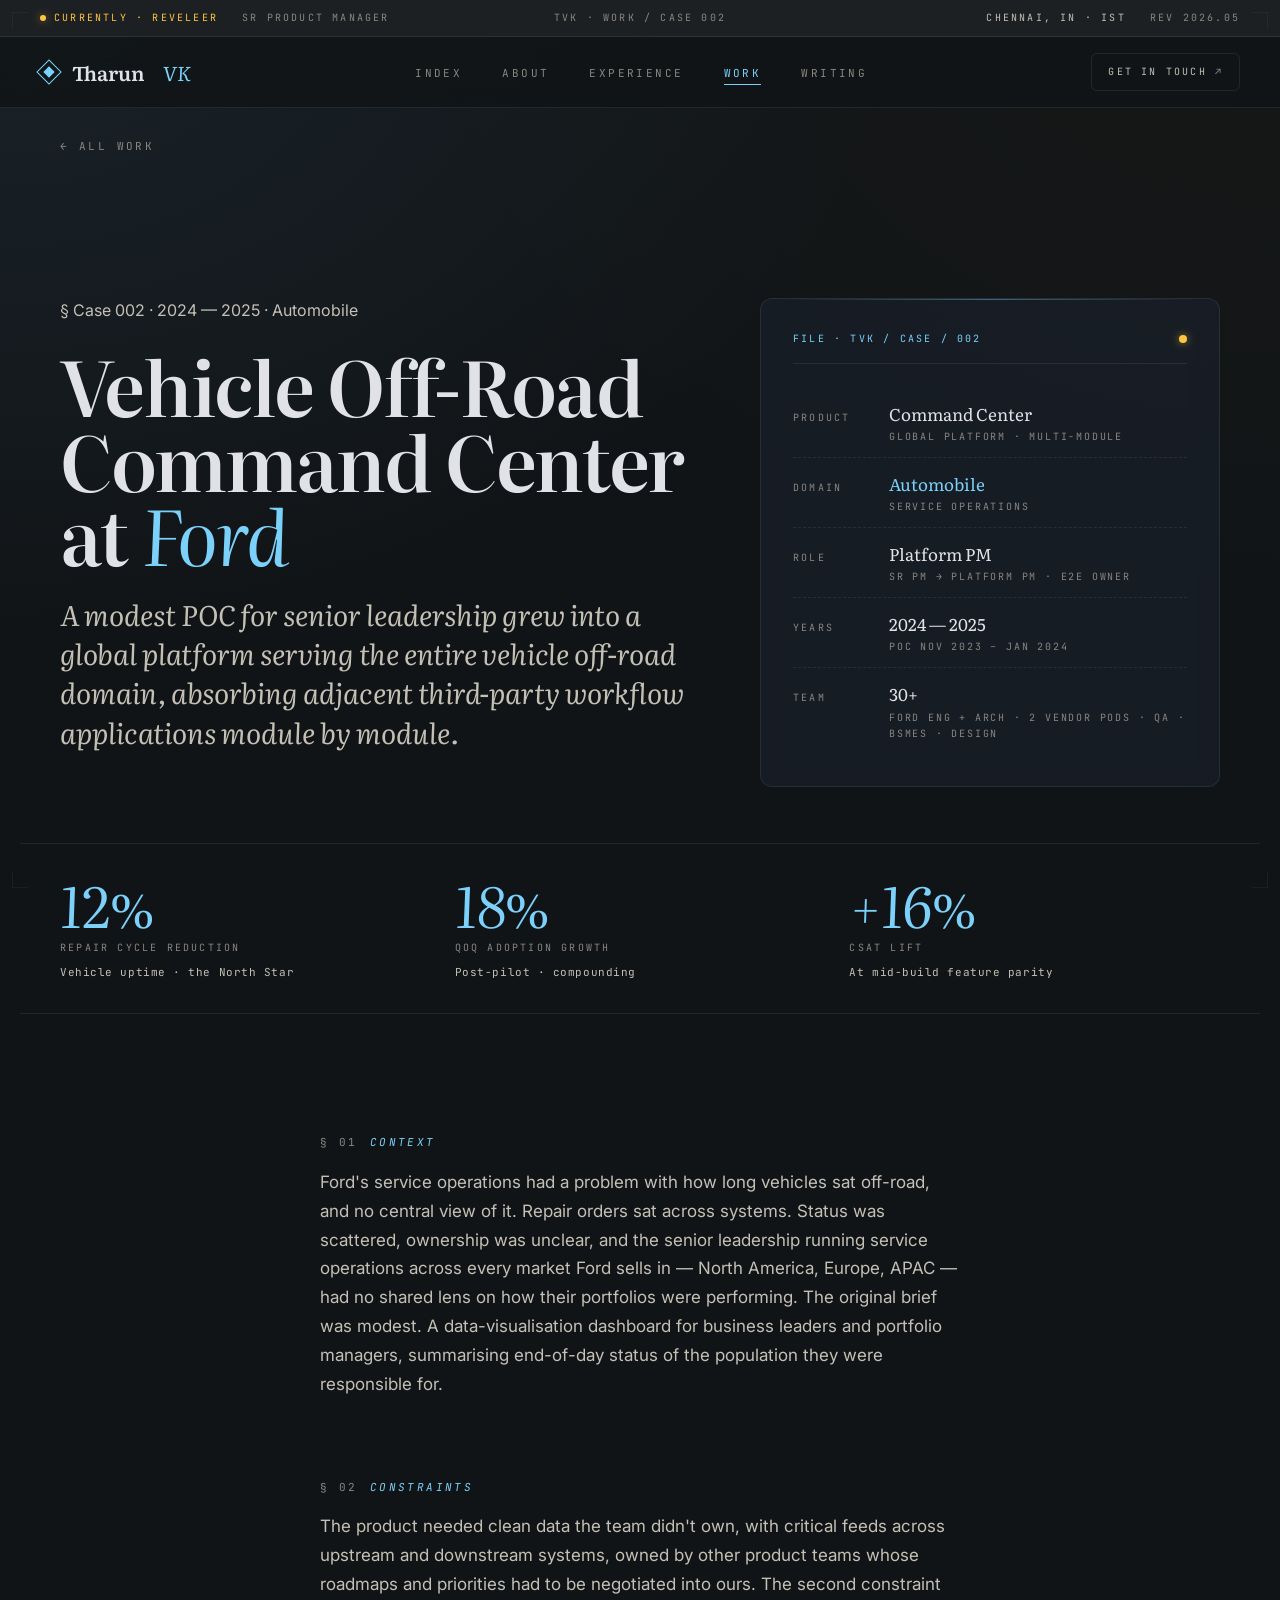
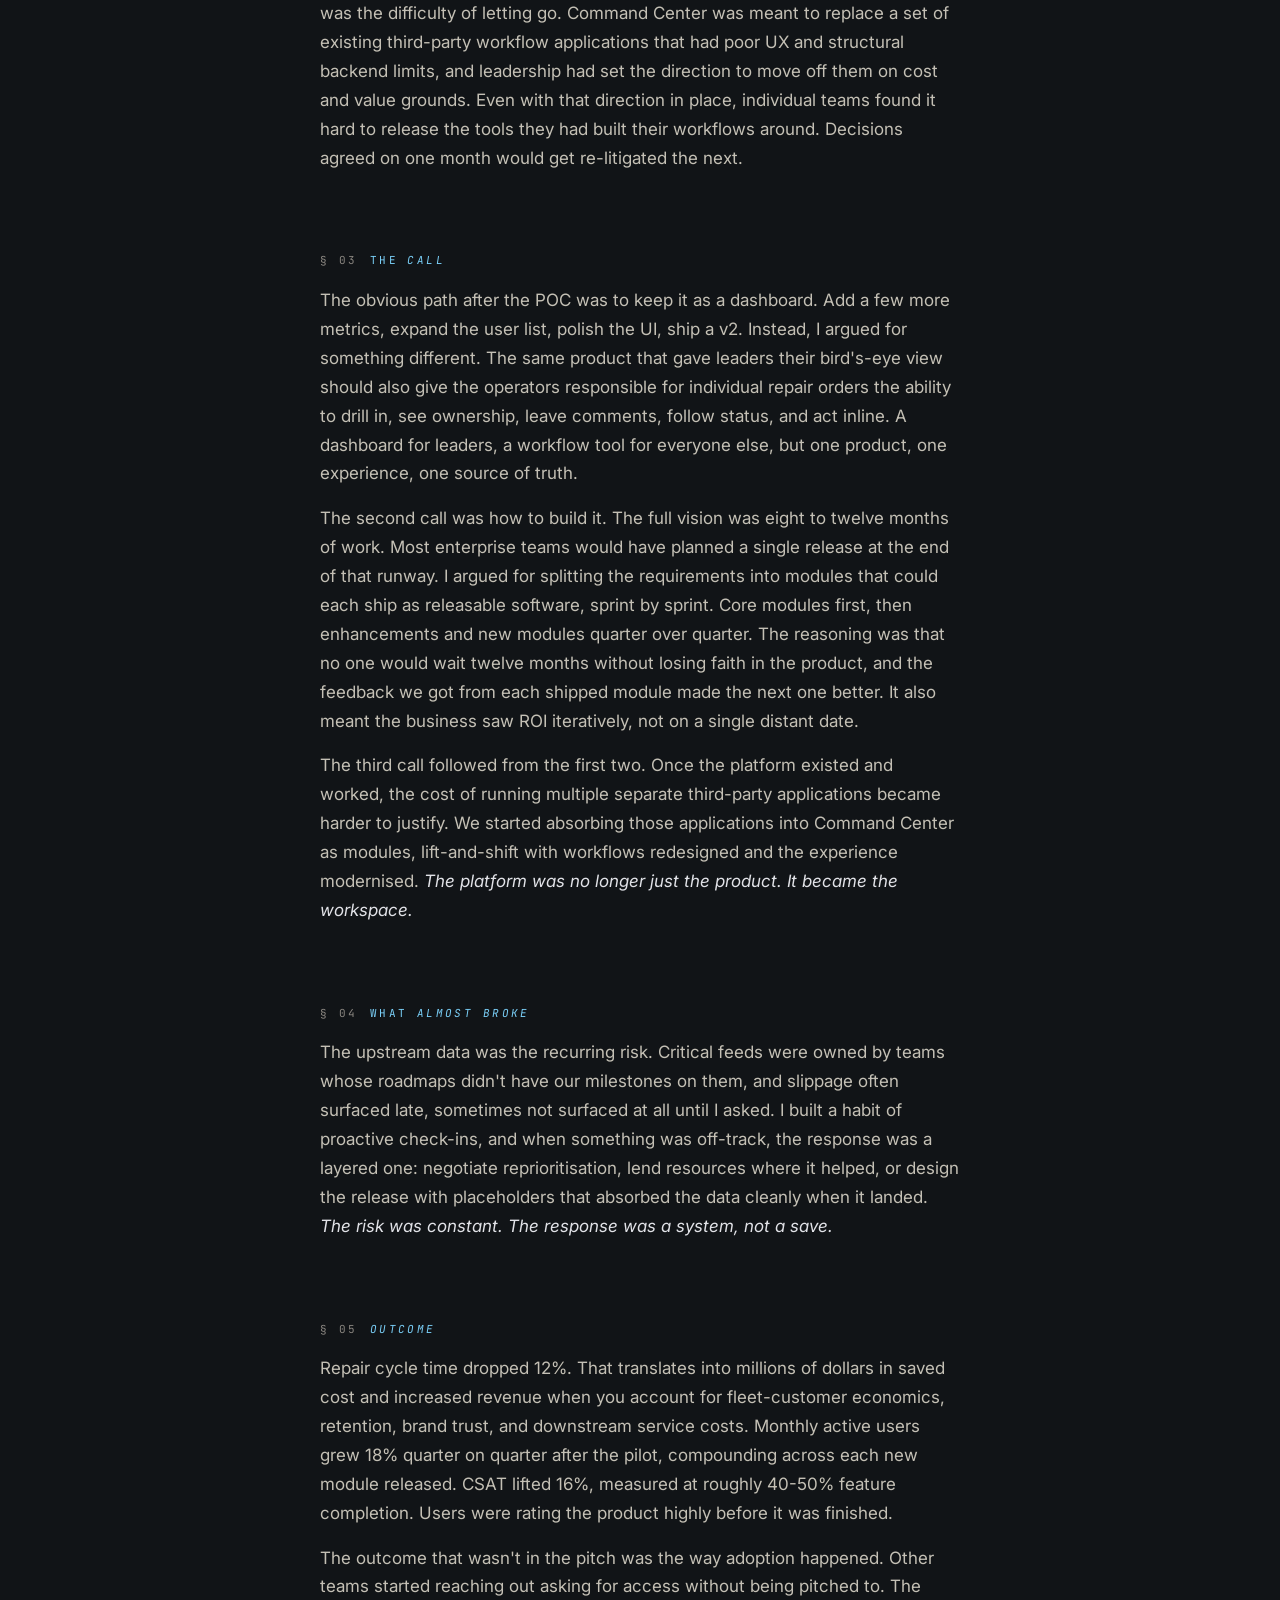
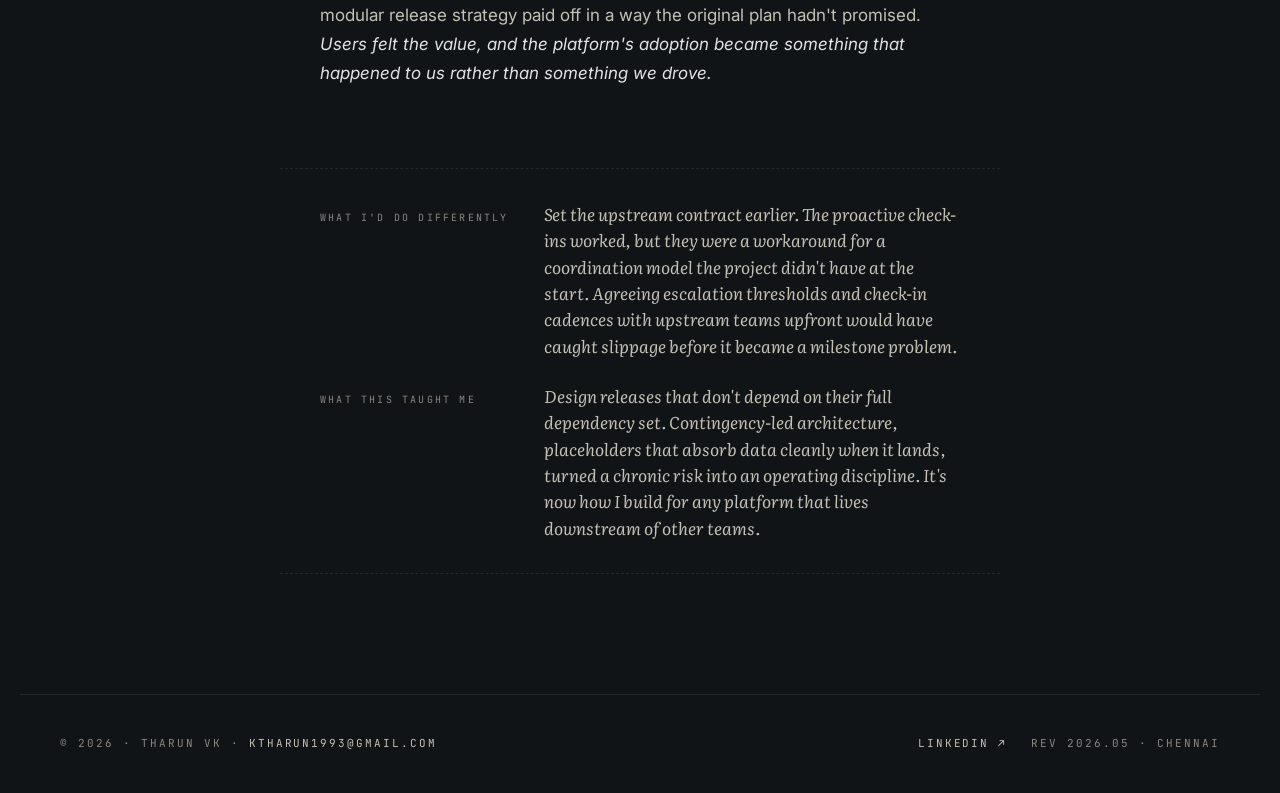
<file: work/ford-vehicle-off-road.html>
<!DOCTYPE html>
<html lang="en">
<head>
  <meta charset="UTF-8" />
  <meta name="viewport" content="width=device-width, initial-scale=1.0" />
  <title>Vehicle Off-Road Command Center at Ford — Tharun VK</title>
  <meta name="description" content="Building a platform for Ford's global service operations. From a leadership dashboard POC to a workspace serving the whole vehicle off-road domain across every market Ford sells in." />

  <link rel="preconnect" href="https://fonts.googleapis.com" />
  <link rel="preconnect" href="https://fonts.gstatic.com" crossorigin />
  <link href="https://fonts.googleapis.com/css2?family=Literata:ital,wght@0,400;0,500;0,600;0,700;1,400;1,500;1,600&family=Inter:wght@400;500;600&family=JetBrains+Mono:wght@400;500&display=swap" rel="stylesheet" />

  <link rel="stylesheet" href="/styles/tokens.css" />
  <link rel="stylesheet" href="/styles/base.css" />
  <link rel="stylesheet" href="/styles/components.css" />

  <style>
    /* Case-study-specific layout patterns.
       These extend the design system; nothing here overrides existing tokens. */

    .case-hero {
      max-width: var(--max-content, 1240px);
      margin: 0 auto;
      padding: var(--s-11) var(--s-7) var(--s-8);
      display: grid;
      grid-template-columns: minmax(0, 1.4fr) minmax(280px, 1fr);
      gap: var(--s-8);
      align-items: start;
    }
    .case-hero .lead .eyebrow { margin-bottom: var(--s-5); }
    .case-hero .lead h1 {
      font-family: var(--serif);
      font-weight: 600;
      font-size: clamp(44px, 7vw, 76px);
      line-height: 0.98;
      letter-spacing: -0.025em;
      color: var(--paper);
      margin-bottom: var(--s-5);
    }
    .case-hero .lead h1 em {
      font-style: italic;
      color: var(--waterline);
      font-weight: 400;
    }
    .case-hero .lead .subtitle {
      font-family: var(--serif);
      font-style: italic;
      font-weight: 400;
      font-size: var(--t-tagline);
      color: var(--paper-dim);
      line-height: 1.4;
      max-width: 50ch;
    }

    .metric-strip {
      max-width: var(--max-content, 1240px);
      margin: 0 auto;
      padding: var(--s-6) var(--s-7);
      display: grid;
      grid-template-columns: repeat(3, 1fr);
      gap: var(--s-5);
      border-top: 1px solid var(--rivet);
      border-bottom: 1px solid var(--rivet);
    }
    .metric-strip .metric {
      display: flex;
      flex-direction: column;
      gap: var(--s-2);
    }
    .metric-strip .metric .big {
      font-family: var(--serif);
      font-style: italic;
      font-weight: 400;
      font-size: clamp(36px, 5vw, 56px);
      line-height: 1;
      letter-spacing: -0.02em;
      color: var(--waterline);
    }
    .metric-strip .metric .lbl {
      font-family: var(--mono);
      font-size: 10px;
      text-transform: uppercase;
      letter-spacing: var(--ls-mono-md);
      color: var(--paper-mute);
    }
    .metric-strip .metric .delta {
      font-family: var(--mono);
      font-size: 11px;
      color: var(--paper-dim);
      letter-spacing: 0.05em;
    }

    .case-body {
      max-width: 720px;
      margin: 0 auto;
      padding: var(--s-10) var(--s-7) var(--s-9);
    }
    .case-section {
      margin-bottom: var(--s-9);
    }
    .case-section:last-child { margin-bottom: 0; }
    .case-section .sec-mark {
      font-family: var(--mono);
      font-size: 11px;
      text-transform: uppercase;
      letter-spacing: var(--ls-mono-md);
      color: var(--paper-mute);
      margin-bottom: var(--s-4);
      display: flex;
      align-items: baseline;
      gap: var(--s-3);
    }
    .case-section .sec-mark .num { color: var(--paper-mute); }
    .case-section .sec-mark .ttl { color: var(--waterline); }
    .case-section .sec-mark .ttl em { font-style: italic; }
    .case-section p {
      font-family: var(--sans);
      font-weight: 400;
      font-size: 17px;
      line-height: 1.7;
      color: var(--paper-dim);
      margin-bottom: var(--s-4);
    }
    .case-section p:last-child { margin-bottom: 0; }
    .case-section p em {
      font-style: italic;
      color: var(--paper);
    }
    .case-section p .accent {
      color: var(--waterline);
      font-style: italic;
    }

    .reflection {
      max-width: 720px;
      margin: 0 auto var(--s-9);
      padding: var(--s-6) var(--s-7);
      border-top: 1px dashed var(--rivet);
      border-bottom: 1px dashed var(--rivet);
      display: grid;
      grid-template-columns: 1fr;
      gap: var(--s-5);
    }
    .reflection .item {
      display: grid;
      grid-template-columns: 200px 1fr;
      gap: var(--s-5);
      align-items: baseline;
    }
    .reflection .item .label {
      font-family: var(--mono);
      font-size: 10px;
      text-transform: uppercase;
      letter-spacing: var(--ls-mono-md);
      color: var(--paper-mute);
    }
    .reflection .item .text {
      font-family: var(--serif);
      font-style: italic;
      font-weight: 400;
      font-size: 17px;
      line-height: 1.55;
      color: var(--paper-dim);
    }

    .case-nav-back {
      max-width: var(--max-content, 1240px);
      margin: 0 auto;
      padding: var(--s-5) var(--s-7) 0;
    }
    .case-nav-back a {
      font-family: var(--mono);
      font-size: 11px;
      text-transform: uppercase;
      letter-spacing: var(--ls-mono-md);
      color: var(--paper-mute);
      text-decoration: none;
      transition: color var(--d-base, 350ms);
    }
    .case-nav-back a:hover { color: var(--waterline); }

    @media (max-width: 880px) {
      .case-hero {
        grid-template-columns: 1fr;
        padding: var(--s-9) var(--s-5) var(--s-7);
        gap: var(--s-6);
      }
      .metric-strip {
        grid-template-columns: 1fr;
        gap: var(--s-5);
        padding: var(--s-5);
      }
      .case-body { padding: var(--s-8) var(--s-5); }
      .reflection { padding: var(--s-5); }
      .reflection .item { grid-template-columns: 1fr; gap: var(--s-2); }
    }
  </style>
</head>
<body>

<div class="frame">
  <span class="c tl"></span><span class="c tr"></span>
  <span class="c bl"></span><span class="c br"></span>
</div>

<div class="statusbar">
  <div class="left">
    <span class="live"><span class="pip"></span>Currently · Reveleer</span>
    <span>Sr Product Manager</span>
  </div>
  <div class="center">TVK · Work / Case 002</div>
  <div class="right">
    <span class="clk">Chennai, IN · IST</span>
    <span>Rev 2026.05</span>
  </div>
</div>

<nav class="primary">
  <div class="brand"><a href="/" style="display:inline-flex;align-items:center;gap:14px;"><span class="brand-glyph"></span>Tharun <em>VK</em></a></div>
  <ul>
    <li><a href="/">Index</a></li>
    <li><a href="/about.html">About</a></li>
    <li><a href="/experience.html">Experience</a></li>
    <li><a href="/work.html" class="active">Work</a></li>
    <li><a href="/writing.html">Writing</a></li>
  </ul>
  <a href="mailto:ktharun1993@gmail.com" class="nav-cta">Get in touch <em>↗</em></a>
</nav>

<main>

  <div class="case-nav-back">
    <a href="/work.html">← All work</a>
  </div>

  <!-- HERO + META CARD -->
  <section class="case-hero">
    <div class="lead">
      <div class="eyebrow">§ Case 002 · 2024 — 2025 · Automobile</div>
      <h1>Vehicle Off-Road Command Center at <em>Ford</em></h1>
      <p class="subtitle">A modest POC for senior leadership grew into a global platform serving the entire vehicle off-road domain, absorbing adjacent third-party workflow applications module by module.</p>
    </div>

    <aside class="meta-card">
      <div class="file-id">
        <span>FILE · TVK / CASE / 002</span>
        <span class="pip"></span>
      </div>
      <div class="row">
        <span class="k">Product</span>
        <span class="v">Command Center<small>Global platform · multi-module</small></span>
      </div>
      <div class="row">
        <span class="k">Domain</span>
        <span class="v accent">Automobile<small>Service Operations</small></span>
      </div>
      <div class="row">
        <span class="k">Role</span>
        <span class="v">Platform PM<small>Sr PM → Platform PM · E2E owner</small></span>
      </div>
      <div class="row">
        <span class="k">Years</span>
        <span class="v">2024 — 2025<small>POC Nov 2023 – Jan 2024</small></span>
      </div>
      <div class="row">
        <span class="k">Team</span>
        <span class="v">30+<small>Ford eng + arch · 2 vendor pods · QA · BSMEs · design</small></span>
      </div>
    </aside>
  </section>

  <!-- METRIC STRIP -->
  <section class="metric-strip">
    <div class="metric">
      <div class="big">12<em>%</em></div>
      <div class="lbl">Repair cycle reduction</div>
      <div class="delta">Vehicle uptime · the North Star</div>
    </div>
    <div class="metric">
      <div class="big">18<em>%</em></div>
      <div class="lbl">QoQ adoption growth</div>
      <div class="delta">Post-pilot · compounding</div>
    </div>
    <div class="metric">
      <div class="big">+16<em>%</em></div>
      <div class="lbl">CSAT lift</div>
      <div class="delta">At mid-build feature parity</div>
    </div>
  </section>

  <!-- PROSE BODY -->
  <article class="case-body">

    <div class="case-section">
      <div class="sec-mark"><span class="num">§ 01</span><span class="ttl"><em>Context</em></span></div>
      <p>Ford's service operations had a problem with how long vehicles sat off-road, and no central view of it. Repair orders sat across systems. Status was scattered, ownership was unclear, and the senior leadership running service operations across every market Ford sells in — North America, Europe, APAC — had no shared lens on how their portfolios were performing. The original brief was modest. A data-visualisation dashboard for business leaders and portfolio managers, summarising end-of-day status of the population they were responsible for.</p>
    </div>

    <div class="case-section">
      <div class="sec-mark"><span class="num">§ 02</span><span class="ttl"><em>Constraints</em></span></div>
      <p>The product needed clean data the team didn't own, with critical feeds across upstream and downstream systems, owned by other product teams whose roadmaps and priorities had to be negotiated into ours. The second constraint was the difficulty of letting go. Command Center was meant to replace a set of existing third-party workflow applications that had poor UX and structural backend limits, and leadership had set the direction to move off them on cost and value grounds. Even with that direction in place, individual teams found it hard to release the tools they had built their workflows around. Decisions agreed on one month would get re-litigated the next.</p>
    </div>

    <div class="case-section">
      <div class="sec-mark"><span class="num">§ 03</span><span class="ttl">The <em>call</em></span></div>
      <p>The obvious path after the POC was to keep it as a dashboard. Add a few more metrics, expand the user list, polish the UI, ship a v2. Instead, I argued for something different. The same product that gave leaders their bird's-eye view should also give the operators responsible for individual repair orders the ability to drill in, see ownership, leave comments, follow status, and act inline. A dashboard for leaders, a workflow tool for everyone else, but one product, one experience, one source of truth.</p>
      <p>The second call was how to build it. The full vision was eight to twelve months of work. Most enterprise teams would have planned a single release at the end of that runway. I argued for splitting the requirements into modules that could each ship as releasable software, sprint by sprint. Core modules first, then enhancements and new modules quarter over quarter. The reasoning was that no one would wait twelve months without losing faith in the product, and the feedback we got from each shipped module made the next one better. It also meant the business saw ROI iteratively, not on a single distant date.</p>
      <p>The third call followed from the first two. Once the platform existed and worked, the cost of running multiple separate third-party applications became harder to justify. We started absorbing those applications into Command Center as modules, lift-and-shift with workflows redesigned and the experience modernised. <em>The platform was no longer just the product. It became the workspace.</em></p>
    </div>

    <div class="case-section">
      <div class="sec-mark"><span class="num">§ 04</span><span class="ttl">What <em>almost broke</em></span></div>
      <p>The upstream data was the recurring risk. Critical feeds were owned by teams whose roadmaps didn't have our milestones on them, and slippage often surfaced late, sometimes not surfaced at all until I asked. I built a habit of proactive check-ins, and when something was off-track, the response was a layered one: negotiate reprioritisation, lend resources where it helped, or design the release with placeholders that absorbed the data cleanly when it landed. <em>The risk was constant. The response was a system, not a save.</em></p>
    </div>

    <div class="case-section">
      <div class="sec-mark"><span class="num">§ 05</span><span class="ttl"><em>Outcome</em></span></div>
      <p>Repair cycle time dropped 12%. That translates into millions of dollars in saved cost and increased revenue when you account for fleet-customer economics, retention, brand trust, and downstream service costs. Monthly active users grew 18% quarter on quarter after the pilot, compounding across each new module released. CSAT lifted 16%, measured at roughly 40-50% feature completion. Users were rating the product highly before it was finished.</p>
      <p>The outcome that wasn't in the pitch was the way adoption happened. Other teams started reaching out asking for access without being pitched to. The modular release strategy paid off in a way the original plan hadn't promised. <em>Users felt the value, and the platform's adoption became something that happened to us rather than something we drove.</em></p>
    </div>

  </article>

  <!-- FOOTER REFLECTION -->
  <section class="reflection">
    <div class="item">
      <div class="label">What I'd do differently</div>
      <div class="text">Set the upstream contract earlier. The proactive check-ins worked, but they were a workaround for a coordination model the project didn't have at the start. Agreeing escalation thresholds and check-in cadences with upstream teams upfront would have caught slippage before it became a milestone problem.</div>
    </div>
    <div class="item">
      <div class="label">What this taught me</div>
      <div class="text">Design releases that don't depend on their full dependency set. Contingency-led architecture, placeholders that absorb data cleanly when it lands, turned a chronic risk into an operating discipline. It's now how I build for any platform that lives downstream of other teams.</div>
    </div>
  </section>

</main>

<footer>
  <div>© 2026 · Tharun VK · <a href="mailto:ktharun1993@gmail.com">ktharun1993@gmail.com</a></div>
  <div class="right">
    <a href="https://www.linkedin.com/in/tharunvk/" target="_blank" rel="noopener">LinkedIn ↗</a>
    <span>Rev 2026.05 · Chennai</span>
  </div>
</footer>

</body>
</html>
</file>
<file: styles/tokens.css>
/* ============================================================
   tokens.css — design refresh (Stitch language)
   
   The variable names here match the original token set so that
   existing components and inline styles continue to work without
   any HTML changes. Values are updated to match the new design
   language documented in design-system.md.
   
   Original site language:    "Abyss / Paper / Waterline"
   Refreshed site language:   "Ink / Mist / Sky"
   ============================================================ */

:root {

  /* ----- BACKGROUNDS ----- */
  --abyss:    #111417;   /* primary page background — was #0b1018 */
  --abyss-2:  #1d2023;   /* surface (cards, ticker)  — was #131923 */
  --abyss-3:  #282a2e;   /* elevated surface         — was #1a2030 */

  /* New surface tokens for glassmorphism (additive — components can opt in) */
  --surface-glass:        rgba(30, 41, 59, 0.4);   /* slate-blue translucent */
  --surface-glass-strong: rgba(30, 41, 59, 0.7);
  --surface-blur:         12px;

  /* ----- FOREGROUND / TEXT ----- */
  --paper:      #e1e2e7;  /* primary text, headlines  — was #e8e4d6 */
  --paper-dim:  #c4c0b5;  /* secondary text            — warmer neutral, was #bec8ce */
  --paper-mute: #8a8680;  /* labels, metadata          — warmer neutral, was #94a3b8 */

  /* ----- ACCENTS ----- */
  --waterline:    #7bd1fa;   /* primary accent (sky blue) — was #4ea3c4 */
  --waterline-d:  #006686;   /* glow / shadow base        — was #296a83 */
  --waterline-bright: #c5eaff; /* extra bright for hero accents */
  --signal:       #ffc640;   /* secondary accent (live amber) — was #d8a85a */
  --signal-dim:   #f9bd22;

  /* ----- BORDERS ----- */
  --rivet:    rgba(255, 255, 255, 0.08);   /* primary hairline — was #262d3b */
  --rivet-h:  rgba(255, 255, 255, 0.16);   /* hover state      — was #323a4a */

  /* ----- TYPOGRAPHY ----- */
  --serif: 'Literata', Georgia, 'Times New Roman', serif;
  --sans:  'Inter', -apple-system, BlinkMacSystemFont, 'Segoe UI', sans-serif;
  --mono:  'JetBrains Mono', 'SF Mono', Menlo, Consolas, monospace;

  /* Type scale — tuned for Literata/Inter pairing */
  --t-eyebrow:    11px;
  --t-body-mono:  12px;
  --t-body:       16px;
  --t-prose:      clamp(16px, 1.1vw, 18px);
  --t-tagline:    clamp(22px, 2.2vw, 30px);
  --t-h3:         clamp(24px, 2.4vw, 28px);
  --t-h2:         clamp(40px, 5vw, 64px);
  --t-h1:         clamp(56px, 8vw, 96px);

  /* Letter spacing for mono uppercase — unchanged */
  --ls-mono-sm:  0.18em;
  --ls-mono-md:  0.22em;
  --ls-mono-lg:  0.28em;

  /* ----- SPACING ----- */
  --s-1:   4px;
  --s-2:   8px;
  --s-3:   12px;
  --s-4:   16px;
  --s-5:   24px;
  --s-6:   32px;
  --s-7:   40px;
  --s-8:   56px;
  --s-9:   80px;
  --s-10:  120px;
  --s-11:  140px;

  /* ----- SHAPE LANGUAGE ----- */
  /* New soft corner radii (adopt Stitch). Originally these were 0. */
  --r-sm:  4px;     /* tags, small chips */
  --r-md:  6px;     /* buttons, inputs */
  --r-lg:  8px;     /* cards */
  --r-xl:  12px;    /* large surfaces, meta-card */

  /* ----- LAYOUT ----- */
  --max-content: 1240px;
  --max-prose:   720px;

  /* ----- MOTION ----- */
  --d-fast:    200ms;
  --d-base:    350ms;
  --d-slow:    600ms;
  --d-breathe: 3s;
  --d-marquee: 60s;
  --ease-out:  cubic-bezier(0.2, 0.6, 0.2, 1);
  --ease-soft: cubic-bezier(0.2, 0.8, 0.2, 1);

}
</file>
<file: styles/base.css>
/* ============================================================
   base.css — design refresh
   
   Reset, typography defaults, page texture, and global behaviour.
   Loaded after tokens.css; components.css loads after this.
   ============================================================ */

/* ----- RESET ----- */
*, *::before, *::after { box-sizing: border-box; }
* { margin: 0; padding: 0; }

html {
  -webkit-font-smoothing: antialiased;
  -moz-osx-font-smoothing: grayscale;
  text-rendering: optimizeLegibility;
  scroll-behavior: smooth;
}

body {
  font-family: var(--sans);
  font-size: var(--t-body);
  line-height: 1.6;
  color: var(--paper-dim);
  background-color: var(--abyss);
  /* Subtle mesh gradient — provides the depth Stitch's design uses. */
  background-image:
    radial-gradient(at 0% 0%,   rgba(125, 211, 252, 0.08) 0px, transparent 50%),
    radial-gradient(at 100% 0%, rgba(249, 189, 34, 0.025) 0px, transparent 50%);
  background-attachment: fixed;
  overflow-x: hidden;
  min-height: 100vh;
}

img, svg, video, canvas, picture {
  display: block;
  max-width: 100%;
}

a {
  color: inherit;
  text-decoration: none;
}
a:focus-visible {
  outline: 2px solid var(--waterline);
  outline-offset: 2px;
  border-radius: var(--r-sm);
}

button {
  font: inherit;
  cursor: pointer;
  background: none;
  border: none;
  color: inherit;
}

/* ----- TYPOGRAPHY DEFAULTS ----- */
h1, h2, h3, h4, h5, h6 {
  font-family: var(--serif);
  font-weight: 600;
  line-height: 1.2;
  letter-spacing: -0.015em;
  color: var(--paper);
}
em {
  font-style: italic;
  color: var(--waterline);
  font-weight: inherit;
}
strong {
  font-weight: 600;
  color: var(--paper);
}

p {
  font-family: var(--sans);
  color: var(--paper-dim);
  line-height: 1.65;
}

/* ----- ACCESSIBILITY ----- */
@media (prefers-reduced-motion: reduce) {
  *, *::before, *::after {
    animation-duration: 0.01ms !important;
    animation-iteration-count: 1 !important;
    transition-duration: 0.01ms !important;
    scroll-behavior: auto !important;
  }
  /* Particle canvas should not render at all under reduced motion. */
  #particleCanvas { display: none !important; }
}

::selection {
  background: var(--waterline);
  color: var(--abyss);
}
</file>
<file: styles/components.css>
/* ============================================================
   components.css — design refresh
   
   All component patterns re-skinned in the Stitch design language.
   Class names match the original system so existing HTML continues
   to work without changes.
   ============================================================ */


/* ============================================================
   CORNER FRAME — kept for editorial feel, refined hairlines
   ============================================================ */
.frame {
  position: fixed;
  inset: 12px;
  pointer-events: none;
  z-index: 100;
}
.frame .c {
  position: absolute;
  width: 16px;
  height: 16px;
  border: 1px solid var(--rivet);
  opacity: 0.6;
}
.frame .tl { top: 0;    left: 0;    border-right: none; border-bottom: none; }
.frame .tr { top: 0;    right: 0;   border-left: none;  border-bottom: none; }
.frame .bl { bottom: 0; left: 0;    border-right: none; border-top: none; }
.frame .br { bottom: 0; right: 0;   border-left: none;  border-top: none; }


/* ============================================================
   STATUS BAR — top thin strip with live indicator
   ============================================================ */
.statusbar {
  position: relative;
  z-index: 30;
  display: grid;
  grid-template-columns: 1fr auto 1fr;
  align-items: center;
  gap: var(--s-5);
  padding: 10px var(--s-7);
  background: var(--abyss-2);
  border-bottom: 1px solid var(--rivet);
  font-family: var(--mono);
  font-size: 10px;
  text-transform: uppercase;
  letter-spacing: var(--ls-mono-md);
  color: var(--paper-mute);
}
.statusbar .left,
.statusbar .right {
  display: flex;
  align-items: center;
  gap: var(--s-5);
}
.statusbar .right { justify-content: flex-end; }
.statusbar .center { text-align: center; }

/* Live indicator with pulsing pip */
.statusbar .live {
  display: inline-flex;
  align-items: center;
  gap: var(--s-2);
  color: var(--signal);
}
.statusbar .live .pip {
  width: 6px;
  height: 6px;
  border-radius: 50%;
  background: var(--signal);
  box-shadow: 0 0 8px rgba(255, 198, 64, 0.5);
  animation: breathe var(--d-breathe) ease-in-out infinite;
}
@keyframes breathe {
  0%, 100% { opacity: 1; }
  50%      { opacity: 0.45; }
}

.statusbar .clk { color: var(--paper-dim); }


/* ============================================================
   DOMAIN TICKER — horizontally scrolling track
   ============================================================ */
.ticker {
  position: relative;
  z-index: 25;
  overflow: hidden;
  background: var(--abyss);
  border-bottom: 1px solid var(--rivet);
  padding: 10px 0;
}
.ticker .ticker-track {
  display: inline-block;
  white-space: nowrap;
  font-family: var(--mono);
  font-size: 11px;
  text-transform: uppercase;
  letter-spacing: var(--ls-mono-lg);
  color: var(--paper-dim);
  animation: marquee var(--d-marquee) linear infinite;
  padding-left: 100%;
}
/* Three accent bands inside the ticker — keep the colour vocabulary
   consistent with the rest of the site:
     .d  = domain words      → waterline (sky blue)
     .l  = live / current    → signal (amber)
     .w  = emphasised phrase → paper (bright cream)
     .m  = separators        → paper-mute (quiet) */
.ticker .ticker-track .d { color: var(--waterline); }
.ticker .ticker-track .l { color: var(--signal); }
.ticker .ticker-track .w { color: var(--paper); }
.ticker .ticker-track .m { color: var(--paper-mute); margin: 0 var(--s-3); }
@keyframes marquee {
  from { transform: translateX(0); }
  to   { transform: translateX(-100%); }
}


/* ============================================================
   PRIMARY NAV
   ============================================================ */
nav.primary {
  position: sticky;
  top: 0;
  z-index: 40;
  display: grid;
  grid-template-columns: auto 1fr auto;
  align-items: center;
  gap: var(--s-7);
  padding: var(--s-4) var(--s-7);
  background: rgba(17, 20, 23, 0.85);
  backdrop-filter: blur(var(--surface-blur));
  -webkit-backdrop-filter: blur(var(--surface-blur));
  border-bottom: 1px solid var(--rivet);
}
nav.primary .brand {
  display: inline-flex;
  align-items: center;
  gap: 14px;
  font-family: var(--serif);
  font-weight: 600;
  font-size: 20px;
  color: var(--paper);
}
nav.primary .brand em {
  font-style: italic;
  font-weight: 400;
  color: var(--waterline);
  margin-left: 4px;
}
nav.primary .brand-glyph {
  display: inline-block;
  width: 18px;
  height: 18px;
  border: 1px solid var(--waterline);
  transform: rotate(45deg);
  position: relative;
}
nav.primary .brand-glyph::after {
  content: '';
  position: absolute;
  inset: 4px;
  background: var(--waterline);
}

nav.primary ul {
  list-style: none;
  display: flex;
  justify-content: center;
  gap: var(--s-7);
}
nav.primary ul a {
  font-family: var(--mono);
  font-size: 11px;
  text-transform: uppercase;
  letter-spacing: var(--ls-mono-md);
  color: var(--paper-mute);
  padding-bottom: 4px;
  border-bottom: 1px solid transparent;
  transition: color var(--d-base) var(--ease-out),
              border-color var(--d-base) var(--ease-out);
}
nav.primary ul a:hover { color: var(--paper); }
nav.primary ul a.active {
  color: var(--waterline);
  border-bottom-color: var(--waterline);
}

nav.primary .nav-cta {
  display: inline-flex;
  align-items: center;
  gap: var(--s-2);
  padding: 10px var(--s-4);
  border: 1px solid var(--rivet);
  border-radius: var(--r-md);
  font-family: var(--mono);
  font-size: 10px;
  text-transform: uppercase;
  letter-spacing: var(--ls-mono-md);
  color: var(--paper-dim);
  transition: all var(--d-base) var(--ease-out);
}
nav.primary .nav-cta:hover {
  border-color: rgba(123, 209, 250, 0.4);
  color: var(--paper);
}
nav.primary .nav-cta em {
  font-style: normal;
  color: var(--paper-mute);
  transition: color var(--d-base);
}
nav.primary .nav-cta:hover em { color: var(--waterline); }


/* ============================================================
   HERO — home page
   The particle canvas is layered into the hero section via the
   home page HTML; this provides the layout shell.
   ============================================================ */
main .hero {
  position: relative;
  z-index: 2;
  max-width: var(--max-content);
  margin: 0 auto;
  padding: var(--s-11) var(--s-7) var(--s-9);
  display: grid;
  grid-template-columns: minmax(0, 1.4fr) minmax(280px, 1fr);
  gap: var(--s-8);
  align-items: center;
  min-height: calc(100vh - 120px);
}

.hero .eyebrow {
  display: inline-flex;
  align-items: center;
  gap: var(--s-3);
  font-family: var(--mono);
  font-size: var(--t-eyebrow);
  text-transform: uppercase;
  letter-spacing: var(--ls-mono-md);
  color: var(--waterline);
  margin-bottom: var(--s-5);
}
.hero .eyebrow::before {
  content: '';
  width: 40px;
  height: 1px;
  background: var(--waterline-bright);
  opacity: 0.5;
}

.hero h1 {
  font-family: var(--serif);
  font-weight: 700;
  font-size: var(--t-h1);
  line-height: 1.05;
  letter-spacing: -0.025em;
  color: var(--paper);
  margin-bottom: var(--s-6);
}
.hero h1 em {
  font-style: italic;
  color: var(--waterline);
  font-weight: 400;
}

.hero .tagline {
  font-family: var(--sans);
  font-size: clamp(18px, 1.6vw, 22px);
  line-height: 1.5;
  color: var(--paper-dim);
  margin-bottom: var(--s-5);
  max-width: 60ch;
}
.hero .tagline em {
  font-style: italic;
  color: var(--paper);
}

.hero .lede {
  font-family: var(--mono);
  font-size: 13px;
  line-height: 1.7;
  color: var(--paper-mute);
  max-width: 55ch;
}
.hero .lede .accent { color: var(--waterline); }


/* ============================================================
   META CARD — file-style key/value summary
   Glassmorphic in the refresh.
   ============================================================ */
.meta-card {
  background: var(--surface-glass);
  backdrop-filter: blur(var(--surface-blur));
  -webkit-backdrop-filter: blur(var(--surface-blur));
  border: 1px solid var(--rivet);
  border-radius: var(--r-xl);
  padding: var(--s-6);
  position: relative;
  transition: border-color var(--d-base) var(--ease-out),
              box-shadow var(--d-base) var(--ease-out);
}
.meta-card:hover {
  border-color: rgba(123, 209, 250, 0.25);
  box-shadow: 0 0 32px rgba(123, 209, 250, 0.08);
}

.meta-card::before {
  content: '';
  position: absolute;
  top: 0;
  left: var(--s-5);
  right: var(--s-5);
  height: 1px;
  background: linear-gradient(to right, transparent, var(--waterline), transparent);
  opacity: 0.4;
}

.meta-card .file-id {
  display: flex;
  justify-content: space-between;
  align-items: center;
  padding-bottom: var(--s-4);
  margin-bottom: var(--s-5);
  border-bottom: 1px solid var(--rivet);
  font-family: var(--mono);
  font-size: 10px;
  text-transform: uppercase;
  letter-spacing: var(--ls-mono-md);
  color: var(--waterline);
}
.meta-card .file-id .pip {
  width: 8px;
  height: 8px;
  border-radius: 50%;
  background: var(--signal);
  box-shadow: 0 0 8px rgba(255, 198, 64, 0.6);
  animation: breathe var(--d-breathe) ease-in-out infinite;
}

.meta-card .row {
  display: grid;
  grid-template-columns: 80px 1fr;
  gap: var(--s-4);
  align-items: baseline;
  padding: var(--s-3) 0;
  border-bottom: 1px dashed var(--rivet);
}
.meta-card .row:last-child { border-bottom: none; }

.meta-card .row .k {
  font-family: var(--mono);
  font-size: 10px;
  text-transform: uppercase;
  letter-spacing: var(--ls-mono-md);
  color: var(--paper-mute);
}
.meta-card .row .v {
  font-family: var(--serif);
  font-size: 17px;
  color: var(--paper);
  display: flex;
  flex-direction: column;
  gap: 2px;
}
.meta-card .row .v.accent { color: var(--waterline); }
.meta-card .row .v small {
  font-family: var(--mono);
  font-size: 10px;
  text-transform: uppercase;
  letter-spacing: var(--ls-mono-sm);
  color: var(--paper-mute);
}
.meta-card .row .v.domains-list {
  font-family: var(--mono);
  font-size: 10px;
  text-transform: uppercase;
  letter-spacing: var(--ls-mono-sm);
}
.meta-card .row .v.domains-list small { color: var(--paper-dim); }


/* ============================================================
   SECTION HEADER
   ============================================================ */
.sec-head {
  max-width: var(--max-content);
  margin: 0 auto;
  padding: var(--s-7);
  display: grid;
  grid-template-columns: auto 1fr auto;
  align-items: baseline;
  gap: var(--s-5);
  border-top: 1px solid var(--rivet);
  border-bottom: 1px solid var(--rivet);
}
.sec-head .num {
  font-family: var(--mono);
  font-size: 11px;
  text-transform: uppercase;
  letter-spacing: var(--ls-mono-md);
  color: var(--paper-mute);
}
.sec-head h2 {
  font-family: var(--serif);
  font-weight: 700;
  font-size: var(--t-h2);
  letter-spacing: -0.02em;
  color: var(--paper);
}
.sec-head h2 em {
  font-style: italic;
  font-weight: 400;
  color: var(--waterline);
}
.sec-head .meta {
  font-family: var(--mono);
  font-size: 11px;
  text-transform: uppercase;
  letter-spacing: var(--ls-mono-md);
  color: var(--paper-mute);
}


/* ============================================================
   PLACEHOLDER RIBBON
   ============================================================ */
.placeholder-ribbon {
  max-width: var(--max-content);
  margin: 0 auto;
  padding: var(--s-5) var(--s-7) 0;
  display: flex;
  justify-content: flex-end;
}
.placeholder-ribbon .tag {
  display: inline-block;
  padding: 6px var(--s-3);
  border: 1px dashed rgba(255, 198, 64, 0.5);
  border-radius: var(--r-sm);
  font-family: var(--mono);
  font-size: 10px;
  text-transform: uppercase;
  letter-spacing: var(--ls-mono-sm);
  color: var(--signal);
}


/* ============================================================
   EXPERIENCE / THE ARC
   ============================================================ */
.experience {
  max-width: var(--max-content);
  margin: 0 auto;
  padding: var(--s-7);
}
.exp-intro {
  font-family: var(--serif);
  font-size: var(--t-prose);
  line-height: 1.65;
  color: var(--paper-dim);
  max-width: 80ch;
  margin-bottom: var(--s-9);
}
.exp-intro em {
  font-style: italic;
  color: var(--paper);
}

.exp-list {
  display: flex;
  flex-direction: column;
}

.exp-row {
  position: relative;
  display: grid;
  grid-template-columns: 140px 1fr 200px 80px;
  gap: var(--s-5);
  padding: var(--s-6) var(--s-3);
  border-top: 1px solid var(--rivet);
  transition: background var(--d-base) var(--ease-out);
}
.exp-row:last-child { border-bottom: 1px solid var(--rivet); }
.exp-row:hover { background: rgba(255, 255, 255, 0.015); }
.exp-row:hover::before {
  content: '';
  position: absolute;
  left: 0;
  top: 0;
  bottom: 0;
  width: 2px;
  background: var(--waterline);
}

.exp-row.current::before {
  content: '';
  position: absolute;
  left: 0;
  top: 0;
  bottom: 0;
  width: 2px;
  background: var(--signal);
}

.exp-row .yr {
  font-family: var(--mono);
  font-size: 11px;
  text-transform: uppercase;
  letter-spacing: var(--ls-mono-sm);
  color: var(--paper-mute);
  padding-top: 4px;
}

.exp-row .body h3 {
  font-family: var(--serif);
  font-weight: 600;
  font-size: var(--t-h3);
  color: var(--paper);
  margin-bottom: 4px;
}
.exp-row .body h3 em {
  font-style: italic;
  font-weight: 400;
  color: var(--waterline);
}
.exp-row .body .role {
  font-family: var(--mono);
  font-size: 11px;
  text-transform: uppercase;
  letter-spacing: var(--ls-mono-sm);
  color: var(--paper-mute);
  margin-bottom: var(--s-3);
}
.exp-row .body .note {
  font-family: var(--sans);
  font-size: 15px;
  line-height: 1.6;
  color: var(--paper-dim);
  max-width: 65ch;
  margin-bottom: var(--s-4);
}
.exp-row .body .note em {
  font-style: italic;
  color: var(--paper);
}

.exp-row .promo {
  display: grid;
  grid-template-columns: 1fr 1fr;
  gap: var(--s-5);
  align-items: start;
  padding: var(--s-3) 0;
  border-top: 1px dashed var(--rivet);
  max-width: 380px;
}
.exp-row .promo > div {
  display: flex;
  flex-direction: column;
  gap: 4px;
}
.exp-row .promo > div + div {
  padding-left: var(--s-5);
  border-left: 1px dashed var(--rivet);
}
.exp-row .promo .label {
  font-family: var(--mono);
  font-size: 9px;
  text-transform: uppercase;
  letter-spacing: var(--ls-mono-sm);
  color: var(--paper-mute);
}
.exp-row .promo .val {
  font-family: var(--serif);
  font-size: 15px;
  color: var(--paper);
}
.exp-row .promo .val.fast { color: var(--waterline); }
.exp-row .promo .val.typical { color: var(--paper-dim); }

.exp-row .marker {
  display: flex;
  flex-direction: column;
  gap: var(--s-2);
  align-items: flex-start;
}
.exp-row .marker .badge {
  display: inline-block;
  padding: 4px 10px;
  border-radius: var(--r-sm);
  font-family: var(--mono);
  font-size: 10px;
  text-transform: uppercase;
  letter-spacing: var(--ls-mono-sm);
  border: 1px solid var(--rivet);
  color: var(--paper-dim);
}
.exp-row .marker .badge.fast {
  border-color: rgba(123, 209, 250, 0.4);
  color: var(--waterline);
}
.exp-row .marker .badge.young {
  border-color: rgba(255, 198, 64, 0.4);
  color: var(--signal);
}
.exp-row .marker .note {
  font-family: var(--mono);
  font-size: 9px;
  text-transform: uppercase;
  letter-spacing: var(--ls-mono-sm);
  color: var(--paper-mute);
}

.exp-row .status {
  font-family: var(--mono);
  font-size: 10px;
  text-transform: uppercase;
  letter-spacing: var(--ls-mono-sm);
  color: var(--paper-mute);
  text-align: right;
  padding-top: 4px;
}
.exp-row .status .v {
  color: var(--paper-dim);
}
.exp-row.current .status .v {
  color: var(--signal);
}


/* ============================================================
   WORK
   ============================================================ */
.work {
  max-width: var(--max-content);
  margin: 0 auto;
  padding: var(--s-7);
}
.work-intro {
  font-family: var(--serif);
  font-size: var(--t-prose);
  line-height: 1.65;
  color: var(--paper-dim);
  max-width: 80ch;
  margin-bottom: var(--s-8);
}
.work-intro em {
  font-style: italic;
  color: var(--paper);
}

.work-grid {
  display: grid;
  grid-template-columns: repeat(2, 1fr);
  gap: var(--s-5);
}

.work-card {
  background: var(--surface-glass);
  backdrop-filter: blur(var(--surface-blur));
  -webkit-backdrop-filter: blur(var(--surface-blur));
  border: 1px solid var(--rivet);
  border-radius: var(--r-lg);
  padding: var(--s-6);
  position: relative;
  overflow: hidden;
  transition: all var(--d-base) var(--ease-out);
}
.work-card:hover {
  border-color: rgba(123, 209, 250, 0.3);
  background: var(--surface-glass-strong);
  transform: translateY(-2px);
  box-shadow: 0 8px 24px rgba(0, 0, 0, 0.2),
              0 0 24px rgba(123, 209, 250, 0.08);
}

.work-card .meta {
  display: flex;
  justify-content: space-between;
  align-items: center;
  margin-bottom: var(--s-4);
  font-family: var(--mono);
  font-size: 10px;
  text-transform: uppercase;
  letter-spacing: var(--ls-mono-md);
  color: var(--paper-mute);
}
.work-card .meta .live-tag {
  color: var(--signal);
  display: inline-flex;
  align-items: center;
  gap: var(--s-2);
}
.work-card .meta .live-tag::before {
  content: '';
  width: 6px;
  height: 6px;
  border-radius: 50%;
  background: var(--signal);
  box-shadow: 0 0 8px rgba(255, 198, 64, 0.6);
  animation: breathe var(--d-breathe) ease-in-out infinite;
}

.work-card h3 {
  font-family: var(--serif);
  font-weight: 600;
  font-size: var(--t-h3);
  color: var(--paper);
  margin-bottom: 4px;
}
.work-card h3 em {
  font-style: italic;
  font-weight: 400;
  color: var(--waterline);
}
.work-card .role {
  font-family: var(--mono);
  font-size: 11px;
  text-transform: uppercase;
  letter-spacing: var(--ls-mono-sm);
  color: var(--paper-mute);
  margin-bottom: var(--s-4);
}
.work-card .desc {
  font-family: var(--sans);
  font-size: 14px;
  line-height: 1.6;
  color: var(--paper-dim);
  margin-bottom: var(--s-5);
}

.work-card .metrics {
  display: grid;
  grid-template-columns: repeat(3, 1fr);
  gap: var(--s-4);
  padding-top: var(--s-4);
  border-top: 1px dashed var(--rivet);
}
.work-card .metric .big {
  font-family: var(--serif);
  font-style: italic;
  font-weight: 400;
  font-size: 26px;
  color: var(--waterline);
  line-height: 1;
  margin-bottom: 6px;
}
.work-card .metric .lbl {
  font-family: var(--mono);
  font-size: 9px;
  text-transform: uppercase;
  letter-spacing: var(--ls-mono-sm);
  color: var(--paper-mute);
}

.work-card .scope {
  display: flex;
  flex-wrap: wrap;
  gap: var(--s-2);
  padding-top: var(--s-4);
  border-top: 1px dashed var(--rivet);
}
.work-card .scope .scope-item {
  display: inline-block;
  padding: 4px 10px;
  border-radius: var(--r-sm);
  border: 1px solid var(--rivet);
  font-family: var(--mono);
  font-size: 10px;
  text-transform: uppercase;
  letter-spacing: var(--ls-mono-sm);
  color: var(--paper-dim);
}

/* ----- LIVE card (Reveleer) overrides ----- */
/* The italic brand name picks up the warm signal colour, reinforcing
   the "currently / in flight" character of this card. */
.work-card.live h3 em {
  color: var(--signal);
}
/* Scope items get a small amber pip before their text, mirroring the
   live indicator language used throughout the site. */
.work-card.live .scope .scope-item {
  display: inline-flex;
  align-items: center;
  gap: 8px;
}
.work-card.live .scope .scope-item::before {
  content: '';
  width: 5px;
  height: 5px;
  border-radius: 50%;
  background: var(--signal);
  flex-shrink: 0;
}


/* ============================================================
   WRITING (teaser / empty state)
   ============================================================ */
.writing-teaser {
  max-width: var(--max-content);
  margin: 0 auto;
  padding: var(--s-7);
}
.writing-empty {
  border: 1px dashed var(--rivet);
  border-radius: var(--r-lg);
  padding: var(--s-9) var(--s-7);
  text-align: center;
  background: var(--surface-glass);
  backdrop-filter: blur(var(--surface-blur));
  -webkit-backdrop-filter: blur(var(--surface-blur));
}
.writing-empty .tag {
  display: inline-block;
  font-family: var(--mono);
  font-size: 10px;
  text-transform: uppercase;
  letter-spacing: var(--ls-mono-md);
  color: var(--paper-mute);
  margin-bottom: var(--s-4);
}
.writing-empty p {
  font-family: var(--serif);
  font-style: italic;
  font-weight: 400;
  font-size: 20px;
  color: var(--paper-dim);
  line-height: 1.5;
  max-width: 50ch;
  margin: 0 auto;
}
.writing-empty p em {
  font-style: italic;
  color: var(--paper);
}


/* ============================================================
   FOOTER
   ============================================================ */
footer {
  max-width: var(--max-content);
  margin: var(--s-10) auto 0;
  padding: var(--s-7);
  border-top: 1px solid var(--rivet);
  display: flex;
  justify-content: space-between;
  align-items: center;
  gap: var(--s-5);
  font-family: var(--mono);
  font-size: 11px;
  text-transform: uppercase;
  letter-spacing: var(--ls-mono-sm);
  color: var(--paper-mute);
}
footer a {
  color: var(--paper-dim);
  transition: color var(--d-base);
}
footer a:hover { color: var(--waterline); }
footer .right {
  display: flex;
  align-items: center;
  gap: var(--s-5);
}


/* ============================================================
   PARTICLE CANVAS — sits behind the hero
   ============================================================ */
#particleCanvas {
  position: absolute;
  top: 0;
  left: 0;
  width: 100%;
  height: 100%;
  z-index: 1;
  pointer-events: none;
}

main .hero { position: relative; }
main .hero > * { position: relative; z-index: 2; }


/* ============================================================
   RESPONSIVE — mobile collapse
   ============================================================ */
@media (max-width: 880px) {
  .statusbar {
    grid-template-columns: 1fr;
    text-align: center;
  }
  .statusbar .left,
  .statusbar .right { justify-content: center; }
  .statusbar .center { display: none; }

  nav.primary {
    grid-template-columns: 1fr auto;
    gap: var(--s-4);
    padding: var(--s-3) var(--s-5);
  }
  nav.primary ul { display: none; }

  main .hero {
    grid-template-columns: 1fr;
    padding: var(--s-9) var(--s-5);
    gap: var(--s-6);
  }

  .sec-head {
    padding: var(--s-5);
  }
  .experience,
  .work,
  .writing-teaser {
    padding: var(--s-5);
  }

  .exp-row {
    grid-template-columns: 1fr;
    gap: var(--s-3);
  }
  .exp-row .marker,
  .exp-row .status {
    text-align: left;
  }

  .work-grid {
    grid-template-columns: 1fr;
  }

  footer {
    flex-direction: column;
    gap: var(--s-4);
    padding: var(--s-5);
  }
}
</file>
